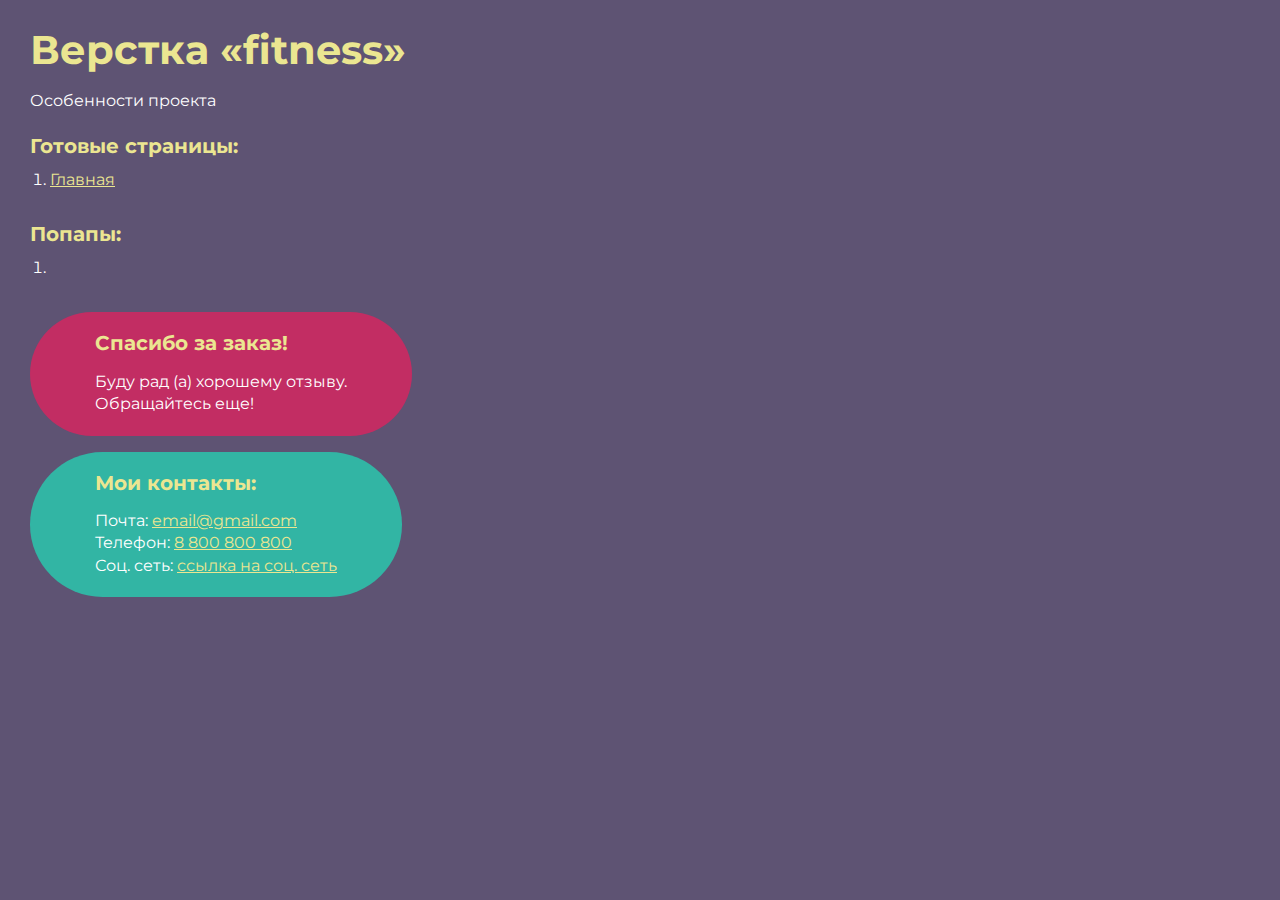
<file: index.html>
<!DOCTYPE html>
<html>

<head>
	<meta charset="UTF-8">
	<meta name="viewport" content="width=device-width, initial-scale=1.0">
	<title>Верстка «fitness»</title>
</head>

<body>
	<div class="rootpage">
		<h1>Верстка «fitness»</h1>
		<div class="rootpage__info">
			Особенности проекта
		</div>
		<h2>Готовые страницы:</h2>
		<ol class="rootpage__list">
			<li><a target="_blank" href="home.html">Главная</a></li>
		</ol>
		<h2>Попапы:</h2>
		<ol class="rootpage__list">
			<li><a target="_blank" href="home.html#"></a></li>
		</ol>
		<div class="rootpage__tnx">
			<h2>Спасибо за заказ!</h2>
			<p>Буду рад (а) хорошему отзыву.</p>
			<p>Обращайтесь еще!</p>
		</div>
		<div class="rootpage__contacts">
			<h2>Мои контакты:</h2>
			<p>Почта: <a href="mailto:email@gmail.com">email@gmail.com</a></p>
			<p>Телефон: <a href="tel:8800800800">8 800 800 800</a></p>
			<p>Соц. сеть: <a href="">ссылка на соц. сеть</a></p>
		</div>
	</div>
</body>
<style>
	@charset "UTF-8";
	@import url("https://fonts.googleapis.com/css?family=Montserrat:regular,700&display=swap");

	*,
	*::before,
	*::after {
		padding: 0px;
		margin: 0px;
		border: 0px;
		box-sizing: border-box;
	}

	html,
	body {
		height: 100%;
		margin: 0;
		padding: 0;
		min-width: 320px;
		width: 100%;
		color: #fff;
		background-color: #5e5373;
	}

	body {
		font-family: Montserrat;
		font-size: 100%;
		line-height: 1;
		font-size: 1rem;
	}

	a {
		text-decoration: underline;
		color: #ebe691
	}

	a:visited {
		text-decoration: underline;
		color: #aaa768;
	}

	a:hover {
		text-decoration: none;
	}

	ul li {
		list-style: none;
	}

	img {
		vertical-align: top;
	}

	.wrapper {
		width: 100%;
		min-height: 100%;
		overflow: hidden;
	}

	.rootpage {
		padding: 30px;
		display: flex;
		flex-direction: column;
		align-items: flex-start;
	}

	@media (max-width: 767px) {
		.rootpage {
			padding: 30px 15px;
		}
	}

	h1 {
		color: #ebe691;
		font-size: 2.5rem;
		margin: 0px 0px 1.25rem 0px;
	}

	@media (max-width: 767px) {
		h1 {
			font-size: 1.85rem;
			margin: 0px 0px 1.25rem 0px;
		}
	}

	h2 {
		color: #ebe691;
		font-size: 1.25rem;
		margin: 0px 0px 1rem 0px;
	}

	@media (max-width: 767px) {
		h2 {
			font-size: 1.125rem;
			margin: 0px 0px 1rem 0px;
		}
	}

	.rootpage__info {
		line-height: 140%;
		margin: 0px 0px 1.5rem 0px;
	}

	.rootpage__list {
		margin: 0px 0px 2.25rem 1.25rem;
	}

	.rootpage__list li:not(:last-child) {
		margin: 0px 0px 15px 0px;
	}

	.rootpage__contacts,
	.rootpage__tnx {
		border-radius: 200px;
		padding: 20px 65px;
		line-height: 140%;
	}

	@media (max-width: 767px) {

		.rootpage__contacts,
		.rootpage__tnx {
			border-radius: 40px;
			padding: 20px;
		}
	}

	.rootpage__contacts {
		background: #32b5a4;

	}

	.rootpage__contacts a {
		color: #ebe691;
	}

	.rootpage__tnx {
		background: #c22d63;
		margin: 0px 0px 1rem 0px;
	}
</style>

</html>
</file>
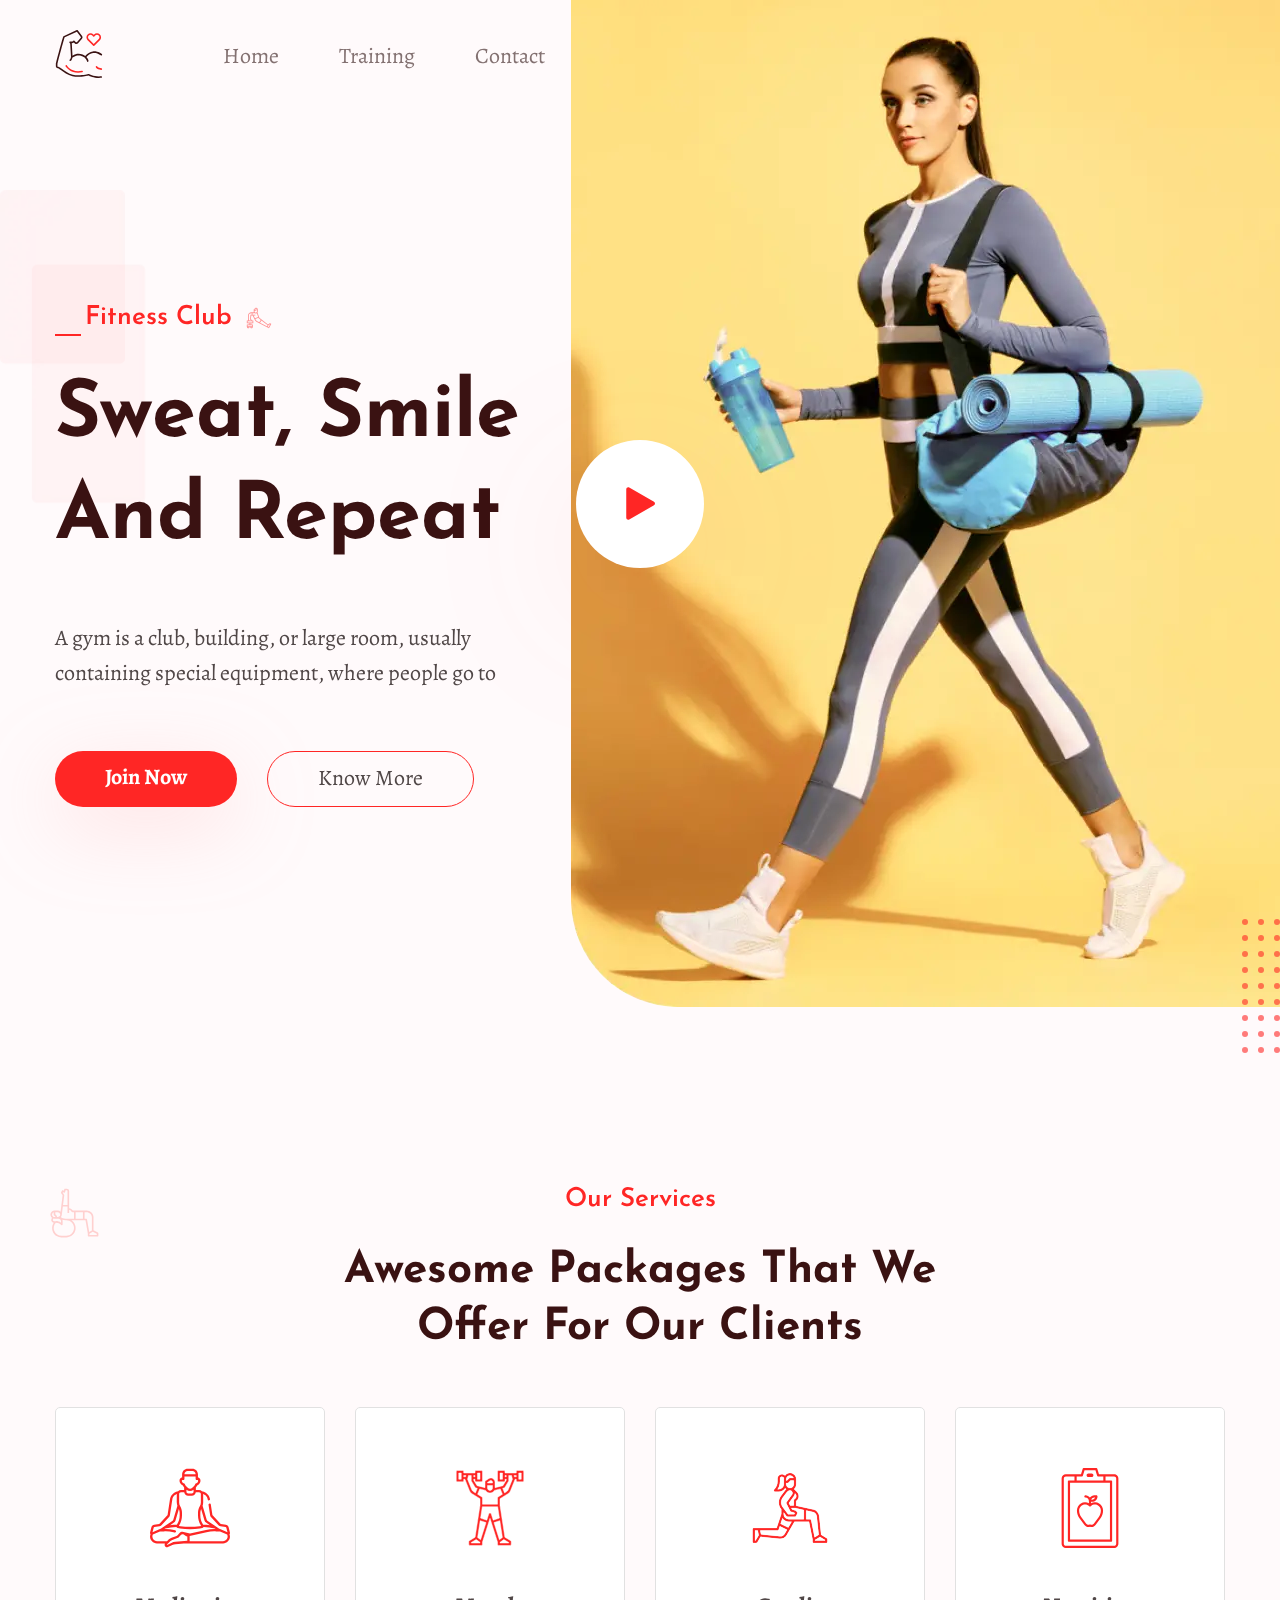
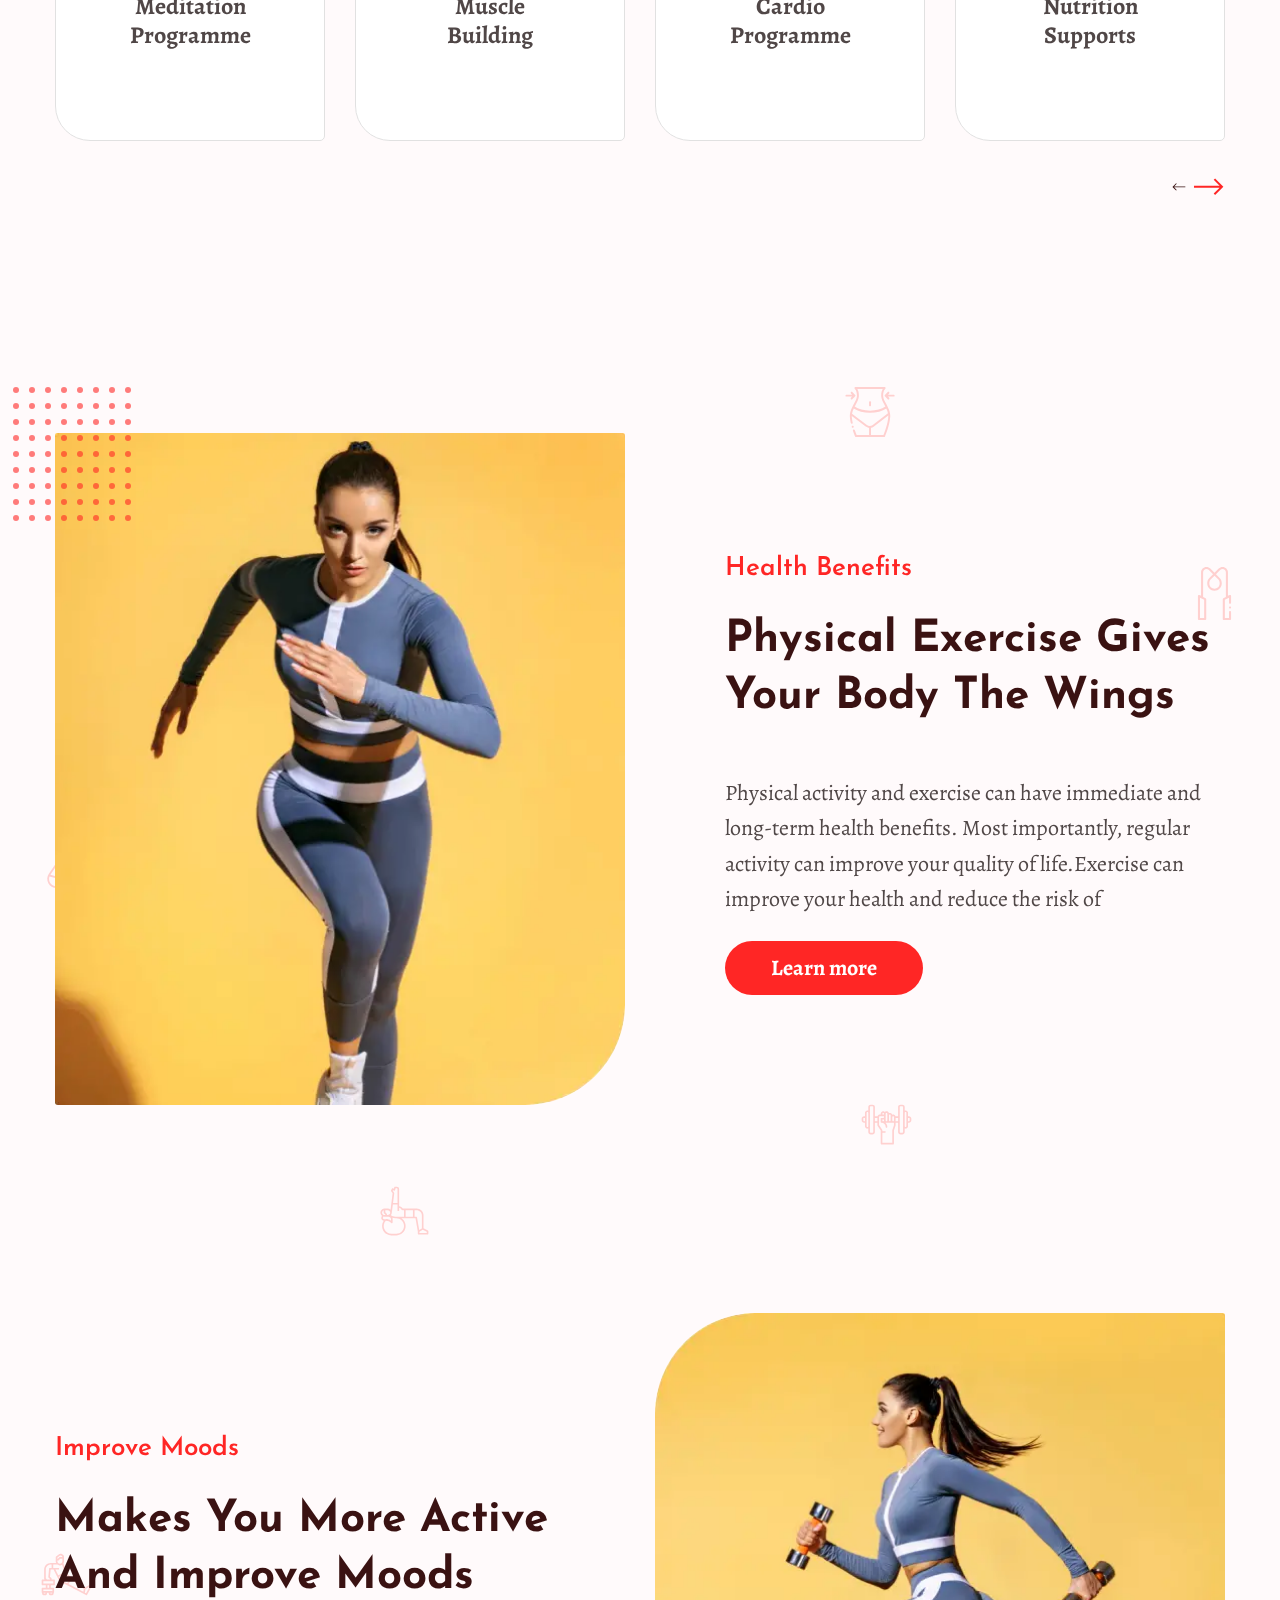
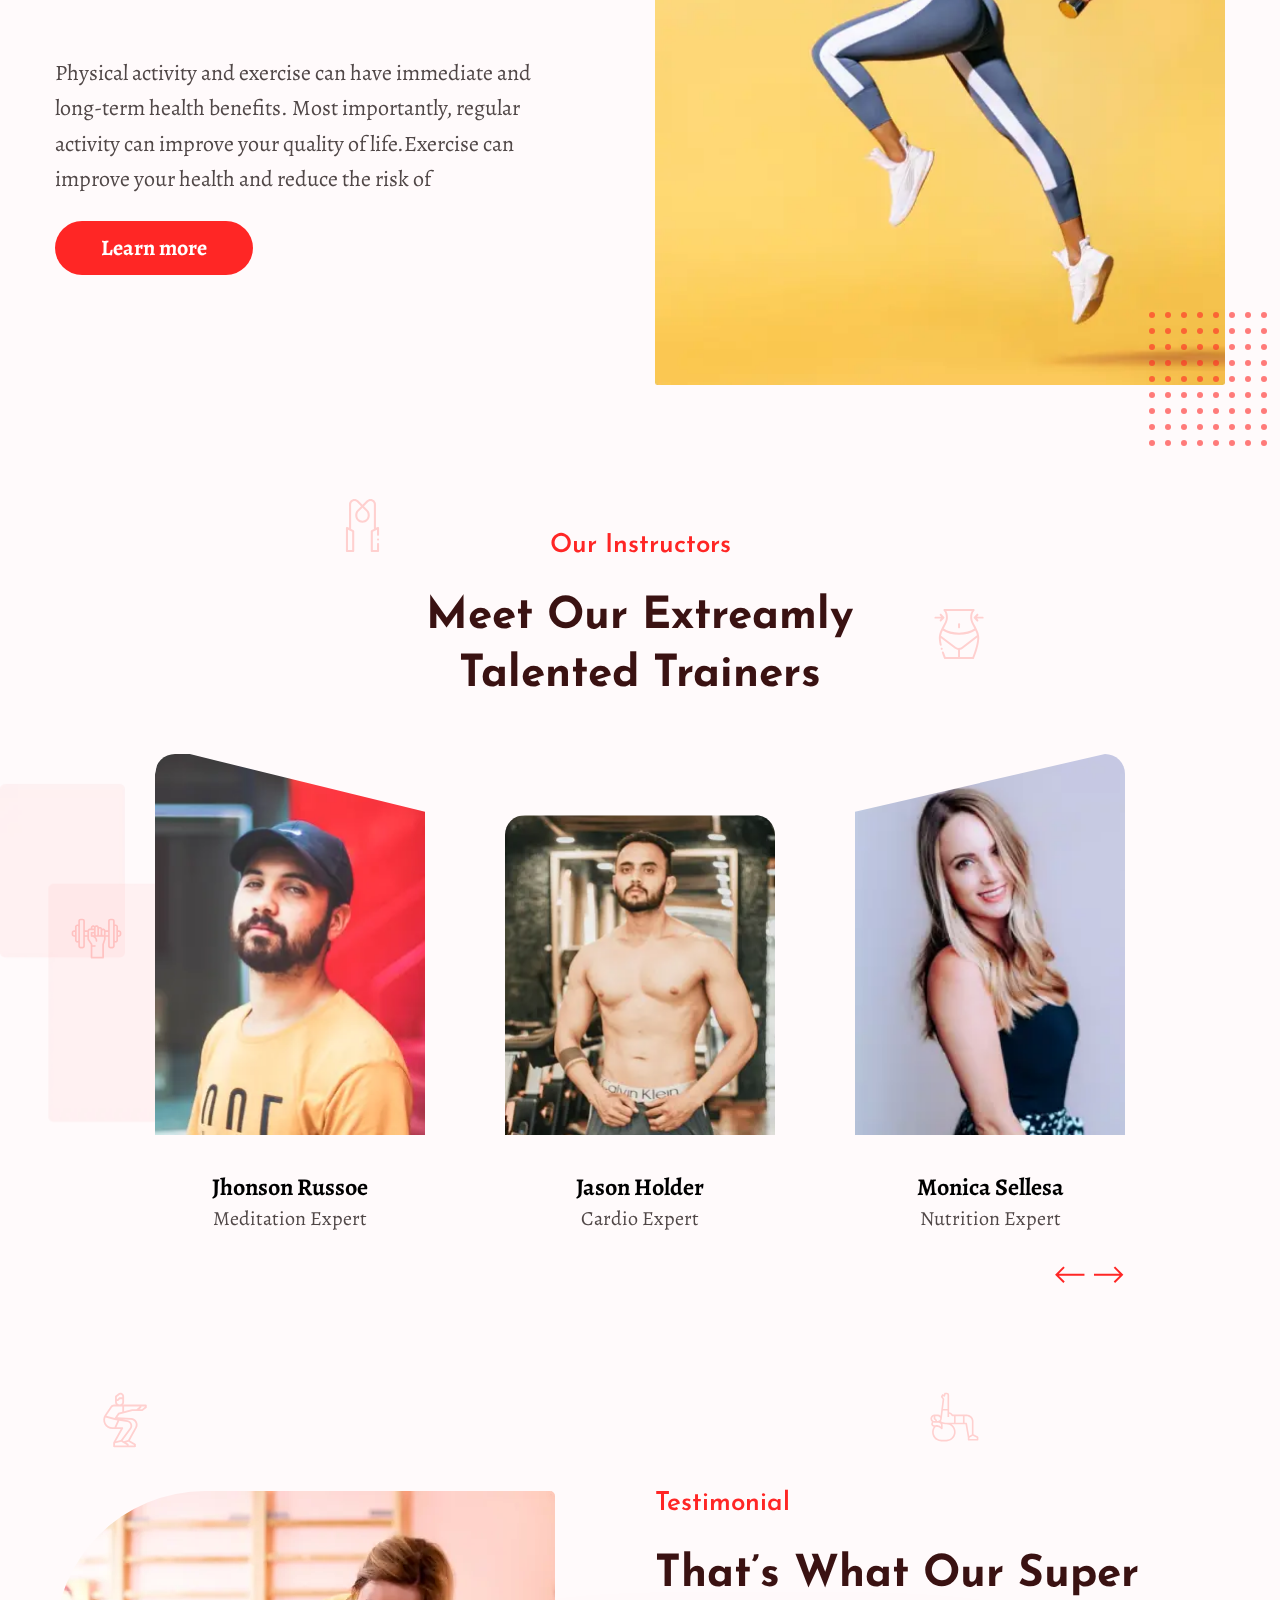
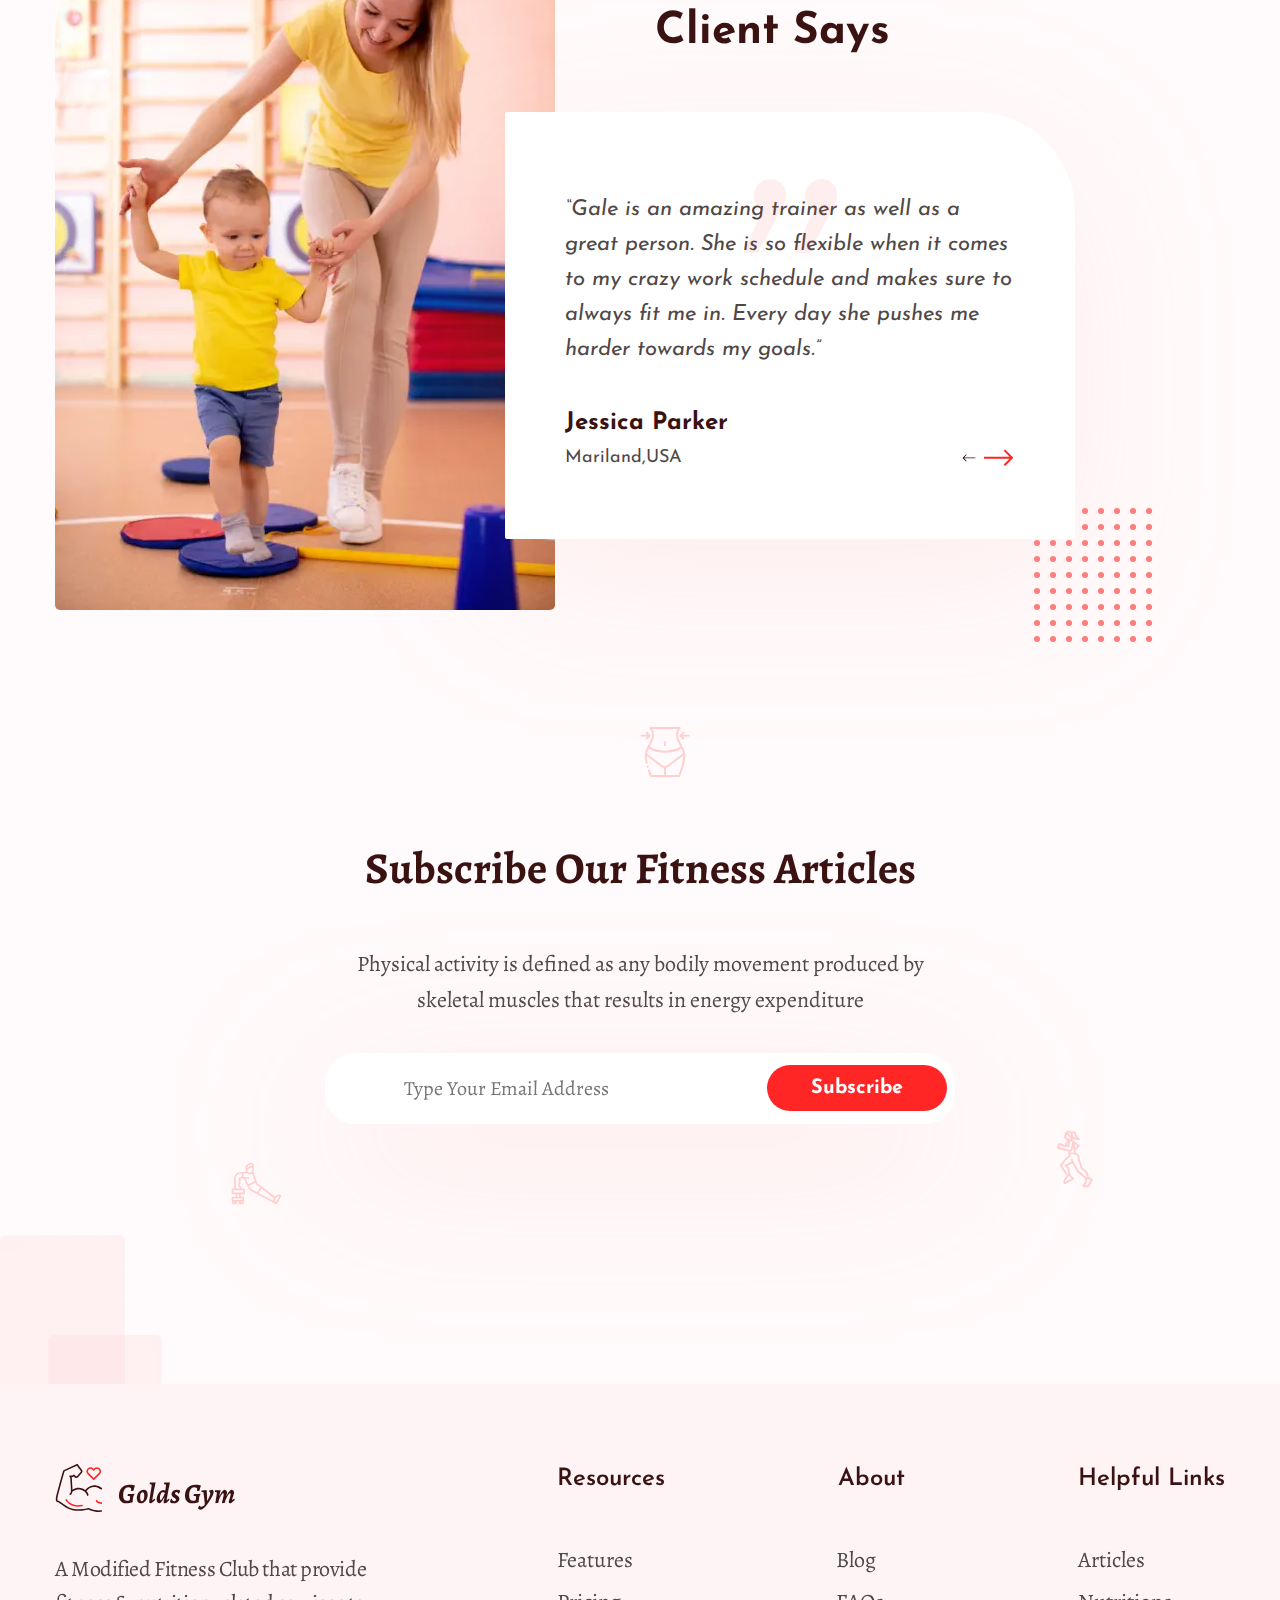
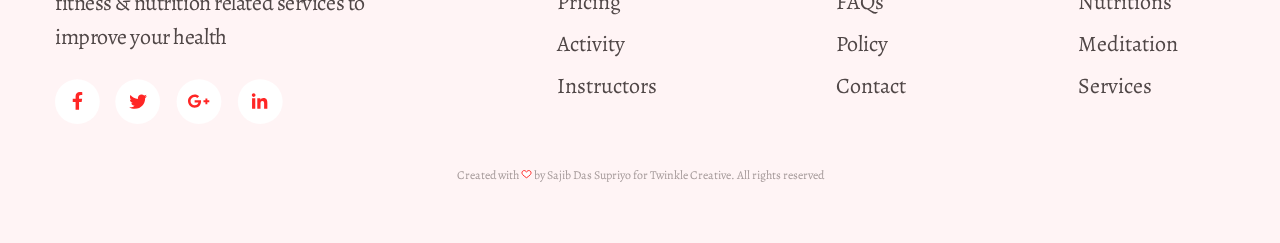
<file: home.html>
<!DOCTYPE html>
<html lang="ru">

<head>
	<title>Главная</title>
	<meta charset="UTF-8">
	<meta name="format-detection" content="telephone=no">
	<!-- <style>body{opacity: 0;}</style> -->
	<link rel="preconnect" href="https://fonts.googleapis.com">
	<link rel="preconnect" href="https://fonts.gstatic.com" crossorigin>
	<link href="https://fonts.googleapis.com/css2?family=Alegreya:wght@400;700&family=Josefin+Sans:wght@600;700&display=swap&_v=20230114164528" rel="stylesheet">
	<link rel="stylesheet" href="css/style.min.css?_v=20230114164528">
	<link rel="shortcut icon" href="favicon.ico">
	<!-- <meta name="robots" content="noindex, nofollow"> -->
	<meta name="viewport" content="width=device-width, initial-scale=1.0">
</head>

<body>
	<div class="wrapper">
		<header class="header" data-lp>
			<div class="header__container">
				<div class="header__inner">
					<a href="#" class="header__logo">
						<svg width="48" height="48" viewBox="0 0 48 48" fill="none" xmlns="http://www.w3.org/2000/svg">
							<g clip-path="url(#clip0_304_127)">
								<path class="heart" d="M38.1859 15.7237C38.3419 15.8797 38.5459 15.9573 38.7499 15.9573C38.9538 15.9573 39.1582 15.8793 39.3142 15.7237L44.8725 10.1653C46.4648 8.57266 46.4648 5.98099 44.8725 4.38834C43.2799 2.79532 40.6878 2.79605 39.0956 4.38834L38.7499 4.73331L38.4049 4.38834C36.8115 2.79568 34.2206 2.79568 32.6279 4.38834C31.8563 5.15994 31.4311 6.1857 31.4311 7.27664C31.4311 8.36758 31.8563 9.39371 32.6279 10.1649L38.1859 15.7237ZM33.7562 5.51663C34.2418 5.03104 34.879 4.78897 35.5162 4.78897C36.1534 4.78897 36.7914 5.0314 37.2766 5.51663L38.1859 6.4263C38.3357 6.57571 38.5385 6.65994 38.7499 6.65994C38.9615 6.65994 39.1644 6.57571 39.3142 6.4263L40.2239 5.51663C41.195 4.54507 42.7738 4.54617 43.7442 5.51663C44.7147 6.48709 44.7147 8.06656 43.7442 9.03702L38.7499 14.031L33.7562 9.03702C33.286 8.5668 33.0267 7.94131 33.0267 7.27701C33.0271 6.61197 33.286 5.98648 33.7562 5.51663Z" fill="#FF2625" />
								<path d="M46.2329 46.2799C39.4129 47.0365 34.0044 44.0167 33.9502 43.9864C33.7667 43.8816 33.5492 43.8534 33.3452 43.9094C33.2591 43.9325 24.6806 46.232 17.7713 44.6983C13.464 43.7406 9.40121 40.7066 6.43454 38.4914C6.0361 38.194 5.65854 37.9116 5.30405 37.6527C4.81992 37.2986 4.05014 37.0042 3.37155 36.7442C3.06686 36.6277 2.64938 36.4677 2.55966 36.4116C2.48203 36.3509 2.43954 36.2615 2.43954 36.1593V34.31C2.478 32.8466 8.61349 10.3294 9.56491 7.46487C9.58835 7.43118 9.6799 7.36489 9.74728 7.33303L21.8894 1.78713L25.8148 6.89761C26.0085 7.16238 25.9902 7.53262 25.7719 7.77688L21.893 12.1253C21.6392 12.4102 21.2119 12.4413 20.9467 12.2197L19.3783 10.7736C19.1944 10.6044 18.933 10.5484 18.688 10.5934C18.4422 10.6374 18.2225 10.8124 18.109 11.0351C17.9779 11.2932 16.7903 11.6096 15.5788 11.6188L15.1841 11.5789C14.8676 11.5412 14.5608 11.7063 14.4062 11.985C14.2509 12.2637 14.2773 12.6079 14.4721 12.8606C14.8091 13.296 15.0716 13.6458 15.2203 13.8465L15.9967 27.0436C15.5155 28.9179 15.0746 29.4503 14.9651 29.5569C14.6417 29.6591 14.407 29.9612 14.407 30.3179C14.407 30.7584 14.7644 31.1159 15.2049 31.1159C16.1098 31.1159 16.8789 29.9268 17.4963 27.6054C23.8424 22.8571 29.3806 27.3384 29.8149 27.7072C31.8305 29.7301 31.9554 31.0738 31.9594 31.1334C31.969 31.5656 32.3224 31.9135 32.7574 31.9135C33.198 31.9135 33.5554 31.5564 33.5554 31.1159C33.5554 30.9324 33.4887 29.3581 31.4237 27.0835C33.3712 24.6892 35.5886 23.3101 38.0308 23.0098C42.2415 22.4912 45.781 25.3228 45.8165 25.351C46.1585 25.6293 46.6602 25.578 46.9386 25.2367C47.2169 24.8958 47.1667 24.3941 46.8261 24.1154C46.6613 23.981 42.7433 20.829 37.8521 21.4241C34.9931 21.7709 32.4267 23.317 30.2144 26.0233C28.4189 24.8024 23.2707 22.039 17.5132 25.6531L16.799 13.5165C16.7917 13.3854 16.7514 13.2583 16.683 13.1466C17.3971 13.062 18.2474 12.8756 18.8641 12.4699L19.8921 13.4173C20.849 14.2204 22.2505 14.1204 23.0832 13.188L26.9621 8.83926C27.6777 8.03762 27.7374 6.82546 27.0918 5.94143L22.7675 0.311669C22.542 0.0176013 22.1428 -0.0823742 21.8033 0.0721667L9.09396 5.87734C8.96103 5.93557 8.28683 6.26186 8.06528 6.92837C7.61337 8.28481 0.843964 32.4265 0.843964 34.3074V36.1597C0.843964 36.7541 1.11093 37.3037 1.57565 37.6681C1.8082 37.8501 2.15573 37.9878 2.80136 38.2346C3.3287 38.4368 4.05051 38.7125 4.36215 38.9407C4.71298 39.197 5.08578 39.4757 5.47983 39.7702C8.56222 42.0722 12.7835 45.2245 17.4256 46.2561C24.0339 47.7246 31.7913 45.9492 33.4539 45.5303C34.5643 46.1041 38.638 48 43.9712 48C44.7581 48 45.573 47.959 46.409 47.8656C46.847 47.8173 47.1623 47.4225 47.114 46.9849C47.0649 46.5462 46.669 46.2283 46.2329 46.2799Z" fill="#3A1212" />
								<path d="M42.3249 36.6121C42.2809 36.2129 41.9429 35.9023 41.5316 35.9023C41.0911 35.9023 40.7337 36.2598 40.7337 36.7003C40.7337 37.2332 41.1274 39.0375 46.1877 39.8805C46.232 39.8878 46.2763 39.8915 46.3195 39.8915C46.7026 39.8915 47.0406 39.615 47.1058 39.225C47.1779 38.7903 46.8842 38.3794 46.4499 38.3065C42.9112 37.7169 42.3721 36.7183 42.3249 36.6121Z" fill="#FF2625" />
								<path d="M27.006 40.7073C16.5562 42.9456 12.0844 35.7957 11.8995 35.4906C11.6713 35.1138 11.1824 34.9926 10.8056 35.2189C10.4277 35.4456 10.3054 35.9356 10.532 36.3135C10.5848 36.401 11.8544 38.4852 14.5691 40.2605C16.4398 41.4833 19.2922 42.7292 23.1502 42.7292C24.4352 42.7292 25.8316 42.5911 27.34 42.2681C27.7711 42.1758 28.0457 41.7514 27.9534 41.3207C27.8608 40.8901 27.4371 40.6143 27.006 40.7073Z" fill="#FF2625" />
							</g>
						</svg>
					</a>
					<div class="header__menu menu">
						<nav class="menu__body">
							<ul class="menu__list">
								<li class="menu__item"><a href="#" class="menu__link">Home</a></li>
								<li class="menu__item">
									<a href="#" class="menu__link">Training</a>
								</li>
								<li class="menu__item">
									<a href="#" class="menu__link">Contact</a>
								</li>
							</ul>
						</nav>
					</div>
					<button type="button" class="menu__icon icon-menu"><span></span></button>
				</div>
			</div>
		</header>

		<main class="page">
			<section class="page__promo promo">
				<div class="promo__container">
					<div class="promo__inner">
						<div class="promo-info">
							<div class="block-head promo__head">
								<h2 class="block-head__title">Fitness Club</h2>
								<h1 class="block-head__subtitle">Sweat, Smile And Repeat</h1>
							</div>
							<div class="promo-info__text">
								A gym is a club, building, or large room, usually containing
								special equipment, where people go to
							</div>
							<div class="promo-info__btns">
								<a href="#" class="promo-info__btn promo-info__btn--red">Join Now</a>
								<a href="#" class="promo-info__btn promo-info__btn--transp">Know More</a>
							</div>
						</div>
						<div class="promo-play">
							<button type="button" class="promo-play__btn" data-popup=".popup__video" data-popup-youtube="6S5Zw2WuyFE">
								<img src="img/icons/play.svg" alt="play" />
							</button>
						</div>
						<div class="promo-img">
							<picture><source srcset="img/promo.webp" type="image/webp"><img src="img/promo.jpg" alt="img" class="promo-img__item" /></picture>
						</div>
					</div>
					<div class="promo-exercise">
						<div class="promo-exercise__text">Exercise</div>
					</div>
					<div class="promo-dotts">
						<svg width="118" height="134" viewBox="0 0 118 134" fill="none" xmlns="http://www.w3.org/2000/svg">
							<circle cx="3" cy="3" r="3" fill="#FF2625" fill-opacity="0.6" />
							<circle cx="19" cy="3" r="3" fill="#FF2625" fill-opacity="0.6" />
							<circle cx="35" cy="3" r="3" fill="#FF2625" fill-opacity="0.6" />
							<circle cx="51" cy="3" r="3" fill="#FF2625" fill-opacity="0.6" />
							<circle cx="67" cy="3" r="3" fill="#FF2625" fill-opacity="0.6" />
							<circle cx="83" cy="3" r="3" fill="#FF2625" fill-opacity="0.6" />
							<circle cx="99" cy="3" r="3" fill="#FF2625" fill-opacity="0.6" />
							<circle cx="115" cy="3" r="3" fill="#FF2625" fill-opacity="0.6" />
							<circle cx="3" cy="19" r="3" fill="#FF2625" fill-opacity="0.6" />
							<circle cx="19" cy="19" r="3" fill="#FF2625" fill-opacity="0.6" />
							<circle cx="35" cy="19" r="3" fill="#FF2625" fill-opacity="0.6" />
							<circle cx="51" cy="19" r="3" fill="#FF2625" fill-opacity="0.6" />
							<circle cx="67" cy="19" r="3" fill="#FF2625" fill-opacity="0.6" />
							<circle cx="83" cy="19" r="3" fill="#FF2625" fill-opacity="0.6" />
							<circle cx="99" cy="19" r="3" fill="#FF2625" fill-opacity="0.6" />
							<circle cx="115" cy="19" r="3" fill="#FF2625" fill-opacity="0.6" />
							<circle cx="3" cy="35" r="3" fill="#FF2625" fill-opacity="0.6" />
							<circle cx="19" cy="35" r="3" fill="#FF2625" fill-opacity="0.6" />
							<circle cx="35" cy="35" r="3" fill="#FF2625" fill-opacity="0.6" />
							<circle cx="51" cy="35" r="3" fill="#FF2625" fill-opacity="0.6" />
							<circle cx="67" cy="35" r="3" fill="#FF2625" fill-opacity="0.6" />
							<circle cx="83" cy="35" r="3" fill="#FF2625" fill-opacity="0.6" />
							<circle cx="99" cy="35" r="3" fill="#FF2625" fill-opacity="0.6" />
							<circle cx="115" cy="35" r="3" fill="#FF2625" fill-opacity="0.6" />
							<circle cx="3" cy="51" r="3" fill="#FF2625" fill-opacity="0.6" />
							<circle cx="19" cy="51" r="3" fill="#FF2625" fill-opacity="0.6" />
							<circle cx="35" cy="51" r="3" fill="#FF2625" fill-opacity="0.6" />
							<circle cx="51" cy="51" r="3" fill="#FF2625" fill-opacity="0.6" />
							<circle cx="67" cy="51" r="3" fill="#FF2625" fill-opacity="0.6" />
							<circle cx="83" cy="51" r="3" fill="#FF2625" fill-opacity="0.6" />
							<circle cx="99" cy="51" r="3" fill="#FF2625" fill-opacity="0.6" />
							<circle cx="115" cy="51" r="3" fill="#FF2625" fill-opacity="0.6" />
							<circle cx="3" cy="67" r="3" fill="#FF2625" fill-opacity="0.6" />
							<circle cx="19" cy="67" r="3" fill="#FF2625" fill-opacity="0.6" />
							<circle cx="35" cy="67" r="3" fill="#FF2625" fill-opacity="0.6" />
							<circle cx="51" cy="67" r="3" fill="#FF2625" fill-opacity="0.6" />
							<circle cx="67" cy="67" r="3" fill="#FF2625" fill-opacity="0.6" />
							<circle cx="83" cy="67" r="3" fill="#FF2625" fill-opacity="0.6" />
							<circle cx="99" cy="67" r="3" fill="#FF2625" fill-opacity="0.6" />
							<circle cx="115" cy="67" r="3" fill="#FF2625" fill-opacity="0.6" />
							<circle cx="3" cy="83" r="3" fill="#FF2625" fill-opacity="0.6" />
							<circle cx="19" cy="83" r="3" fill="#FF2625" fill-opacity="0.6" />
							<circle cx="35" cy="83" r="3" fill="#FF2625" fill-opacity="0.6" />
							<circle cx="51" cy="83" r="3" fill="#FF2625" fill-opacity="0.6" />
							<circle cx="67" cy="83" r="3" fill="#FF2625" fill-opacity="0.6" />
							<circle cx="83" cy="83" r="3" fill="#FF2625" fill-opacity="0.6" />
							<circle cx="99" cy="83" r="3" fill="#FF2625" fill-opacity="0.6" />
							<circle cx="115" cy="83" r="3" fill="#FF2625" fill-opacity="0.6" />
							<circle cx="3" cy="99" r="3" fill="#FF2625" fill-opacity="0.6" />
							<circle cx="19" cy="99" r="3" fill="#FF2625" fill-opacity="0.6" />
							<circle cx="35" cy="99" r="3" fill="#FF2625" fill-opacity="0.6" />
							<circle cx="51" cy="99" r="3" fill="#FF2625" fill-opacity="0.6" />
							<circle cx="67" cy="99" r="3" fill="#FF2625" fill-opacity="0.6" />
							<circle cx="83" cy="99" r="3" fill="#FF2625" fill-opacity="0.6" />
							<circle cx="99" cy="99" r="3" fill="#FF2625" fill-opacity="0.6" />
							<circle cx="115" cy="99" r="3" fill="#FF2625" fill-opacity="0.6" />
							<circle cx="3" cy="115" r="3" fill="#FF2625" fill-opacity="0.6" />
							<circle cx="19" cy="115" r="3" fill="#FF2625" fill-opacity="0.6" />
							<circle cx="35" cy="115" r="3" fill="#FF2625" fill-opacity="0.6" />
							<circle cx="51" cy="115" r="3" fill="#FF2625" fill-opacity="0.6" />
							<circle cx="67" cy="115" r="3" fill="#FF2625" fill-opacity="0.6" />
							<circle cx="83" cy="115" r="3" fill="#FF2625" fill-opacity="0.6" />
							<circle cx="99" cy="115" r="3" fill="#FF2625" fill-opacity="0.6" />
							<circle cx="115" cy="115" r="3" fill="#FF2625" fill-opacity="0.6" />
							<circle cx="3" cy="131" r="3" fill="#FF2625" fill-opacity="0.6" />
							<circle cx="19" cy="131" r="3" fill="#FF2625" fill-opacity="0.6" />
							<circle cx="35" cy="131" r="3" fill="#FF2625" fill-opacity="0.6" />
							<circle cx="51" cy="131" r="3" fill="#FF2625" fill-opacity="0.6" />
							<circle cx="67" cy="131" r="3" fill="#FF2625" fill-opacity="0.6" />
							<circle cx="83" cy="131" r="3" fill="#FF2625" fill-opacity="0.6" />
							<circle cx="99" cy="131" r="3" fill="#FF2625" fill-opacity="0.6" />
							<circle cx="115" cy="131" r="3" fill="#FF2625" fill-opacity="0.6" />
						</svg>
					</div>
				</div>
			</section>
			<section class="page__services services">
				<div class="services__icon" data-prlx-mouse data-prlx-cx="20" data-prlx-cy="20" data-prlx-a="200" data-prlx-dxr data-prlx-dyr>
					<img src="img/services/services-bg.svg" alt="img" />
				</div>
				<div class="services__container">
					<div class="block-head services__head">
						<h2 class="block-head__title">Our Services</h2>
						<h3 class="block-head__subtitle">
							Awesome Packages That We Offer For Our Clients
						</h3>
					</div>
					<!-- Оболочка слайдера -->
					<div class="services__slider swiper">
						<!-- Двигающееся часть слайдера -->
						<div class="services__wrapper swiper-wrapper">
							<!-- Слайд -->
							<div class="services__slide swiper-slide">
								<div class="services__slide-body">
									<div class="services__slide-img">
										<svg class="item-1" width="63" height="63" viewBox="0 0 63 63" fill="none" xmlns="http://www.w3.org/2000/svg">
											<g clip-path="url(#clip0_304_152)">
												<path d="M62.9497 50.6967L61.8139 46.3538C61.5657 45.4037 60.7754 44.7124 59.8007 44.5923L55.7507 44.094C55.6503 44.0817 55.5573 44.0338 55.4885 43.9594L49.3278 37.2751C49.2371 37.1768 49.1783 37.0549 49.158 36.9223L47.889 28.6943C47.812 28.1944 47.3454 27.8521 46.8441 27.9286C46.3442 28.0057 46.0014 28.4736 46.0785 28.9735L47.3475 37.2014C47.4235 37.6951 47.6427 38.1499 47.981 38.5168L54.1414 45.2008C54.5039 45.5942 54.996 45.8469 55.527 45.9123L59.577 46.4106C59.8019 46.4383 59.9842 46.5978 60.0416 46.817L61.0215 50.5634L55.1594 48.1153C54.7349 47.938 54.327 47.7167 53.947 47.4577L45.1706 41.4758C44.9261 41.3092 44.7454 41.061 44.6623 40.7771L41.4288 29.7536C41.7241 28.9165 41.8776 28.0318 41.8776 27.1375C41.8776 27.1375 41.8761 20.4849 41.8733 20.4288C42.2129 20.5778 42.5377 20.7606 42.8388 20.979L43.3428 21.3446C44.4586 22.1541 45.219 23.3999 45.4292 24.7625C45.5978 25.9439 47.4378 25.6521 47.2397 24.4832C46.9555 22.6409 45.9273 20.9564 44.4186 19.8618L43.9146 19.4962C43.0177 18.8454 41.9704 18.4167 40.8764 18.2442C40.2867 17.6744 39.4849 17.3227 38.6022 17.3227H36.1179V15.3918C36.1179 15.3889 36.1175 15.3861 36.1174 15.3831C36.5478 14.9061 36.9076 14.3635 37.1769 13.7793C38.0086 13.5191 38.7751 12.8424 39.2646 11.9058C39.6475 11.1728 39.8089 10.3667 39.7192 9.63596C39.6155 8.79223 39.1784 8.11116 38.5201 7.76712C38.2817 7.6426 38.0257 7.5668 37.7599 7.53961V7.52472V4.91207C37.7599 2.5065 35.8029 0.549316 33.3973 0.549316H29.6514C27.2458 0.549316 25.2887 2.5065 25.2887 4.91207V7.52484V7.53456C25.0061 7.5572 24.7336 7.63472 24.4801 7.76712C23.8218 8.11116 23.3848 8.79223 23.281 9.63596C23.1912 10.3667 23.3526 11.1729 23.7357 11.9058C24.2303 12.8525 25.0294 13.5423 25.8777 13.7922C26.1363 14.3496 26.4767 14.8691 26.8825 15.3295V17.3228H24.3982C23.5154 17.3228 22.7137 17.6745 22.1241 18.2442C21.0302 18.4166 19.9827 18.8455 19.0856 19.4963L18.5817 19.8619C17.0729 20.9565 16.0446 22.641 15.7605 24.4834L13.8421 36.9226C13.8217 37.0549 13.763 37.1769 13.6723 37.2754L7.51158 43.9596C7.44304 44.034 7.3499 44.0818 7.24949 44.0941L3.19965 44.5925C2.22512 44.7124 1.43479 45.4037 1.18636 46.3538L0.050636 50.6968C-0.0810241 51.2003 0.0495286 51.7225 0.391107 52.1016C0.160886 52.7106 0.0399309 53.358 0.0399309 54.0159C0.0399309 57.0027 2.46998 59.4328 5.45682 59.4328H11.7396C11.5101 59.9333 11.4462 60.5046 11.5773 61.0543C11.8085 62.1446 13.1094 62.7745 14.1078 62.2775L17.6184 60.6405C18.3995 60.2763 19.2311 60.0551 20.0904 59.9833L26.6189 59.4329H57.5437C60.5305 59.4329 62.9606 57.0028 62.9606 54.016C62.9606 53.3594 62.8386 52.712 62.6084 52.1028C62.9506 51.7234 63.0815 51.2007 62.9497 50.6967ZM44.1387 42.9897L47.1102 45.015C45.3868 44.7772 43.6474 44.6562 41.9056 44.6562C41.893 44.6562 41.8807 44.6576 41.8681 44.658L41.529 44.0977C40.29 42.0502 39.6352 39.7032 39.6352 37.3102V35.3347C39.6352 34.266 39.8445 33.2105 40.2449 32.2269L42.9042 41.2928C43.1066 41.9825 43.5449 42.585 44.1387 42.9897ZM28.7145 17.0991C29.5287 17.7788 30.5263 18.1198 31.5243 18.1198C32.5026 18.1198 33.4805 17.7921 34.2857 17.1391V18.7114C34.2857 19.4464 33.6877 20.0444 32.9527 20.0444H30.0475C29.3125 20.0444 28.7145 19.4464 28.7145 18.7114V17.0991ZM29.6514 2.38136H33.3973C34.7927 2.38136 35.9279 3.51671 35.9279 4.91207V4.9507H27.1207V4.91207C27.1207 3.51659 28.2561 2.38136 29.6514 2.38136ZM25.3595 11.0575C25.15 10.6565 25.0552 10.2198 25.0995 9.85953C25.1244 9.37288 25.4804 9.26202 25.8052 9.45323C26.0891 9.5908 26.4238 9.57271 26.6911 9.40512C26.9585 9.23765 27.1208 8.94431 27.1208 8.62894V6.78275H35.928V8.60606C35.928 8.91736 36.0861 9.20739 36.3479 9.37608C36.6096 9.54466 36.939 9.5689 37.2226 9.44019C37.536 9.26263 37.8778 9.39023 37.901 9.85941C37.9453 10.2197 37.8505 10.6564 37.641 11.0574C37.3101 11.6907 36.7967 12.043 36.4607 12.0638C36.0966 12.0863 35.7805 12.3227 35.6561 12.6656C35.4197 13.3169 35.0308 13.9138 34.5311 14.3916L33.2943 15.5746C32.302 16.5239 30.747 16.5238 29.7546 15.5746L28.5179 14.3916C28.0184 13.9139 27.6295 13.3173 27.3931 12.6659C27.2647 12.3121 26.9331 12.0729 26.5569 12.0628C26.218 12.0536 25.698 11.7054 25.3595 11.0575ZM24.3982 19.1549H26.9142C27.1307 20.6907 28.4529 21.8764 30.0475 21.8764H32.9527C34.5474 21.8764 35.8697 20.6909 36.086 19.1549H38.6021C39.3978 19.1549 40.0454 19.8023 40.0454 20.5981V27.1376C40.0454 28.2169 39.7551 29.2783 39.2057 30.2072C38.2882 31.7589 37.8031 33.532 37.8031 35.3348V37.3103C37.8031 40.0376 38.5495 42.7127 39.9615 45.0463L40.3012 45.6074L39.0996 45.7795C34.0571 46.502 28.9435 46.5022 23.9009 45.7795L22.6993 45.6074L23.0389 45.0461C24.451 42.7127 25.1972 40.0376 25.1972 37.3102V35.3347C25.1972 33.532 24.7122 31.7589 23.7946 30.2071C23.2453 29.278 22.9549 28.2166 22.9549 27.1375V20.598C22.9548 19.8023 23.6023 19.1549 24.3982 19.1549ZM21.4714 44.0977L21.1323 44.658C21.1197 44.6576 21.1074 44.6561 21.0946 44.6561C19.3516 44.6561 17.6114 44.779 15.8869 45.0171L18.8617 42.9895C19.4555 42.5848 19.8939 41.9823 20.0961 41.2926L22.7554 32.2267C23.1558 33.2103 23.3651 34.2659 23.3651 35.3345V37.3101C23.3652 39.7033 22.7103 42.0503 21.4714 44.0977ZM2.95873 46.8173C3.01607 46.598 3.19842 46.4384 3.42347 46.4109L7.47331 45.9125C8.00426 45.8472 8.49633 45.5946 8.85882 45.2012L15.0195 38.5169C15.3579 38.1499 15.5768 37.695 15.653 37.2017L17.5714 24.7626C17.7814 23.4001 18.542 22.1544 19.6578 21.3447L20.1617 20.9792C20.4628 20.7607 20.7876 20.5779 21.1273 20.4289C21.1245 20.4849 21.123 27.1376 21.123 27.1376C21.123 28.032 21.2766 28.9167 21.5719 29.7537L18.3384 40.7771C18.255 41.061 18.0745 41.3092 17.83 41.4758L9.05348 47.4577C8.67351 47.7167 8.26561 47.938 7.8411 48.1152L1.97915 50.5634L2.95873 46.8173ZM1.87185 54.0159C1.87185 53.467 1.99933 52.9296 2.23902 52.4403L7.84344 50.0995L10.9384 49.9324C13.4742 49.7954 16.0165 50.0111 18.4934 50.5728C18.6465 50.6001 19.4859 50.8185 19.6255 50.8063C20.0438 50.8063 20.4215 50.5179 20.518 50.0928C20.63 49.5994 20.3208 49.1088 19.8275 48.9968L18.8987 48.7861C16.4372 48.2278 13.9158 47.9905 11.3949 48.0786L12.0417 47.6378C14.8973 46.9011 17.8367 46.5157 20.7858 46.4906C20.7886 46.4967 20.7903 46.5033 20.7933 46.5094C21.008 46.9632 21.433 47.2766 21.9298 47.3477L23.6408 47.5928C26.2483 47.9664 28.8742 48.1532 31.4999 48.1532C34.1259 48.1532 36.7516 47.9664 39.3591 47.5928L41.07 47.3477C41.5669 47.2765 41.9919 46.9631 42.2067 46.5095C42.2097 46.5034 42.2114 46.4969 42.2144 46.4906C45.1632 46.5158 48.1024 46.9011 50.9581 47.6376L51.6052 48.0786C49.0844 47.9907 46.5631 48.2278 44.1015 48.7861L31.5001 51.6445L27.2584 50.6824C25.9083 49.9246 24.1994 50.1822 23.1378 51.3272L21.5175 53.0746C21.3503 53.2548 21.1396 53.394 20.9082 53.4771L16.9925 54.8808C16.1893 55.1687 15.4698 55.614 14.8537 56.2045L13.3967 57.6007H5.4567C3.48008 57.6007 1.87185 55.9926 1.87185 54.0159ZM19.9371 58.1575C18.8622 58.2475 17.8216 58.5242 16.8441 58.98L13.3545 60.6073C13.3097 60.3852 13.3819 60.1525 13.5462 59.9951L16.1213 57.5273C16.5504 57.1161 17.0515 56.806 17.6108 56.6054L21.5265 55.2017C22.0333 55.02 22.4948 54.7153 22.8609 54.3204L24.4812 52.573C25.0064 52.0009 25.8752 51.9298 26.5047 52.3635L27.9556 53.2696C28.3856 53.5382 28.849 53.7513 29.3327 53.9029L29.3947 53.9224V57.3602L19.9371 58.1575ZM57.5435 57.6007H31.2268V53.5852L44.5068 50.5729C46.9839 50.0111 49.5256 49.7955 52.0618 49.9326C52.0618 49.9326 55.1012 50.0939 55.1371 50.0915L60.762 52.4408C61.0015 52.9301 61.1285 53.4685 61.1285 54.016C61.1285 55.9926 59.5203 57.6007 57.5435 57.6007Z" fill="#FF2625" />
											</g>
											<defs>
												<clipPath id="clip0_304_152">
													<rect width="63" height="63" fill="white" />
												</clipPath>
											</defs>
										</svg>
									</div>
									<h3 class="services__slide-title">Meditation Programme</h3>
									<a href="#" class="services__slide-link">Learn more</a>
								</div>
							</div>
							<div class="services__slide swiper-slide">
								<div class="services__slide-body">
									<div class="services__slide-img">
										<svg class="item-2" width="67" height="67" viewBox="0 0 67 67" fill="none" xmlns="http://www.w3.org/2000/svg">
											<path d="M10.4688 2.09375H6.28125C6.0036 2.09375 5.73733 2.20405 5.541 2.40038C5.34467 2.5967 5.23438 2.86298 5.23438 3.14062V10.4688C5.23438 10.7464 5.34467 11.0127 5.541 11.209C5.73733 11.4053 6.0036 11.5156 6.28125 11.5156H10.4688C10.7464 11.5156 11.0127 11.4053 11.209 11.209C11.4053 11.0127 11.5156 10.7464 11.5156 10.4688V9.42188H12.5656C12.5645 9.55487 12.5889 9.68684 12.6374 9.81068L16.3167 19.0089C16.7274 20.0421 17.4584 20.9164 18.4024 21.5037L25.125 25.7052V31.3262L21.0244 57.9802L16.2114 60.8679C16.0564 60.961 15.9281 61.0925 15.839 61.2499C15.7499 61.4072 15.7031 61.5849 15.7031 61.7656V63.8594C15.7031 64.137 15.8134 64.4033 16.0098 64.5996C16.2061 64.796 16.4724 64.9062 16.75 64.9062H26.1719C26.4495 64.9062 26.7158 64.796 26.9121 64.5996C27.1084 64.4033 27.2187 64.137 27.2188 63.8594V61.9282L33.5 42.1871L39.7812 61.9282V63.8594C39.7813 64.137 39.8915 64.4033 40.0879 64.5996C40.2842 64.796 40.5505 64.9062 40.8281 64.9062H50.25C50.5276 64.9062 50.7939 64.796 50.9902 64.5996C51.1866 64.4033 51.2969 64.137 51.2969 63.8594V61.7656C51.2969 61.5849 51.25 61.4072 51.161 61.2499C51.0719 61.0925 50.9436 60.961 50.7886 60.8679L45.9756 57.9802L41.875 31.3262V25.7052L48.5976 21.5036C49.5416 20.9164 50.2726 20.042 50.6833 19.0089L54.3626 9.81068C54.4111 9.68684 54.4355 9.55487 54.4344 9.42188H55.4844V10.4688C55.4844 10.7464 55.5947 11.0127 55.791 11.209C55.9873 11.4053 56.2536 11.5156 56.5312 11.5156H60.7188C60.9964 11.5156 61.2627 11.4053 61.459 11.209C61.6553 11.0127 61.7656 10.7464 61.7656 10.4688V3.14062C61.7656 2.86298 61.6553 2.5967 61.459 2.40038C61.2627 2.20405 60.9964 2.09375 60.7188 2.09375H56.5312C56.2536 2.09375 55.9873 2.20405 55.791 2.40038C55.5947 2.5967 55.4844 2.86298 55.4844 3.14062V4.1875H46.0625V3.14062C46.0625 2.86298 45.9522 2.5967 45.7559 2.40038C45.5595 2.20405 45.2933 2.09375 45.0156 2.09375H40.8281C40.5505 2.09375 40.2842 2.20405 40.0879 2.40038C39.8915 2.5967 39.7813 2.86298 39.7812 3.14062V10.4688C39.7813 10.7464 39.8915 11.0127 40.0879 11.209C40.2842 11.4053 40.5505 11.5156 40.8281 11.5156H45.0156C45.2933 11.5156 45.5595 11.4053 45.7559 11.209C45.9522 11.0127 46.0625 10.7464 46.0625 10.4688V9.42188H47.1094V10.1788L44.341 14.7927L37.6875 16.456V11.8326C37.6875 11.2068 37.5177 10.5927 37.1961 10.0558C36.8745 9.51894 36.4132 9.07941 35.8615 8.78411C35.3097 8.48881 34.6881 8.34881 34.063 8.37904C33.4379 8.40927 32.8327 8.60859 32.312 8.95575L29.7787 10.6446C29.6353 10.7402 29.5177 10.8697 29.4364 11.0217C29.355 11.1736 29.3125 11.3433 29.3125 11.5156V16.456L22.659 14.7927L19.8906 10.1788V9.42188H20.9375V10.4688C20.9375 10.7464 21.0478 11.0127 21.2441 11.209C21.4405 11.4053 21.7067 11.5156 21.9844 11.5156H26.1719C26.4495 11.5156 26.7158 11.4053 26.9121 11.209C27.1084 11.0127 27.2187 10.7464 27.2188 10.4688V3.14062C27.2187 2.86298 27.1084 2.5967 26.9121 2.40038C26.7158 2.20405 26.4495 2.09375 26.1719 2.09375H21.9844C21.7067 2.09375 21.4405 2.20405 21.2441 2.40038C21.0478 2.5967 20.9375 2.86298 20.9375 3.14062V4.1875H11.5156V3.14062C11.5156 2.86298 11.4053 2.5967 11.209 2.40038C11.0127 2.20405 10.7464 2.09375 10.4688 2.09375ZM9.42188 9.42188H7.32812V4.1875H9.42188V9.42188ZM57.5781 4.1875H59.6719V9.42188H57.5781V4.1875ZM43.9688 9.42188H41.875V4.1875H43.9688V9.42188ZM23.0312 4.1875H25.125V9.42188H23.0312V4.1875ZM17.7969 62.8125V62.3583L21.9194 59.8848L25.125 62.289V62.8125H17.7969ZM25.6211 60.044L23.1145 58.1641L25.2817 44.0776L30.1816 45.7109L25.6211 60.044ZM33.5 37.6875C33.2778 37.6875 33.0614 37.7582 32.8821 37.8893C32.7028 38.0204 32.5698 38.2052 32.5025 38.4169L30.8166 43.7155L25.6046 41.9783L27.07 32.4531H39.93L41.3954 41.9783L36.1834 43.7155L34.4975 38.4169C34.4302 38.2052 34.2972 38.0204 34.1179 37.8893C33.9386 37.7582 33.7222 37.6875 33.5 37.6875ZM36.8184 45.7109L41.7183 44.0776L43.8855 58.1641L41.3789 60.044L36.8184 45.7109ZM49.2031 62.3583V62.8125H41.875V62.289L45.0806 59.8848L49.2031 62.3583ZM40.2733 24.2372C40.1227 24.3313 39.9985 24.4622 39.9125 24.6175C39.8264 24.7728 39.7812 24.9474 39.7812 25.125V30.3594H27.2188V25.125C27.2188 24.9474 27.1736 24.7728 27.0875 24.6175C27.0015 24.4622 26.8773 24.3313 26.7267 24.2372L23.1139 21.9793L24.9011 17.5114L29.8166 18.7403C30.1753 19.4047 30.7071 19.9597 31.3555 20.3465C32.004 20.7333 32.745 20.9375 33.5 20.9375C34.2551 20.9375 34.996 20.7333 35.6445 20.3465C36.2929 19.9597 36.8247 19.4047 37.1834 18.7403L42.0989 17.5114L43.8861 21.9792L40.2733 24.2372ZM31.4062 16.75V14.6562H35.5938V16.75C35.5938 17.3053 35.3732 17.8379 34.9805 18.2305C34.5879 18.6232 34.0553 18.8438 33.5 18.8438C32.9447 18.8438 32.4121 18.6232 32.0195 18.2305C31.6268 17.8379 31.4062 17.3053 31.4062 16.75ZM55.4844 7.32812H53.9462L53.6845 6.28125H55.4844V7.32812ZM46.0625 7.32812V6.28125H47.1094V7.32812H46.0625ZM45.2695 16.7188C45.5389 16.6514 45.7705 16.4798 45.9134 16.2418L49.054 11.0074C49.1515 10.8447 49.2031 10.6585 49.2031 10.4688V6.28125H51.5264L52.2929 9.34737L48.7394 18.2313C48.4929 18.8512 48.0543 19.3758 47.4879 19.7281L45.6901 20.8518L44.1489 16.9989L45.2695 16.7188ZM33.4735 10.6978C33.6789 10.5608 33.9176 10.4822 34.1642 10.4703C34.4108 10.4584 34.6559 10.5137 34.8736 10.6302C35.0912 10.7466 35.2731 10.92 35.3999 11.1318C35.5268 11.3435 35.5938 11.5858 35.5938 11.8326V12.5625H31.4062V12.0759L33.4735 10.6978ZM20.9375 7.32812H19.8906V6.28125H20.9375V7.32812ZM15.4736 6.28125H17.7969V10.4688C17.7969 10.6585 17.8485 10.8447 17.946 11.0074L21.0866 16.2418C21.2295 16.4798 21.4611 16.6514 21.7305 16.7188L22.8511 16.9989L21.3099 20.8518L19.5121 19.7282C18.9457 19.3758 18.5071 18.8512 18.2606 18.2313L14.7071 9.34737L15.4736 6.28125ZM13.3155 6.28125L13.0538 7.32812H11.5156V6.28125H13.3155Z" fill="#FF2625" stroke="white" stroke-width="0.4" />
										</svg>
									</div>
									<h3 class="services__slide-title">Muscle Building</h3>
									<a href="#" class="services__slide-link">Learn more</a>
								</div>
							</div>
							<div class="services__slide swiper-slide">
								<div class="services__slide-body">
									<div class="services__slide-img">
										<svg class="item-3" width="72" height="72" viewBox="0 0 72 72" fill="none" xmlns="http://www.w3.org/2000/svg">
											<mask id="path-1-inside-1_304_147" fill="white">
												<path d="M69.2038 63.1603L64.06 60.0741L62.2925 43.2816C62.1453 41.8744 61.5593 40.5491 60.6173 39.4934C59.6753 38.4377 58.4252 37.7049 57.0438 37.399L41.625 33.9725V29.716L42.3523 28.9888C43.3273 28.0138 43.875 26.6914 43.875 25.3125C43.875 23.9336 43.3273 22.6112 42.3523 21.6362L39.6317 18.9156C40.2562 18.3886 40.7581 17.7316 41.1024 16.9905C41.4467 16.2495 41.625 15.4421 41.625 14.625V10.125C41.6257 8.95482 41.2612 7.81359 40.5824 6.86043C39.9035 5.90728 38.9442 5.18973 37.838 4.80782C36.7319 4.42591 35.5342 4.3987 34.4119 4.72996C33.2896 5.06123 32.2986 5.73446 31.5772 6.65579L30.3295 6.03191C29.7417 5.73806 29.0886 5.59934 28.4321 5.62891C27.7756 5.65848 27.1375 5.85536 26.5785 6.20086C26.0195 6.54636 25.5581 7.02901 25.2381 7.60299C24.918 8.17696 24.75 8.82321 24.75 9.48038V12.102C24.7537 13.468 24.4865 14.8212 23.9637 16.0833C23.441 17.3454 22.673 18.4912 21.7045 19.4545C21.5471 19.6118 21.44 19.8123 21.3966 20.0305C21.3532 20.2487 21.3755 20.4749 21.4607 20.6805C21.5458 20.886 21.69 21.0617 21.875 21.1854C22.06 21.309 22.2775 21.375 22.5 21.375H25.875C27.0287 21.3744 28.163 21.0781 29.1696 20.5144C30.1763 19.9508 31.0217 19.1386 31.6252 18.1554C31.9175 18.5171 32.253 18.8416 32.6244 19.1214C32.2058 19.4347 31.8339 19.8059 31.5196 20.2238L27.7875 25.2C26.5461 26.8553 25.875 28.8685 25.875 30.9375C25.875 33.0065 26.5461 35.0197 27.7875 36.675L28.125 37.125V41.4422L23.9392 54H3.375C3.07664 54 2.7905 54.1185 2.57952 54.3295C2.36855 54.5405 2.25001 54.8266 2.25 55.125V66.375C2.25001 66.6734 2.36855 66.9595 2.57952 67.1705C2.7905 67.3814 3.07664 67.5 3.375 67.5H5.625C5.81927 67.5 6.01024 67.4497 6.1793 67.354C6.34836 67.2583 6.48976 67.1204 6.58974 66.9538L9.5956 61.9439L26.606 63.7344C27.909 63.8715 29.2238 63.6264 30.39 63.0291C31.5561 62.4317 32.5232 61.508 33.1734 60.3704L40.0279 48.375H53.0777L56.25 64.2364V66.375C56.25 66.6734 56.3685 66.9595 56.5795 67.1705C56.7905 67.3814 57.0766 67.5 57.375 67.5H68.625C68.9234 67.5 69.2095 67.3814 69.4205 67.1705C69.6315 66.9595 69.75 66.6734 69.75 66.375V64.125C69.75 63.9307 69.6997 63.7398 69.604 63.5707C69.5083 63.4016 69.3704 63.2602 69.2038 63.1603ZM41.625 25.3125C41.626 25.6999 41.5502 26.0837 41.402 26.4416C41.2537 26.7996 41.0359 27.1245 40.7612 27.3977L39.7045 28.4545C39.4935 28.6655 39.375 28.9516 39.375 29.25V33.75H36.1328L35.0592 31.6027L39.6557 25.1676V25.1675C40.1238 24.5137 40.4082 23.7465 40.4796 22.9457L40.7612 23.2273C41.0359 23.5005 41.2537 23.8254 41.402 24.1834C41.5502 24.5413 41.626 24.9251 41.625 25.3125ZM36 6.75C36.6977 6.75089 37.3779 6.96762 37.9476 7.37046C38.5172 7.7733 38.9482 8.34251 39.1815 9H36C35.7016 9.00001 35.4155 9.11851 35.2045 9.32945L33.284 11.25H32.625V10.125C32.626 9.23021 32.9819 8.37236 33.6146 7.73965C34.2474 7.10693 35.1052 6.75102 36 6.75ZM25.875 19.125H24.8757C26.267 17.0476 27.0067 14.6023 27 12.102V9.48038C27 9.20673 27.07 8.93763 27.2032 8.69862C27.3365 8.45961 27.5286 8.25864 27.7614 8.11477C27.9942 7.97091 28.2599 7.88893 28.5332 7.87662C28.8066 7.86432 29.0786 7.92209 29.3233 8.04446L30.5678 8.6667C30.4398 9.14224 30.375 9.63255 30.375 10.125V14.625C30.3736 15.8181 29.8991 16.9619 29.0555 17.8055C28.2119 18.6491 27.0681 19.1236 25.875 19.125ZM32.625 13.5H33.75C34.0484 13.5 34.3345 13.3815 34.5455 13.1705L36.466 11.25H39.375V14.625C39.375 15.5201 39.0194 16.3786 38.3865 17.0115C37.7535 17.6444 36.8951 18 36 18C35.1049 18 34.2464 17.6444 33.6135 17.0115C32.9806 16.3786 32.625 15.5201 32.625 14.625V13.5ZM29.5876 26.55L33.3197 21.5737C33.6288 21.1636 34.0287 20.8307 34.488 20.601C34.9474 20.3713 35.4536 20.2512 35.9672 20.25C36.3866 20.25 36.7979 20.3656 37.156 20.584C37.5141 20.8024 37.805 21.1153 37.997 21.4883C38.1889 21.8612 38.2744 22.2798 38.244 22.6982C38.2136 23.1165 38.0686 23.5184 37.8248 23.8597L32.8346 30.846C32.7157 31.0125 32.6445 31.2081 32.6285 31.412C32.6125 31.6159 32.6523 31.8203 32.7438 32.0032L36.1188 38.7532C36.2522 39.02 36.4862 39.2229 36.7692 39.3173L39.8923 40.3583L40.2561 40.7222L39.8047 41.625H34.3125L29.5876 35.325C28.6382 34.0593 28.125 32.5197 28.125 30.9375C28.125 29.3553 28.6382 27.8157 29.5876 26.55ZM32.8499 43.425C32.9547 43.5647 33.0906 43.6781 33.2469 43.7562C33.4031 43.8343 33.5753 43.875 33.75 43.875H40.5C40.7089 43.875 40.9137 43.8168 41.0914 43.707C41.2691 43.5972 41.4128 43.44 41.5062 43.2532L42.6312 41.0032C42.7368 40.792 42.7733 40.5529 42.7355 40.3198C42.6977 40.0867 42.5875 39.8714 42.4206 39.7045L41.2956 38.5795C41.172 38.456 41.0215 38.363 40.8558 38.3077L37.9229 37.33L37.2579 36H40.3765L48.375 37.7775V46.125H34.875C33.6819 46.1236 32.5381 45.6491 31.6945 44.8055C30.8509 43.9618 30.3764 42.8181 30.375 41.625V40.1251L32.8499 43.425ZM4.98807 65.25H4.5V56.25H6.9527L7.81152 60.5441L4.98807 65.25ZM31.2197 59.2542C30.7862 60.0124 30.1414 60.6282 29.3641 61.0263C28.5867 61.4245 27.7103 61.588 26.8417 61.4968L9.94088 59.7178L9.24729 56.25H24.75C24.9861 56.25 25.2163 56.1757 25.4078 56.0377C25.5994 55.8996 25.7426 55.7048 25.8173 55.4808L26.8536 52.3721L33.3082 55.5994L31.2197 59.2542ZM34.4262 53.6428L27.5723 50.2159L29.2132 45.2932C29.8249 46.2384 30.6635 47.0155 31.6524 47.5538C32.6412 48.0921 33.7491 48.3744 34.875 48.375H37.4364L34.4262 53.6428ZM55.1032 47.0293C55.0522 46.7743 54.9144 46.5448 54.7132 46.38C54.5121 46.2151 54.2601 46.125 54 46.125H50.625V38.2775L56.5557 39.5954C57.4766 39.7994 58.3101 40.2879 58.9381 40.9917C59.5661 41.6956 59.9568 42.5791 60.0548 43.5173L61.8061 60.1543L58.1651 62.3389L55.1032 47.0293ZM67.5 65.25H58.5V64.762L63 62.062L67.5 64.7619V65.25Z" />
											</mask>
											<path d="M69.2038 63.1603L64.06 60.0741L62.2925 43.2816C62.1453 41.8744 61.5593 40.5491 60.6173 39.4934C59.6753 38.4377 58.4252 37.7049 57.0438 37.399L41.625 33.9725V29.716L42.3523 28.9888C43.3273 28.0138 43.875 26.6914 43.875 25.3125C43.875 23.9336 43.3273 22.6112 42.3523 21.6362L39.6317 18.9156C40.2562 18.3886 40.7581 17.7316 41.1024 16.9905C41.4467 16.2495 41.625 15.4421 41.625 14.625V10.125C41.6257 8.95482 41.2612 7.81359 40.5824 6.86043C39.9035 5.90728 38.9442 5.18973 37.838 4.80782C36.7319 4.42591 35.5342 4.3987 34.4119 4.72996C33.2896 5.06123 32.2986 5.73446 31.5772 6.65579L30.3295 6.03191C29.7417 5.73806 29.0886 5.59934 28.4321 5.62891C27.7756 5.65848 27.1375 5.85536 26.5785 6.20086C26.0195 6.54636 25.5581 7.02901 25.2381 7.60299C24.918 8.17696 24.75 8.82321 24.75 9.48038V12.102C24.7537 13.468 24.4865 14.8212 23.9637 16.0833C23.441 17.3454 22.673 18.4912 21.7045 19.4545C21.5471 19.6118 21.44 19.8123 21.3966 20.0305C21.3532 20.2487 21.3755 20.4749 21.4607 20.6805C21.5458 20.886 21.69 21.0617 21.875 21.1854C22.06 21.309 22.2775 21.375 22.5 21.375H25.875C27.0287 21.3744 28.163 21.0781 29.1696 20.5144C30.1763 19.9508 31.0217 19.1386 31.6252 18.1554C31.9175 18.5171 32.253 18.8416 32.6244 19.1214C32.2058 19.4347 31.8339 19.8059 31.5196 20.2238L27.7875 25.2C26.5461 26.8553 25.875 28.8685 25.875 30.9375C25.875 33.0065 26.5461 35.0197 27.7875 36.675L28.125 37.125V41.4422L23.9392 54H3.375C3.07664 54 2.7905 54.1185 2.57952 54.3295C2.36855 54.5405 2.25001 54.8266 2.25 55.125V66.375C2.25001 66.6734 2.36855 66.9595 2.57952 67.1705C2.7905 67.3814 3.07664 67.5 3.375 67.5H5.625C5.81927 67.5 6.01024 67.4497 6.1793 67.354C6.34836 67.2583 6.48976 67.1204 6.58974 66.9538L9.5956 61.9439L26.606 63.7344C27.909 63.8715 29.2238 63.6264 30.39 63.0291C31.5561 62.4317 32.5232 61.508 33.1734 60.3704L40.0279 48.375H53.0777L56.25 64.2364V66.375C56.25 66.6734 56.3685 66.9595 56.5795 67.1705C56.7905 67.3814 57.0766 67.5 57.375 67.5H68.625C68.9234 67.5 69.2095 67.3814 69.4205 67.1705C69.6315 66.9595 69.75 66.6734 69.75 66.375V64.125C69.75 63.9307 69.6997 63.7398 69.604 63.5707C69.5083 63.4016 69.3704 63.2602 69.2038 63.1603ZM41.625 25.3125C41.626 25.6999 41.5502 26.0837 41.402 26.4416C41.2537 26.7996 41.0359 27.1245 40.7612 27.3977L39.7045 28.4545C39.4935 28.6655 39.375 28.9516 39.375 29.25V33.75H36.1328L35.0592 31.6027L39.6557 25.1676V25.1675C40.1238 24.5137 40.4082 23.7465 40.4796 22.9457L40.7612 23.2273C41.0359 23.5005 41.2537 23.8254 41.402 24.1834C41.5502 24.5413 41.626 24.9251 41.625 25.3125ZM36 6.75C36.6977 6.75089 37.3779 6.96762 37.9476 7.37046C38.5172 7.7733 38.9482 8.34251 39.1815 9H36C35.7016 9.00001 35.4155 9.11851 35.2045 9.32945L33.284 11.25H32.625V10.125C32.626 9.23021 32.9819 8.37236 33.6146 7.73965C34.2474 7.10693 35.1052 6.75102 36 6.75ZM25.875 19.125H24.8757C26.267 17.0476 27.0067 14.6023 27 12.102V9.48038C27 9.20673 27.07 8.93763 27.2032 8.69862C27.3365 8.45961 27.5286 8.25864 27.7614 8.11477C27.9942 7.97091 28.2599 7.88893 28.5332 7.87662C28.8066 7.86432 29.0786 7.92209 29.3233 8.04446L30.5678 8.6667C30.4398 9.14224 30.375 9.63255 30.375 10.125V14.625C30.3736 15.8181 29.8991 16.9619 29.0555 17.8055C28.2119 18.6491 27.0681 19.1236 25.875 19.125ZM32.625 13.5H33.75C34.0484 13.5 34.3345 13.3815 34.5455 13.1705L36.466 11.25H39.375V14.625C39.375 15.5201 39.0194 16.3786 38.3865 17.0115C37.7535 17.6444 36.8951 18 36 18C35.1049 18 34.2464 17.6444 33.6135 17.0115C32.9806 16.3786 32.625 15.5201 32.625 14.625V13.5ZM29.5876 26.55L33.3197 21.5737C33.6288 21.1636 34.0287 20.8307 34.488 20.601C34.9474 20.3713 35.4536 20.2512 35.9672 20.25C36.3866 20.25 36.7979 20.3656 37.156 20.584C37.5141 20.8024 37.805 21.1153 37.997 21.4883C38.1889 21.8612 38.2744 22.2798 38.244 22.6982C38.2136 23.1165 38.0686 23.5184 37.8248 23.8597L32.8346 30.846C32.7157 31.0125 32.6445 31.2081 32.6285 31.412C32.6125 31.6159 32.6523 31.8203 32.7438 32.0032L36.1188 38.7532C36.2522 39.02 36.4862 39.2229 36.7692 39.3173L39.8923 40.3583L40.2561 40.7222L39.8047 41.625H34.3125L29.5876 35.325C28.6382 34.0593 28.125 32.5197 28.125 30.9375C28.125 29.3553 28.6382 27.8157 29.5876 26.55ZM32.8499 43.425C32.9547 43.5647 33.0906 43.6781 33.2469 43.7562C33.4031 43.8343 33.5753 43.875 33.75 43.875H40.5C40.7089 43.875 40.9137 43.8168 41.0914 43.707C41.2691 43.5972 41.4128 43.44 41.5062 43.2532L42.6312 41.0032C42.7368 40.792 42.7733 40.5529 42.7355 40.3198C42.6977 40.0867 42.5875 39.8714 42.4206 39.7045L41.2956 38.5795C41.172 38.456 41.0215 38.363 40.8558 38.3077L37.9229 37.33L37.2579 36H40.3765L48.375 37.7775V46.125H34.875C33.6819 46.1236 32.5381 45.6491 31.6945 44.8055C30.8509 43.9618 30.3764 42.8181 30.375 41.625V40.1251L32.8499 43.425ZM4.98807 65.25H4.5V56.25H6.9527L7.81152 60.5441L4.98807 65.25ZM31.2197 59.2542C30.7862 60.0124 30.1414 60.6282 29.3641 61.0263C28.5867 61.4245 27.7103 61.588 26.8417 61.4968L9.94088 59.7178L9.24729 56.25H24.75C24.9861 56.25 25.2163 56.1757 25.4078 56.0377C25.5994 55.8996 25.7426 55.7048 25.8173 55.4808L26.8536 52.3721L33.3082 55.5994L31.2197 59.2542ZM34.4262 53.6428L27.5723 50.2159L29.2132 45.2932C29.8249 46.2384 30.6635 47.0155 31.6524 47.5538C32.6412 48.0921 33.7491 48.3744 34.875 48.375H37.4364L34.4262 53.6428ZM55.1032 47.0293C55.0522 46.7743 54.9144 46.5448 54.7132 46.38C54.5121 46.2151 54.2601 46.125 54 46.125H50.625V38.2775L56.5557 39.5954C57.4766 39.7994 58.3101 40.2879 58.9381 40.9917C59.5661 41.6956 59.9568 42.5791 60.0548 43.5173L61.8061 60.1543L58.1651 62.3389L55.1032 47.0293ZM67.5 65.25H58.5V64.762L63 62.062L67.5 64.7619V65.25Z" fill="#FF2625" stroke="white" stroke-width="0.2" mask="url(#path-1-inside-1_304_147)" />
										</svg>
									</div>
									<h3 class="services__slide-title">Cardio Programme</h3>
									<a href="#" class="services__slide-link">Learn more</a>
								</div>
							</div>
							<div class="services__slide swiper-slide">
								<div class="services__slide-body">
									<div class="services__slide-img">
										<svg class="item-4" width="63" height="63" viewBox="0 0 63 63" fill="none" xmlns="http://www.w3.org/2000/svg">
											<g clip-path="url(#clip0_304_139)">
												<path class="apple" d="M27.1515 44.8611C27.5148 45.3395 27.9836 45.7277 28.5214 45.9954C29.0592 46.2631 29.6515 46.4031 30.2523 46.4046C30.6775 46.4051 31.1 46.3353 31.5024 46.1978C31.905 46.3355 32.3276 46.4055 32.7531 46.4051C33.3538 46.4036 33.9461 46.2636 34.4839 45.9959C35.0217 45.7281 35.4905 45.34 35.8539 44.8616L39.657 39.827C41.0362 37.9938 41.7843 35.763 41.7892 33.4689C41.7891 32.3611 41.5033 31.2721 40.9595 30.3069C40.4157 29.3418 39.6322 28.5332 38.6847 27.9593C37.7371 27.3853 36.6576 27.0654 35.5504 27.0304C34.4432 26.9954 33.3456 27.2465 32.3638 27.7595V26.658H33.1365C34.272 26.6574 35.3607 26.206 36.1636 25.4031C36.9665 24.6002 37.4179 23.5114 37.4185 22.376C37.4185 22.1475 37.3278 21.9285 37.1662 21.7669C37.0047 21.6054 36.7856 21.5146 36.5572 21.5146H34.9231C34.2447 21.5152 33.5761 21.6772 32.9727 21.9874C32.3693 22.2975 31.8485 22.7469 31.4532 23.2983C31.0373 22.7456 30.4987 22.297 29.8799 21.9879C29.2611 21.6788 28.579 21.5177 27.8873 21.5171C27.6589 21.5171 27.4398 21.6079 27.2783 21.7694C27.1167 21.9309 27.026 22.15 27.026 22.3784C27.026 22.6069 27.1167 22.826 27.2783 22.9875C27.4398 23.149 27.6589 23.2398 27.8873 23.2398C28.6175 23.2404 29.3175 23.5308 29.8338 24.0471C30.3501 24.5633 30.6404 25.2634 30.6411 25.9936V27.7595C29.6592 27.2465 28.5617 26.9954 27.4544 27.0304C26.3472 27.0654 25.2677 27.3853 24.3202 27.9593C23.3727 28.5332 22.5892 29.3418 22.0454 30.3069C21.5015 31.2721 21.2158 32.3611 21.2157 33.4689C21.2203 35.7631 21.9682 37.9941 23.3474 39.8275L27.1515 44.8611ZM34.9207 23.2393H35.5443C35.3664 23.7354 35.0396 24.1646 34.6087 24.4681C34.1777 24.7715 33.6636 24.9346 33.1365 24.9349H32.5134C32.6913 24.4389 33.018 24.0099 33.4489 23.7065C33.8797 23.4031 34.3937 23.2401 34.9207 23.2398V23.2393ZM27.6579 28.7493C28.8678 28.7482 30.0315 29.214 30.9064 30.0497C31.068 30.1989 31.28 30.2818 31.5 30.2818C31.72 30.2818 31.9319 30.1989 32.0935 30.0497C32.7621 29.4119 33.6033 28.9846 34.5126 28.8207C35.422 28.6568 36.3594 28.7636 37.2086 29.1277C38.0578 29.4919 38.7813 30.0974 39.2894 30.8692C39.7974 31.641 40.0677 32.5449 40.0665 33.4689C40.0626 35.3886 39.4368 37.2553 38.2828 38.7894L34.4787 43.823C34.1778 44.2088 33.7571 44.4836 33.2828 44.604C32.8086 44.7244 32.3078 44.6836 31.8593 44.488C31.7473 44.437 31.6257 44.4106 31.5027 44.4106C31.3796 44.4106 31.258 44.437 31.1461 44.488C30.6976 44.6836 30.1968 44.7245 29.7225 44.6041C29.2482 44.4837 28.8275 44.2089 28.5267 43.823L24.7235 38.7885C23.5692 37.2548 22.9429 35.3884 22.9384 33.4689C22.9398 32.2176 23.4375 31.018 24.3223 30.1332C25.2071 29.2484 26.4067 28.7507 27.6579 28.7493Z" fill="#FF2625" />
												<path d="M50.5314 4.92188L38.5713 4.92532L37.2483 0.608836C37.1944 0.432719 37.0854 0.278539 36.9374 0.168951C36.7893 0.0593628 36.61 0.000145466 36.4259 5.4004e-08H26.5742C26.3899 -6.52265e-05 26.2104 0.0590549 26.0621 0.168658C25.9139 0.278262 25.8048 0.432558 25.7508 0.608836L24.4278 4.92532L12.4686 4.92188C11.5878 4.92292 10.7434 5.27327 10.1206 5.89609C9.49776 6.51891 9.1474 7.36334 9.14636 8.24414V59.6777C9.1474 60.5585 9.49776 61.403 10.1206 62.0258C10.7434 62.6486 11.5878 62.999 12.4686 63H50.5314C51.4122 62.999 52.2567 62.6486 52.8795 62.0258C53.5023 61.403 53.8527 60.5585 53.8537 59.6777V8.24414C53.8527 7.36334 53.5023 6.51891 52.8795 5.89609C52.2567 5.27327 51.4122 4.92292 50.5314 4.92188ZM47.2087 11.5664V56.3555H15.7914V11.5664H47.2087ZM25.0642 6.64847C25.2488 6.64885 25.4286 6.58988 25.5772 6.48025C25.7257 6.37062 25.8351 6.21615 25.8891 6.03963L27.2111 1.72266H35.789L37.111 6.03963C37.1649 6.21591 37.2741 6.37021 37.4223 6.47981C37.5705 6.58941 37.75 6.64853 37.9344 6.64847L41.9984 6.64552V9.84375H21.0002V6.64453L25.0642 6.64847ZM52.1311 59.6777C52.1305 60.1018 51.9618 60.5084 51.662 60.8083C51.3621 61.1081 50.9555 61.2768 50.5314 61.2773H12.4686C12.0445 61.2768 11.638 61.1081 11.3381 60.8083C11.0382 60.5084 10.8695 60.1018 10.869 59.6777V8.24414C10.8695 7.82006 11.0382 7.41349 11.3381 7.11362C11.638 6.81375 12.0445 6.64505 12.4686 6.64453H19.2775V9.84375H14.9301C14.7016 9.84375 14.4825 9.9345 14.321 10.096C14.1595 10.2576 14.0687 10.4766 14.0687 10.7051V57.2168C14.0687 57.4452 14.1595 57.6643 14.321 57.8258C14.4825 57.9874 14.7016 58.0781 14.9301 58.0781H48.07C48.2985 58.0781 48.5175 57.9874 48.6791 57.8258C48.8406 57.6643 48.9313 57.4452 48.9313 57.2168V10.7051C48.9313 10.4766 48.8406 10.2576 48.6791 10.096C48.5175 9.9345 48.2985 9.84375 48.07 9.84375H43.7225V6.64453H50.5314C50.9555 6.64505 51.3621 6.81375 51.662 7.11362C51.9618 7.41349 52.1305 7.82006 52.1311 8.24414V59.6777Z" fill="#FF2625" />
												<path d="M30.1769 6.64453H32.8224C33.0508 6.64453 33.2699 6.55378 33.4314 6.39225C33.593 6.23072 33.6837 6.01164 33.6837 5.7832C33.6837 5.55476 33.593 5.33568 33.4314 5.17415C33.2699 5.01262 33.0508 4.92188 32.8224 4.92188H30.1769C29.9484 4.92188 29.7294 5.01262 29.5678 5.17415C29.4063 5.33568 29.3156 5.55476 29.3156 5.7832C29.3156 6.01164 29.4063 6.23072 29.5678 6.39225C29.7294 6.55378 29.9484 6.64453 30.1769 6.64453Z" fill="#FF2625" stroke="#FF2625" />
											</g>
											<defs>
												<clipPath id="clip0_304_139">
													<rect width="63" height="63" fill="white" />
												</clipPath>
											</defs>
										</svg>
									</div>
									<h3 class="services__slide-title">Nutrition Supports</h3>
									<a href="#" class="services__slide-link">Learn more</a>
								</div>
							</div>
							<div class="services__slide swiper-slide">
								<div class="services__slide-body">
									<div class="services__slide-img">
										<svg class="item-1" width="63" height="63" viewBox="0 0 63 63" fill="none" xmlns="http://www.w3.org/2000/svg">
											<g clip-path="url(#clip0_304_152)">
												<path d="M62.9497 50.6967L61.8139 46.3538C61.5657 45.4037 60.7754 44.7124 59.8007 44.5923L55.7507 44.094C55.6503 44.0817 55.5573 44.0338 55.4885 43.9594L49.3278 37.2751C49.2371 37.1768 49.1783 37.0549 49.158 36.9223L47.889 28.6943C47.812 28.1944 47.3454 27.8521 46.8441 27.9286C46.3442 28.0057 46.0014 28.4736 46.0785 28.9735L47.3475 37.2014C47.4235 37.6951 47.6427 38.1499 47.981 38.5168L54.1414 45.2008C54.5039 45.5942 54.996 45.8469 55.527 45.9123L59.577 46.4106C59.8019 46.4383 59.9842 46.5978 60.0416 46.817L61.0215 50.5634L55.1594 48.1153C54.7349 47.938 54.327 47.7167 53.947 47.4577L45.1706 41.4758C44.9261 41.3092 44.7454 41.061 44.6623 40.7771L41.4288 29.7536C41.7241 28.9165 41.8776 28.0318 41.8776 27.1375C41.8776 27.1375 41.8761 20.4849 41.8733 20.4288C42.2129 20.5778 42.5377 20.7606 42.8388 20.979L43.3428 21.3446C44.4586 22.1541 45.219 23.3999 45.4292 24.7625C45.5978 25.9439 47.4378 25.6521 47.2397 24.4832C46.9555 22.6409 45.9273 20.9564 44.4186 19.8618L43.9146 19.4962C43.0177 18.8454 41.9704 18.4167 40.8764 18.2442C40.2867 17.6744 39.4849 17.3227 38.6022 17.3227H36.1179V15.3918C36.1179 15.3889 36.1175 15.3861 36.1174 15.3831C36.5478 14.9061 36.9076 14.3635 37.1769 13.7793C38.0086 13.5191 38.7751 12.8424 39.2646 11.9058C39.6475 11.1728 39.8089 10.3667 39.7192 9.63596C39.6155 8.79223 39.1784 8.11116 38.5201 7.76712C38.2817 7.6426 38.0257 7.5668 37.7599 7.53961V7.52472V4.91207C37.7599 2.5065 35.8029 0.549316 33.3973 0.549316H29.6514C27.2458 0.549316 25.2887 2.5065 25.2887 4.91207V7.52484V7.53456C25.0061 7.5572 24.7336 7.63472 24.4801 7.76712C23.8218 8.11116 23.3848 8.79223 23.281 9.63596C23.1912 10.3667 23.3526 11.1729 23.7357 11.9058C24.2303 12.8525 25.0294 13.5423 25.8777 13.7922C26.1363 14.3496 26.4767 14.8691 26.8825 15.3295V17.3228H24.3982C23.5154 17.3228 22.7137 17.6745 22.1241 18.2442C21.0302 18.4166 19.9827 18.8455 19.0856 19.4963L18.5817 19.8619C17.0729 20.9565 16.0446 22.641 15.7605 24.4834L13.8421 36.9226C13.8217 37.0549 13.763 37.1769 13.6723 37.2754L7.51158 43.9596C7.44304 44.034 7.3499 44.0818 7.24949 44.0941L3.19965 44.5925C2.22512 44.7124 1.43479 45.4037 1.18636 46.3538L0.050636 50.6968C-0.0810241 51.2003 0.0495286 51.7225 0.391107 52.1016C0.160886 52.7106 0.0399309 53.358 0.0399309 54.0159C0.0399309 57.0027 2.46998 59.4328 5.45682 59.4328H11.7396C11.5101 59.9333 11.4462 60.5046 11.5773 61.0543C11.8085 62.1446 13.1094 62.7745 14.1078 62.2775L17.6184 60.6405C18.3995 60.2763 19.2311 60.0551 20.0904 59.9833L26.6189 59.4329H57.5437C60.5305 59.4329 62.9606 57.0028 62.9606 54.016C62.9606 53.3594 62.8386 52.712 62.6084 52.1028C62.9506 51.7234 63.0815 51.2007 62.9497 50.6967ZM44.1387 42.9897L47.1102 45.015C45.3868 44.7772 43.6474 44.6562 41.9056 44.6562C41.893 44.6562 41.8807 44.6576 41.8681 44.658L41.529 44.0977C40.29 42.0502 39.6352 39.7032 39.6352 37.3102V35.3347C39.6352 34.266 39.8445 33.2105 40.2449 32.2269L42.9042 41.2928C43.1066 41.9825 43.5449 42.585 44.1387 42.9897ZM28.7145 17.0991C29.5287 17.7788 30.5263 18.1198 31.5243 18.1198C32.5026 18.1198 33.4805 17.7921 34.2857 17.1391V18.7114C34.2857 19.4464 33.6877 20.0444 32.9527 20.0444H30.0475C29.3125 20.0444 28.7145 19.4464 28.7145 18.7114V17.0991ZM29.6514 2.38136H33.3973C34.7927 2.38136 35.9279 3.51671 35.9279 4.91207V4.9507H27.1207V4.91207C27.1207 3.51659 28.2561 2.38136 29.6514 2.38136ZM25.3595 11.0575C25.15 10.6565 25.0552 10.2198 25.0995 9.85953C25.1244 9.37288 25.4804 9.26202 25.8052 9.45323C26.0891 9.5908 26.4238 9.57271 26.6911 9.40512C26.9585 9.23765 27.1208 8.94431 27.1208 8.62894V6.78275H35.928V8.60606C35.928 8.91736 36.0861 9.20739 36.3479 9.37608C36.6096 9.54466 36.939 9.5689 37.2226 9.44019C37.536 9.26263 37.8778 9.39023 37.901 9.85941C37.9453 10.2197 37.8505 10.6564 37.641 11.0574C37.3101 11.6907 36.7967 12.043 36.4607 12.0638C36.0966 12.0863 35.7805 12.3227 35.6561 12.6656C35.4197 13.3169 35.0308 13.9138 34.5311 14.3916L33.2943 15.5746C32.302 16.5239 30.747 16.5238 29.7546 15.5746L28.5179 14.3916C28.0184 13.9139 27.6295 13.3173 27.3931 12.6659C27.2647 12.3121 26.9331 12.0729 26.5569 12.0628C26.218 12.0536 25.698 11.7054 25.3595 11.0575ZM24.3982 19.1549H26.9142C27.1307 20.6907 28.4529 21.8764 30.0475 21.8764H32.9527C34.5474 21.8764 35.8697 20.6909 36.086 19.1549H38.6021C39.3978 19.1549 40.0454 19.8023 40.0454 20.5981V27.1376C40.0454 28.2169 39.7551 29.2783 39.2057 30.2072C38.2882 31.7589 37.8031 33.532 37.8031 35.3348V37.3103C37.8031 40.0376 38.5495 42.7127 39.9615 45.0463L40.3012 45.6074L39.0996 45.7795C34.0571 46.502 28.9435 46.5022 23.9009 45.7795L22.6993 45.6074L23.0389 45.0461C24.451 42.7127 25.1972 40.0376 25.1972 37.3102V35.3347C25.1972 33.532 24.7122 31.7589 23.7946 30.2071C23.2453 29.278 22.9549 28.2166 22.9549 27.1375V20.598C22.9548 19.8023 23.6023 19.1549 24.3982 19.1549ZM21.4714 44.0977L21.1323 44.658C21.1197 44.6576 21.1074 44.6561 21.0946 44.6561C19.3516 44.6561 17.6114 44.779 15.8869 45.0171L18.8617 42.9895C19.4555 42.5848 19.8939 41.9823 20.0961 41.2926L22.7554 32.2267C23.1558 33.2103 23.3651 34.2659 23.3651 35.3345V37.3101C23.3652 39.7033 22.7103 42.0503 21.4714 44.0977ZM2.95873 46.8173C3.01607 46.598 3.19842 46.4384 3.42347 46.4109L7.47331 45.9125C8.00426 45.8472 8.49633 45.5946 8.85882 45.2012L15.0195 38.5169C15.3579 38.1499 15.5768 37.695 15.653 37.2017L17.5714 24.7626C17.7814 23.4001 18.542 22.1544 19.6578 21.3447L20.1617 20.9792C20.4628 20.7607 20.7876 20.5779 21.1273 20.4289C21.1245 20.4849 21.123 27.1376 21.123 27.1376C21.123 28.032 21.2766 28.9167 21.5719 29.7537L18.3384 40.7771C18.255 41.061 18.0745 41.3092 17.83 41.4758L9.05348 47.4577C8.67351 47.7167 8.26561 47.938 7.8411 48.1152L1.97915 50.5634L2.95873 46.8173ZM1.87185 54.0159C1.87185 53.467 1.99933 52.9296 2.23902 52.4403L7.84344 50.0995L10.9384 49.9324C13.4742 49.7954 16.0165 50.0111 18.4934 50.5728C18.6465 50.6001 19.4859 50.8185 19.6255 50.8063C20.0438 50.8063 20.4215 50.5179 20.518 50.0928C20.63 49.5994 20.3208 49.1088 19.8275 48.9968L18.8987 48.7861C16.4372 48.2278 13.9158 47.9905 11.3949 48.0786L12.0417 47.6378C14.8973 46.9011 17.8367 46.5157 20.7858 46.4906C20.7886 46.4967 20.7903 46.5033 20.7933 46.5094C21.008 46.9632 21.433 47.2766 21.9298 47.3477L23.6408 47.5928C26.2483 47.9664 28.8742 48.1532 31.4999 48.1532C34.1259 48.1532 36.7516 47.9664 39.3591 47.5928L41.07 47.3477C41.5669 47.2765 41.9919 46.9631 42.2067 46.5095C42.2097 46.5034 42.2114 46.4969 42.2144 46.4906C45.1632 46.5158 48.1024 46.9011 50.9581 47.6376L51.6052 48.0786C49.0844 47.9907 46.5631 48.2278 44.1015 48.7861L31.5001 51.6445L27.2584 50.6824C25.9083 49.9246 24.1994 50.1822 23.1378 51.3272L21.5175 53.0746C21.3503 53.2548 21.1396 53.394 20.9082 53.4771L16.9925 54.8808C16.1893 55.1687 15.4698 55.614 14.8537 56.2045L13.3967 57.6007H5.4567C3.48008 57.6007 1.87185 55.9926 1.87185 54.0159ZM19.9371 58.1575C18.8622 58.2475 17.8216 58.5242 16.8441 58.98L13.3545 60.6073C13.3097 60.3852 13.3819 60.1525 13.5462 59.9951L16.1213 57.5273C16.5504 57.1161 17.0515 56.806 17.6108 56.6054L21.5265 55.2017C22.0333 55.02 22.4948 54.7153 22.8609 54.3204L24.4812 52.573C25.0064 52.0009 25.8752 51.9298 26.5047 52.3635L27.9556 53.2696C28.3856 53.5382 28.849 53.7513 29.3327 53.9029L29.3947 53.9224V57.3602L19.9371 58.1575ZM57.5435 57.6007H31.2268V53.5852L44.5068 50.5729C46.9839 50.0111 49.5256 49.7955 52.0618 49.9326C52.0618 49.9326 55.1012 50.0939 55.1371 50.0915L60.762 52.4408C61.0015 52.9301 61.1285 53.4685 61.1285 54.016C61.1285 55.9926 59.5203 57.6007 57.5435 57.6007Z" fill="#FF2625" />
											</g>
											<defs>
												<clipPath id="clip0_304_152">
													<rect width="63" height="63" fill="white" />
												</clipPath>
											</defs>
										</svg>
									</div>
									<h3 class="services__slide-title">Meditation Programme</h3>
									<a href="#" class="services__slide-link">Learn more</a>
								</div>
							</div>
							<div class="services__slide swiper-slide">
								<div class="services__slide-body">
									<div class="services__slide-img">
										<svg class="item-2" width="67" height="67" viewBox="0 0 67 67" fill="none" xmlns="http://www.w3.org/2000/svg">
											<path d="M10.4688 2.09375H6.28125C6.0036 2.09375 5.73733 2.20405 5.541 2.40038C5.34467 2.5967 5.23438 2.86298 5.23438 3.14062V10.4688C5.23438 10.7464 5.34467 11.0127 5.541 11.209C5.73733 11.4053 6.0036 11.5156 6.28125 11.5156H10.4688C10.7464 11.5156 11.0127 11.4053 11.209 11.209C11.4053 11.0127 11.5156 10.7464 11.5156 10.4688V9.42188H12.5656C12.5645 9.55487 12.5889 9.68684 12.6374 9.81068L16.3167 19.0089C16.7274 20.0421 17.4584 20.9164 18.4024 21.5037L25.125 25.7052V31.3262L21.0244 57.9802L16.2114 60.8679C16.0564 60.961 15.9281 61.0925 15.839 61.2499C15.7499 61.4072 15.7031 61.5849 15.7031 61.7656V63.8594C15.7031 64.137 15.8134 64.4033 16.0098 64.5996C16.2061 64.796 16.4724 64.9062 16.75 64.9062H26.1719C26.4495 64.9062 26.7158 64.796 26.9121 64.5996C27.1084 64.4033 27.2187 64.137 27.2188 63.8594V61.9282L33.5 42.1871L39.7812 61.9282V63.8594C39.7813 64.137 39.8915 64.4033 40.0879 64.5996C40.2842 64.796 40.5505 64.9062 40.8281 64.9062H50.25C50.5276 64.9062 50.7939 64.796 50.9902 64.5996C51.1866 64.4033 51.2969 64.137 51.2969 63.8594V61.7656C51.2969 61.5849 51.25 61.4072 51.161 61.2499C51.0719 61.0925 50.9436 60.961 50.7886 60.8679L45.9756 57.9802L41.875 31.3262V25.7052L48.5976 21.5036C49.5416 20.9164 50.2726 20.042 50.6833 19.0089L54.3626 9.81068C54.4111 9.68684 54.4355 9.55487 54.4344 9.42188H55.4844V10.4688C55.4844 10.7464 55.5947 11.0127 55.791 11.209C55.9873 11.4053 56.2536 11.5156 56.5312 11.5156H60.7188C60.9964 11.5156 61.2627 11.4053 61.459 11.209C61.6553 11.0127 61.7656 10.7464 61.7656 10.4688V3.14062C61.7656 2.86298 61.6553 2.5967 61.459 2.40038C61.2627 2.20405 60.9964 2.09375 60.7188 2.09375H56.5312C56.2536 2.09375 55.9873 2.20405 55.791 2.40038C55.5947 2.5967 55.4844 2.86298 55.4844 3.14062V4.1875H46.0625V3.14062C46.0625 2.86298 45.9522 2.5967 45.7559 2.40038C45.5595 2.20405 45.2933 2.09375 45.0156 2.09375H40.8281C40.5505 2.09375 40.2842 2.20405 40.0879 2.40038C39.8915 2.5967 39.7813 2.86298 39.7812 3.14062V10.4688C39.7813 10.7464 39.8915 11.0127 40.0879 11.209C40.2842 11.4053 40.5505 11.5156 40.8281 11.5156H45.0156C45.2933 11.5156 45.5595 11.4053 45.7559 11.209C45.9522 11.0127 46.0625 10.7464 46.0625 10.4688V9.42188H47.1094V10.1788L44.341 14.7927L37.6875 16.456V11.8326C37.6875 11.2068 37.5177 10.5927 37.1961 10.0558C36.8745 9.51894 36.4132 9.07941 35.8615 8.78411C35.3097 8.48881 34.6881 8.34881 34.063 8.37904C33.4379 8.40927 32.8327 8.60859 32.312 8.95575L29.7787 10.6446C29.6353 10.7402 29.5177 10.8697 29.4364 11.0217C29.355 11.1736 29.3125 11.3433 29.3125 11.5156V16.456L22.659 14.7927L19.8906 10.1788V9.42188H20.9375V10.4688C20.9375 10.7464 21.0478 11.0127 21.2441 11.209C21.4405 11.4053 21.7067 11.5156 21.9844 11.5156H26.1719C26.4495 11.5156 26.7158 11.4053 26.9121 11.209C27.1084 11.0127 27.2187 10.7464 27.2188 10.4688V3.14062C27.2187 2.86298 27.1084 2.5967 26.9121 2.40038C26.7158 2.20405 26.4495 2.09375 26.1719 2.09375H21.9844C21.7067 2.09375 21.4405 2.20405 21.2441 2.40038C21.0478 2.5967 20.9375 2.86298 20.9375 3.14062V4.1875H11.5156V3.14062C11.5156 2.86298 11.4053 2.5967 11.209 2.40038C11.0127 2.20405 10.7464 2.09375 10.4688 2.09375ZM9.42188 9.42188H7.32812V4.1875H9.42188V9.42188ZM57.5781 4.1875H59.6719V9.42188H57.5781V4.1875ZM43.9688 9.42188H41.875V4.1875H43.9688V9.42188ZM23.0312 4.1875H25.125V9.42188H23.0312V4.1875ZM17.7969 62.8125V62.3583L21.9194 59.8848L25.125 62.289V62.8125H17.7969ZM25.6211 60.044L23.1145 58.1641L25.2817 44.0776L30.1816 45.7109L25.6211 60.044ZM33.5 37.6875C33.2778 37.6875 33.0614 37.7582 32.8821 37.8893C32.7028 38.0204 32.5698 38.2052 32.5025 38.4169L30.8166 43.7155L25.6046 41.9783L27.07 32.4531H39.93L41.3954 41.9783L36.1834 43.7155L34.4975 38.4169C34.4302 38.2052 34.2972 38.0204 34.1179 37.8893C33.9386 37.7582 33.7222 37.6875 33.5 37.6875ZM36.8184 45.7109L41.7183 44.0776L43.8855 58.1641L41.3789 60.044L36.8184 45.7109ZM49.2031 62.3583V62.8125H41.875V62.289L45.0806 59.8848L49.2031 62.3583ZM40.2733 24.2372C40.1227 24.3313 39.9985 24.4622 39.9125 24.6175C39.8264 24.7728 39.7812 24.9474 39.7812 25.125V30.3594H27.2188V25.125C27.2188 24.9474 27.1736 24.7728 27.0875 24.6175C27.0015 24.4622 26.8773 24.3313 26.7267 24.2372L23.1139 21.9793L24.9011 17.5114L29.8166 18.7403C30.1753 19.4047 30.7071 19.9597 31.3555 20.3465C32.004 20.7333 32.745 20.9375 33.5 20.9375C34.2551 20.9375 34.996 20.7333 35.6445 20.3465C36.2929 19.9597 36.8247 19.4047 37.1834 18.7403L42.0989 17.5114L43.8861 21.9792L40.2733 24.2372ZM31.4062 16.75V14.6562H35.5938V16.75C35.5938 17.3053 35.3732 17.8379 34.9805 18.2305C34.5879 18.6232 34.0553 18.8438 33.5 18.8438C32.9447 18.8438 32.4121 18.6232 32.0195 18.2305C31.6268 17.8379 31.4062 17.3053 31.4062 16.75ZM55.4844 7.32812H53.9462L53.6845 6.28125H55.4844V7.32812ZM46.0625 7.32812V6.28125H47.1094V7.32812H46.0625ZM45.2695 16.7188C45.5389 16.6514 45.7705 16.4798 45.9134 16.2418L49.054 11.0074C49.1515 10.8447 49.2031 10.6585 49.2031 10.4688V6.28125H51.5264L52.2929 9.34737L48.7394 18.2313C48.4929 18.8512 48.0543 19.3758 47.4879 19.7281L45.6901 20.8518L44.1489 16.9989L45.2695 16.7188ZM33.4735 10.6978C33.6789 10.5608 33.9176 10.4822 34.1642 10.4703C34.4108 10.4584 34.6559 10.5137 34.8736 10.6302C35.0912 10.7466 35.2731 10.92 35.3999 11.1318C35.5268 11.3435 35.5938 11.5858 35.5938 11.8326V12.5625H31.4062V12.0759L33.4735 10.6978ZM20.9375 7.32812H19.8906V6.28125H20.9375V7.32812ZM15.4736 6.28125H17.7969V10.4688C17.7969 10.6585 17.8485 10.8447 17.946 11.0074L21.0866 16.2418C21.2295 16.4798 21.4611 16.6514 21.7305 16.7188L22.8511 16.9989L21.3099 20.8518L19.5121 19.7282C18.9457 19.3758 18.5071 18.8512 18.2606 18.2313L14.7071 9.34737L15.4736 6.28125ZM13.3155 6.28125L13.0538 7.32812H11.5156V6.28125H13.3155Z" fill="#FF2625" stroke="white" stroke-width="0.4" />
										</svg>
									</div>
									<h3 class="services__slide-title">Muscle Building</h3>
									<a href="#" class="services__slide-link">Learn more</a>
								</div>
							</div>
							<div class="services__slide swiper-slide">
								<div class="services__slide-body">
									<div class="services__slide-img">
										<svg class="item-3" width="72" height="72" viewBox="0 0 72 72" fill="none" xmlns="http://www.w3.org/2000/svg">
											<mask id="path-1-inside-1_304_147" fill="white">
												<path d="M69.2038 63.1603L64.06 60.0741L62.2925 43.2816C62.1453 41.8744 61.5593 40.5491 60.6173 39.4934C59.6753 38.4377 58.4252 37.7049 57.0438 37.399L41.625 33.9725V29.716L42.3523 28.9888C43.3273 28.0138 43.875 26.6914 43.875 25.3125C43.875 23.9336 43.3273 22.6112 42.3523 21.6362L39.6317 18.9156C40.2562 18.3886 40.7581 17.7316 41.1024 16.9905C41.4467 16.2495 41.625 15.4421 41.625 14.625V10.125C41.6257 8.95482 41.2612 7.81359 40.5824 6.86043C39.9035 5.90728 38.9442 5.18973 37.838 4.80782C36.7319 4.42591 35.5342 4.3987 34.4119 4.72996C33.2896 5.06123 32.2986 5.73446 31.5772 6.65579L30.3295 6.03191C29.7417 5.73806 29.0886 5.59934 28.4321 5.62891C27.7756 5.65848 27.1375 5.85536 26.5785 6.20086C26.0195 6.54636 25.5581 7.02901 25.2381 7.60299C24.918 8.17696 24.75 8.82321 24.75 9.48038V12.102C24.7537 13.468 24.4865 14.8212 23.9637 16.0833C23.441 17.3454 22.673 18.4912 21.7045 19.4545C21.5471 19.6118 21.44 19.8123 21.3966 20.0305C21.3532 20.2487 21.3755 20.4749 21.4607 20.6805C21.5458 20.886 21.69 21.0617 21.875 21.1854C22.06 21.309 22.2775 21.375 22.5 21.375H25.875C27.0287 21.3744 28.163 21.0781 29.1696 20.5144C30.1763 19.9508 31.0217 19.1386 31.6252 18.1554C31.9175 18.5171 32.253 18.8416 32.6244 19.1214C32.2058 19.4347 31.8339 19.8059 31.5196 20.2238L27.7875 25.2C26.5461 26.8553 25.875 28.8685 25.875 30.9375C25.875 33.0065 26.5461 35.0197 27.7875 36.675L28.125 37.125V41.4422L23.9392 54H3.375C3.07664 54 2.7905 54.1185 2.57952 54.3295C2.36855 54.5405 2.25001 54.8266 2.25 55.125V66.375C2.25001 66.6734 2.36855 66.9595 2.57952 67.1705C2.7905 67.3814 3.07664 67.5 3.375 67.5H5.625C5.81927 67.5 6.01024 67.4497 6.1793 67.354C6.34836 67.2583 6.48976 67.1204 6.58974 66.9538L9.5956 61.9439L26.606 63.7344C27.909 63.8715 29.2238 63.6264 30.39 63.0291C31.5561 62.4317 32.5232 61.508 33.1734 60.3704L40.0279 48.375H53.0777L56.25 64.2364V66.375C56.25 66.6734 56.3685 66.9595 56.5795 67.1705C56.7905 67.3814 57.0766 67.5 57.375 67.5H68.625C68.9234 67.5 69.2095 67.3814 69.4205 67.1705C69.6315 66.9595 69.75 66.6734 69.75 66.375V64.125C69.75 63.9307 69.6997 63.7398 69.604 63.5707C69.5083 63.4016 69.3704 63.2602 69.2038 63.1603ZM41.625 25.3125C41.626 25.6999 41.5502 26.0837 41.402 26.4416C41.2537 26.7996 41.0359 27.1245 40.7612 27.3977L39.7045 28.4545C39.4935 28.6655 39.375 28.9516 39.375 29.25V33.75H36.1328L35.0592 31.6027L39.6557 25.1676V25.1675C40.1238 24.5137 40.4082 23.7465 40.4796 22.9457L40.7612 23.2273C41.0359 23.5005 41.2537 23.8254 41.402 24.1834C41.5502 24.5413 41.626 24.9251 41.625 25.3125ZM36 6.75C36.6977 6.75089 37.3779 6.96762 37.9476 7.37046C38.5172 7.7733 38.9482 8.34251 39.1815 9H36C35.7016 9.00001 35.4155 9.11851 35.2045 9.32945L33.284 11.25H32.625V10.125C32.626 9.23021 32.9819 8.37236 33.6146 7.73965C34.2474 7.10693 35.1052 6.75102 36 6.75ZM25.875 19.125H24.8757C26.267 17.0476 27.0067 14.6023 27 12.102V9.48038C27 9.20673 27.07 8.93763 27.2032 8.69862C27.3365 8.45961 27.5286 8.25864 27.7614 8.11477C27.9942 7.97091 28.2599 7.88893 28.5332 7.87662C28.8066 7.86432 29.0786 7.92209 29.3233 8.04446L30.5678 8.6667C30.4398 9.14224 30.375 9.63255 30.375 10.125V14.625C30.3736 15.8181 29.8991 16.9619 29.0555 17.8055C28.2119 18.6491 27.0681 19.1236 25.875 19.125ZM32.625 13.5H33.75C34.0484 13.5 34.3345 13.3815 34.5455 13.1705L36.466 11.25H39.375V14.625C39.375 15.5201 39.0194 16.3786 38.3865 17.0115C37.7535 17.6444 36.8951 18 36 18C35.1049 18 34.2464 17.6444 33.6135 17.0115C32.9806 16.3786 32.625 15.5201 32.625 14.625V13.5ZM29.5876 26.55L33.3197 21.5737C33.6288 21.1636 34.0287 20.8307 34.488 20.601C34.9474 20.3713 35.4536 20.2512 35.9672 20.25C36.3866 20.25 36.7979 20.3656 37.156 20.584C37.5141 20.8024 37.805 21.1153 37.997 21.4883C38.1889 21.8612 38.2744 22.2798 38.244 22.6982C38.2136 23.1165 38.0686 23.5184 37.8248 23.8597L32.8346 30.846C32.7157 31.0125 32.6445 31.2081 32.6285 31.412C32.6125 31.6159 32.6523 31.8203 32.7438 32.0032L36.1188 38.7532C36.2522 39.02 36.4862 39.2229 36.7692 39.3173L39.8923 40.3583L40.2561 40.7222L39.8047 41.625H34.3125L29.5876 35.325C28.6382 34.0593 28.125 32.5197 28.125 30.9375C28.125 29.3553 28.6382 27.8157 29.5876 26.55ZM32.8499 43.425C32.9547 43.5647 33.0906 43.6781 33.2469 43.7562C33.4031 43.8343 33.5753 43.875 33.75 43.875H40.5C40.7089 43.875 40.9137 43.8168 41.0914 43.707C41.2691 43.5972 41.4128 43.44 41.5062 43.2532L42.6312 41.0032C42.7368 40.792 42.7733 40.5529 42.7355 40.3198C42.6977 40.0867 42.5875 39.8714 42.4206 39.7045L41.2956 38.5795C41.172 38.456 41.0215 38.363 40.8558 38.3077L37.9229 37.33L37.2579 36H40.3765L48.375 37.7775V46.125H34.875C33.6819 46.1236 32.5381 45.6491 31.6945 44.8055C30.8509 43.9618 30.3764 42.8181 30.375 41.625V40.1251L32.8499 43.425ZM4.98807 65.25H4.5V56.25H6.9527L7.81152 60.5441L4.98807 65.25ZM31.2197 59.2542C30.7862 60.0124 30.1414 60.6282 29.3641 61.0263C28.5867 61.4245 27.7103 61.588 26.8417 61.4968L9.94088 59.7178L9.24729 56.25H24.75C24.9861 56.25 25.2163 56.1757 25.4078 56.0377C25.5994 55.8996 25.7426 55.7048 25.8173 55.4808L26.8536 52.3721L33.3082 55.5994L31.2197 59.2542ZM34.4262 53.6428L27.5723 50.2159L29.2132 45.2932C29.8249 46.2384 30.6635 47.0155 31.6524 47.5538C32.6412 48.0921 33.7491 48.3744 34.875 48.375H37.4364L34.4262 53.6428ZM55.1032 47.0293C55.0522 46.7743 54.9144 46.5448 54.7132 46.38C54.5121 46.2151 54.2601 46.125 54 46.125H50.625V38.2775L56.5557 39.5954C57.4766 39.7994 58.3101 40.2879 58.9381 40.9917C59.5661 41.6956 59.9568 42.5791 60.0548 43.5173L61.8061 60.1543L58.1651 62.3389L55.1032 47.0293ZM67.5 65.25H58.5V64.762L63 62.062L67.5 64.7619V65.25Z" />
											</mask>
											<path d="M69.2038 63.1603L64.06 60.0741L62.2925 43.2816C62.1453 41.8744 61.5593 40.5491 60.6173 39.4934C59.6753 38.4377 58.4252 37.7049 57.0438 37.399L41.625 33.9725V29.716L42.3523 28.9888C43.3273 28.0138 43.875 26.6914 43.875 25.3125C43.875 23.9336 43.3273 22.6112 42.3523 21.6362L39.6317 18.9156C40.2562 18.3886 40.7581 17.7316 41.1024 16.9905C41.4467 16.2495 41.625 15.4421 41.625 14.625V10.125C41.6257 8.95482 41.2612 7.81359 40.5824 6.86043C39.9035 5.90728 38.9442 5.18973 37.838 4.80782C36.7319 4.42591 35.5342 4.3987 34.4119 4.72996C33.2896 5.06123 32.2986 5.73446 31.5772 6.65579L30.3295 6.03191C29.7417 5.73806 29.0886 5.59934 28.4321 5.62891C27.7756 5.65848 27.1375 5.85536 26.5785 6.20086C26.0195 6.54636 25.5581 7.02901 25.2381 7.60299C24.918 8.17696 24.75 8.82321 24.75 9.48038V12.102C24.7537 13.468 24.4865 14.8212 23.9637 16.0833C23.441 17.3454 22.673 18.4912 21.7045 19.4545C21.5471 19.6118 21.44 19.8123 21.3966 20.0305C21.3532 20.2487 21.3755 20.4749 21.4607 20.6805C21.5458 20.886 21.69 21.0617 21.875 21.1854C22.06 21.309 22.2775 21.375 22.5 21.375H25.875C27.0287 21.3744 28.163 21.0781 29.1696 20.5144C30.1763 19.9508 31.0217 19.1386 31.6252 18.1554C31.9175 18.5171 32.253 18.8416 32.6244 19.1214C32.2058 19.4347 31.8339 19.8059 31.5196 20.2238L27.7875 25.2C26.5461 26.8553 25.875 28.8685 25.875 30.9375C25.875 33.0065 26.5461 35.0197 27.7875 36.675L28.125 37.125V41.4422L23.9392 54H3.375C3.07664 54 2.7905 54.1185 2.57952 54.3295C2.36855 54.5405 2.25001 54.8266 2.25 55.125V66.375C2.25001 66.6734 2.36855 66.9595 2.57952 67.1705C2.7905 67.3814 3.07664 67.5 3.375 67.5H5.625C5.81927 67.5 6.01024 67.4497 6.1793 67.354C6.34836 67.2583 6.48976 67.1204 6.58974 66.9538L9.5956 61.9439L26.606 63.7344C27.909 63.8715 29.2238 63.6264 30.39 63.0291C31.5561 62.4317 32.5232 61.508 33.1734 60.3704L40.0279 48.375H53.0777L56.25 64.2364V66.375C56.25 66.6734 56.3685 66.9595 56.5795 67.1705C56.7905 67.3814 57.0766 67.5 57.375 67.5H68.625C68.9234 67.5 69.2095 67.3814 69.4205 67.1705C69.6315 66.9595 69.75 66.6734 69.75 66.375V64.125C69.75 63.9307 69.6997 63.7398 69.604 63.5707C69.5083 63.4016 69.3704 63.2602 69.2038 63.1603ZM41.625 25.3125C41.626 25.6999 41.5502 26.0837 41.402 26.4416C41.2537 26.7996 41.0359 27.1245 40.7612 27.3977L39.7045 28.4545C39.4935 28.6655 39.375 28.9516 39.375 29.25V33.75H36.1328L35.0592 31.6027L39.6557 25.1676V25.1675C40.1238 24.5137 40.4082 23.7465 40.4796 22.9457L40.7612 23.2273C41.0359 23.5005 41.2537 23.8254 41.402 24.1834C41.5502 24.5413 41.626 24.9251 41.625 25.3125ZM36 6.75C36.6977 6.75089 37.3779 6.96762 37.9476 7.37046C38.5172 7.7733 38.9482 8.34251 39.1815 9H36C35.7016 9.00001 35.4155 9.11851 35.2045 9.32945L33.284 11.25H32.625V10.125C32.626 9.23021 32.9819 8.37236 33.6146 7.73965C34.2474 7.10693 35.1052 6.75102 36 6.75ZM25.875 19.125H24.8757C26.267 17.0476 27.0067 14.6023 27 12.102V9.48038C27 9.20673 27.07 8.93763 27.2032 8.69862C27.3365 8.45961 27.5286 8.25864 27.7614 8.11477C27.9942 7.97091 28.2599 7.88893 28.5332 7.87662C28.8066 7.86432 29.0786 7.92209 29.3233 8.04446L30.5678 8.6667C30.4398 9.14224 30.375 9.63255 30.375 10.125V14.625C30.3736 15.8181 29.8991 16.9619 29.0555 17.8055C28.2119 18.6491 27.0681 19.1236 25.875 19.125ZM32.625 13.5H33.75C34.0484 13.5 34.3345 13.3815 34.5455 13.1705L36.466 11.25H39.375V14.625C39.375 15.5201 39.0194 16.3786 38.3865 17.0115C37.7535 17.6444 36.8951 18 36 18C35.1049 18 34.2464 17.6444 33.6135 17.0115C32.9806 16.3786 32.625 15.5201 32.625 14.625V13.5ZM29.5876 26.55L33.3197 21.5737C33.6288 21.1636 34.0287 20.8307 34.488 20.601C34.9474 20.3713 35.4536 20.2512 35.9672 20.25C36.3866 20.25 36.7979 20.3656 37.156 20.584C37.5141 20.8024 37.805 21.1153 37.997 21.4883C38.1889 21.8612 38.2744 22.2798 38.244 22.6982C38.2136 23.1165 38.0686 23.5184 37.8248 23.8597L32.8346 30.846C32.7157 31.0125 32.6445 31.2081 32.6285 31.412C32.6125 31.6159 32.6523 31.8203 32.7438 32.0032L36.1188 38.7532C36.2522 39.02 36.4862 39.2229 36.7692 39.3173L39.8923 40.3583L40.2561 40.7222L39.8047 41.625H34.3125L29.5876 35.325C28.6382 34.0593 28.125 32.5197 28.125 30.9375C28.125 29.3553 28.6382 27.8157 29.5876 26.55ZM32.8499 43.425C32.9547 43.5647 33.0906 43.6781 33.2469 43.7562C33.4031 43.8343 33.5753 43.875 33.75 43.875H40.5C40.7089 43.875 40.9137 43.8168 41.0914 43.707C41.2691 43.5972 41.4128 43.44 41.5062 43.2532L42.6312 41.0032C42.7368 40.792 42.7733 40.5529 42.7355 40.3198C42.6977 40.0867 42.5875 39.8714 42.4206 39.7045L41.2956 38.5795C41.172 38.456 41.0215 38.363 40.8558 38.3077L37.9229 37.33L37.2579 36H40.3765L48.375 37.7775V46.125H34.875C33.6819 46.1236 32.5381 45.6491 31.6945 44.8055C30.8509 43.9618 30.3764 42.8181 30.375 41.625V40.1251L32.8499 43.425ZM4.98807 65.25H4.5V56.25H6.9527L7.81152 60.5441L4.98807 65.25ZM31.2197 59.2542C30.7862 60.0124 30.1414 60.6282 29.3641 61.0263C28.5867 61.4245 27.7103 61.588 26.8417 61.4968L9.94088 59.7178L9.24729 56.25H24.75C24.9861 56.25 25.2163 56.1757 25.4078 56.0377C25.5994 55.8996 25.7426 55.7048 25.8173 55.4808L26.8536 52.3721L33.3082 55.5994L31.2197 59.2542ZM34.4262 53.6428L27.5723 50.2159L29.2132 45.2932C29.8249 46.2384 30.6635 47.0155 31.6524 47.5538C32.6412 48.0921 33.7491 48.3744 34.875 48.375H37.4364L34.4262 53.6428ZM55.1032 47.0293C55.0522 46.7743 54.9144 46.5448 54.7132 46.38C54.5121 46.2151 54.2601 46.125 54 46.125H50.625V38.2775L56.5557 39.5954C57.4766 39.7994 58.3101 40.2879 58.9381 40.9917C59.5661 41.6956 59.9568 42.5791 60.0548 43.5173L61.8061 60.1543L58.1651 62.3389L55.1032 47.0293ZM67.5 65.25H58.5V64.762L63 62.062L67.5 64.7619V65.25Z" fill="#FF2625" stroke="white" stroke-width="0.2" mask="url(#path-1-inside-1_304_147)" />
										</svg>
									</div>
									<h3 class="services__slide-title">Cardio Programme</h3>
									<a href="#" class="services__slide-link">Learn more</a>
								</div>
							</div>
							<div class="services__slide swiper-slide">
								<div class="services__slide-body">
									<div class="services__slide-img">
										<svg class="item-4" width="63" height="63" viewBox="0 0 63 63" fill="none" xmlns="http://www.w3.org/2000/svg">
											<g clip-path="url(#clip0_304_139)">
												<path class="apple" d="M27.1515 44.8611C27.5148 45.3395 27.9836 45.7277 28.5214 45.9954C29.0592 46.2631 29.6515 46.4031 30.2523 46.4046C30.6775 46.4051 31.1 46.3353 31.5024 46.1978C31.905 46.3355 32.3276 46.4055 32.7531 46.4051C33.3538 46.4036 33.9461 46.2636 34.4839 45.9959C35.0217 45.7281 35.4905 45.34 35.8539 44.8616L39.657 39.827C41.0362 37.9938 41.7843 35.763 41.7892 33.4689C41.7891 32.3611 41.5033 31.2721 40.9595 30.3069C40.4157 29.3418 39.6322 28.5332 38.6847 27.9593C37.7371 27.3853 36.6576 27.0654 35.5504 27.0304C34.4432 26.9954 33.3456 27.2465 32.3638 27.7595V26.658H33.1365C34.272 26.6574 35.3607 26.206 36.1636 25.4031C36.9665 24.6002 37.4179 23.5114 37.4185 22.376C37.4185 22.1475 37.3278 21.9285 37.1662 21.7669C37.0047 21.6054 36.7856 21.5146 36.5572 21.5146H34.9231C34.2447 21.5152 33.5761 21.6772 32.9727 21.9874C32.3693 22.2975 31.8485 22.7469 31.4532 23.2983C31.0373 22.7456 30.4987 22.297 29.8799 21.9879C29.2611 21.6788 28.579 21.5177 27.8873 21.5171C27.6589 21.5171 27.4398 21.6079 27.2783 21.7694C27.1167 21.9309 27.026 22.15 27.026 22.3784C27.026 22.6069 27.1167 22.826 27.2783 22.9875C27.4398 23.149 27.6589 23.2398 27.8873 23.2398C28.6175 23.2404 29.3175 23.5308 29.8338 24.0471C30.3501 24.5633 30.6404 25.2634 30.6411 25.9936V27.7595C29.6592 27.2465 28.5617 26.9954 27.4544 27.0304C26.3472 27.0654 25.2677 27.3853 24.3202 27.9593C23.3727 28.5332 22.5892 29.3418 22.0454 30.3069C21.5015 31.2721 21.2158 32.3611 21.2157 33.4689C21.2203 35.7631 21.9682 37.9941 23.3474 39.8275L27.1515 44.8611ZM34.9207 23.2393H35.5443C35.3664 23.7354 35.0396 24.1646 34.6087 24.4681C34.1777 24.7715 33.6636 24.9346 33.1365 24.9349H32.5134C32.6913 24.4389 33.018 24.0099 33.4489 23.7065C33.8797 23.4031 34.3937 23.2401 34.9207 23.2398V23.2393ZM27.6579 28.7493C28.8678 28.7482 30.0315 29.214 30.9064 30.0497C31.068 30.1989 31.28 30.2818 31.5 30.2818C31.72 30.2818 31.9319 30.1989 32.0935 30.0497C32.7621 29.4119 33.6033 28.9846 34.5126 28.8207C35.422 28.6568 36.3594 28.7636 37.2086 29.1277C38.0578 29.4919 38.7813 30.0974 39.2894 30.8692C39.7974 31.641 40.0677 32.5449 40.0665 33.4689C40.0626 35.3886 39.4368 37.2553 38.2828 38.7894L34.4787 43.823C34.1778 44.2088 33.7571 44.4836 33.2828 44.604C32.8086 44.7244 32.3078 44.6836 31.8593 44.488C31.7473 44.437 31.6257 44.4106 31.5027 44.4106C31.3796 44.4106 31.258 44.437 31.1461 44.488C30.6976 44.6836 30.1968 44.7245 29.7225 44.6041C29.2482 44.4837 28.8275 44.2089 28.5267 43.823L24.7235 38.7885C23.5692 37.2548 22.9429 35.3884 22.9384 33.4689C22.9398 32.2176 23.4375 31.018 24.3223 30.1332C25.2071 29.2484 26.4067 28.7507 27.6579 28.7493Z" fill="#FF2625" />
												<path d="M50.5314 4.92188L38.5713 4.92532L37.2483 0.608836C37.1944 0.432719 37.0854 0.278539 36.9374 0.168951C36.7893 0.0593628 36.61 0.000145466 36.4259 5.4004e-08H26.5742C26.3899 -6.52265e-05 26.2104 0.0590549 26.0621 0.168658C25.9139 0.278262 25.8048 0.432558 25.7508 0.608836L24.4278 4.92532L12.4686 4.92188C11.5878 4.92292 10.7434 5.27327 10.1206 5.89609C9.49776 6.51891 9.1474 7.36334 9.14636 8.24414V59.6777C9.1474 60.5585 9.49776 61.403 10.1206 62.0258C10.7434 62.6486 11.5878 62.999 12.4686 63H50.5314C51.4122 62.999 52.2567 62.6486 52.8795 62.0258C53.5023 61.403 53.8527 60.5585 53.8537 59.6777V8.24414C53.8527 7.36334 53.5023 6.51891 52.8795 5.89609C52.2567 5.27327 51.4122 4.92292 50.5314 4.92188ZM47.2087 11.5664V56.3555H15.7914V11.5664H47.2087ZM25.0642 6.64847C25.2488 6.64885 25.4286 6.58988 25.5772 6.48025C25.7257 6.37062 25.8351 6.21615 25.8891 6.03963L27.2111 1.72266H35.789L37.111 6.03963C37.1649 6.21591 37.2741 6.37021 37.4223 6.47981C37.5705 6.58941 37.75 6.64853 37.9344 6.64847L41.9984 6.64552V9.84375H21.0002V6.64453L25.0642 6.64847ZM52.1311 59.6777C52.1305 60.1018 51.9618 60.5084 51.662 60.8083C51.3621 61.1081 50.9555 61.2768 50.5314 61.2773H12.4686C12.0445 61.2768 11.638 61.1081 11.3381 60.8083C11.0382 60.5084 10.8695 60.1018 10.869 59.6777V8.24414C10.8695 7.82006 11.0382 7.41349 11.3381 7.11362C11.638 6.81375 12.0445 6.64505 12.4686 6.64453H19.2775V9.84375H14.9301C14.7016 9.84375 14.4825 9.9345 14.321 10.096C14.1595 10.2576 14.0687 10.4766 14.0687 10.7051V57.2168C14.0687 57.4452 14.1595 57.6643 14.321 57.8258C14.4825 57.9874 14.7016 58.0781 14.9301 58.0781H48.07C48.2985 58.0781 48.5175 57.9874 48.6791 57.8258C48.8406 57.6643 48.9313 57.4452 48.9313 57.2168V10.7051C48.9313 10.4766 48.8406 10.2576 48.6791 10.096C48.5175 9.9345 48.2985 9.84375 48.07 9.84375H43.7225V6.64453H50.5314C50.9555 6.64505 51.3621 6.81375 51.662 7.11362C51.9618 7.41349 52.1305 7.82006 52.1311 8.24414V59.6777Z" fill="#FF2625" />
												<path d="M30.1769 6.64453H32.8224C33.0508 6.64453 33.2699 6.55378 33.4314 6.39225C33.593 6.23072 33.6837 6.01164 33.6837 5.7832C33.6837 5.55476 33.593 5.33568 33.4314 5.17415C33.2699 5.01262 33.0508 4.92188 32.8224 4.92188H30.1769C29.9484 4.92188 29.7294 5.01262 29.5678 5.17415C29.4063 5.33568 29.3156 5.55476 29.3156 5.7832C29.3156 6.01164 29.4063 6.23072 29.5678 6.39225C29.7294 6.55378 29.9484 6.64453 30.1769 6.64453Z" fill="#FF2625" stroke="#FF2625" />
											</g>
											<defs>
												<clipPath id="clip0_304_139">
													<rect width="63" height="63" fill="white" />
												</clipPath>
											</defs>
										</svg>
									</div>
									<h3 class="services__slide-title">Nutrition Supports</h3>
									<a href="#" class="services__slide-link">Learn more</a>
								</div>
							</div>
						</div>
						<!-- Если нужна навигация (влево/вправо) -->
						<div class="services__slider-arrows">
							<button type="button" class="services__slider-button-prev">
								<svg viewBox="0 0 32 32" fill="none" xmlns="http://www.w3.org/2000/svg">
									<path d="M9.34401 23.9941L10.7338 22.6043L4.83744 16.708L30.4655 16.708V14.7424L4.83763 14.7424L10.7338 8.8462L9.34401 7.4564L1.07502 15.7253L9.34401 23.9941Z" fill="#FF2625" />
								</svg>
							</button>
							<button type="button" class="services__slider-button-next">
								<svg viewBox="0 0 32 32" fill="none" xmlns="http://www.w3.org/2000/svg">
									<path d="M22.1043 7.4541L20.7145 8.84391L26.6109 14.7403H0.982788V16.7059H26.6107L20.7145 22.602L22.1043 23.9918L30.3733 15.723L22.1043 7.4541Z" fill="#FF2625" />
								</svg>
							</button>
						</div>
					</div>
				</div>
			</section>
			<section class="page__benefits benefits">
				<div class="benefits-icon benefits-icon-1" data-prlx-mouse data-prlx-cx="20" data-prlx-cy="20" data-prlx-a="200" data-prlx-dxr data-prlx-dyr>
					<img src="img/benefits/icon-1.svg" alt="icon" />
				</div>
				<div class="benefits-icon benefits-icon-2" data-prlx-mouse data-prlx-cx="20" data-prlx-cy="20" data-prlx-a="200">
					<img src="img/benefits/icon-2.svg" alt="icon" />
				</div>
				<div class="benefits-icon benefits-icon-3" data-prlx-mouse data-prlx-cx="20" data-prlx-cy="20" data-prlx-a="200" data-prlx-dxr data-prlx-dyr>
					<img src="img/benefits/icon-3.svg" alt="icon" />
				</div>
				<div class="benefits-icon benefits-icon-4" data-prlx-mouse data-prlx-cx="20" data-prlx-cy="20" data-prlx-a="200">
					<img src="img/benefits/icon-4.svg" alt="icon" />
				</div>
				<div class="benefits-icon benefits-icon-5" data-prlx-mouse data-prlx-cx="20" data-prlx-cy="20" data-prlx-a="200" data-prlx-dxr data-prlx-dyr>
					<img src="img/services/services-bg.svg" alt="icon" />
				</div>
				<div class="benefits-dotts">
					<svg width="118" height="134" viewBox="0 0 118 134" fill="none" xmlns="http://www.w3.org/2000/svg">
						<circle cx="3" cy="3" r="3" fill="#FF2625" fill-opacity="0.6" />
						<circle cx="19" cy="3" r="3" fill="#FF2625" fill-opacity="0.6" />
						<circle cx="35" cy="3" r="3" fill="#FF2625" fill-opacity="0.6" />
						<circle cx="51" cy="3" r="3" fill="#FF2625" fill-opacity="0.6" />
						<circle cx="67" cy="3" r="3" fill="#FF2625" fill-opacity="0.6" />
						<circle cx="83" cy="3" r="3" fill="#FF2625" fill-opacity="0.6" />
						<circle cx="99" cy="3" r="3" fill="#FF2625" fill-opacity="0.6" />
						<circle cx="115" cy="3" r="3" fill="#FF2625" fill-opacity="0.6" />
						<circle cx="3" cy="19" r="3" fill="#FF2625" fill-opacity="0.6" />
						<circle cx="19" cy="19" r="3" fill="#FF2625" fill-opacity="0.6" />
						<circle cx="35" cy="19" r="3" fill="#FF2625" fill-opacity="0.6" />
						<circle cx="51" cy="19" r="3" fill="#FF2625" fill-opacity="0.6" />
						<circle cx="67" cy="19" r="3" fill="#FF2625" fill-opacity="0.6" />
						<circle cx="83" cy="19" r="3" fill="#FF2625" fill-opacity="0.6" />
						<circle cx="99" cy="19" r="3" fill="#FF2625" fill-opacity="0.6" />
						<circle cx="115" cy="19" r="3" fill="#FF2625" fill-opacity="0.6" />
						<circle cx="3" cy="35" r="3" fill="#FF2625" fill-opacity="0.6" />
						<circle cx="19" cy="35" r="3" fill="#FF2625" fill-opacity="0.6" />
						<circle cx="35" cy="35" r="3" fill="#FF2625" fill-opacity="0.6" />
						<circle cx="51" cy="35" r="3" fill="#FF2625" fill-opacity="0.6" />
						<circle cx="67" cy="35" r="3" fill="#FF2625" fill-opacity="0.6" />
						<circle cx="83" cy="35" r="3" fill="#FF2625" fill-opacity="0.6" />
						<circle cx="99" cy="35" r="3" fill="#FF2625" fill-opacity="0.6" />
						<circle cx="115" cy="35" r="3" fill="#FF2625" fill-opacity="0.6" />
						<circle cx="3" cy="51" r="3" fill="#FF2625" fill-opacity="0.6" />
						<circle cx="19" cy="51" r="3" fill="#FF2625" fill-opacity="0.6" />
						<circle cx="35" cy="51" r="3" fill="#FF2625" fill-opacity="0.6" />
						<circle cx="51" cy="51" r="3" fill="#FF2625" fill-opacity="0.6" />
						<circle cx="67" cy="51" r="3" fill="#FF2625" fill-opacity="0.6" />
						<circle cx="83" cy="51" r="3" fill="#FF2625" fill-opacity="0.6" />
						<circle cx="99" cy="51" r="3" fill="#FF2625" fill-opacity="0.6" />
						<circle cx="115" cy="51" r="3" fill="#FF2625" fill-opacity="0.6" />
						<circle cx="3" cy="67" r="3" fill="#FF2625" fill-opacity="0.6" />
						<circle cx="19" cy="67" r="3" fill="#FF2625" fill-opacity="0.6" />
						<circle cx="35" cy="67" r="3" fill="#FF2625" fill-opacity="0.6" />
						<circle cx="51" cy="67" r="3" fill="#FF2625" fill-opacity="0.6" />
						<circle cx="67" cy="67" r="3" fill="#FF2625" fill-opacity="0.6" />
						<circle cx="83" cy="67" r="3" fill="#FF2625" fill-opacity="0.6" />
						<circle cx="99" cy="67" r="3" fill="#FF2625" fill-opacity="0.6" />
						<circle cx="115" cy="67" r="3" fill="#FF2625" fill-opacity="0.6" />
						<circle cx="3" cy="83" r="3" fill="#FF2625" fill-opacity="0.6" />
						<circle cx="19" cy="83" r="3" fill="#FF2625" fill-opacity="0.6" />
						<circle cx="35" cy="83" r="3" fill="#FF2625" fill-opacity="0.6" />
						<circle cx="51" cy="83" r="3" fill="#FF2625" fill-opacity="0.6" />
						<circle cx="67" cy="83" r="3" fill="#FF2625" fill-opacity="0.6" />
						<circle cx="83" cy="83" r="3" fill="#FF2625" fill-opacity="0.6" />
						<circle cx="99" cy="83" r="3" fill="#FF2625" fill-opacity="0.6" />
						<circle cx="115" cy="83" r="3" fill="#FF2625" fill-opacity="0.6" />
						<circle cx="3" cy="99" r="3" fill="#FF2625" fill-opacity="0.6" />
						<circle cx="19" cy="99" r="3" fill="#FF2625" fill-opacity="0.6" />
						<circle cx="35" cy="99" r="3" fill="#FF2625" fill-opacity="0.6" />
						<circle cx="51" cy="99" r="3" fill="#FF2625" fill-opacity="0.6" />
						<circle cx="67" cy="99" r="3" fill="#FF2625" fill-opacity="0.6" />
						<circle cx="83" cy="99" r="3" fill="#FF2625" fill-opacity="0.6" />
						<circle cx="99" cy="99" r="3" fill="#FF2625" fill-opacity="0.6" />
						<circle cx="115" cy="99" r="3" fill="#FF2625" fill-opacity="0.6" />
						<circle cx="3" cy="115" r="3" fill="#FF2625" fill-opacity="0.6" />
						<circle cx="19" cy="115" r="3" fill="#FF2625" fill-opacity="0.6" />
						<circle cx="35" cy="115" r="3" fill="#FF2625" fill-opacity="0.6" />
						<circle cx="51" cy="115" r="3" fill="#FF2625" fill-opacity="0.6" />
						<circle cx="67" cy="115" r="3" fill="#FF2625" fill-opacity="0.6" />
						<circle cx="83" cy="115" r="3" fill="#FF2625" fill-opacity="0.6" />
						<circle cx="99" cy="115" r="3" fill="#FF2625" fill-opacity="0.6" />
						<circle cx="115" cy="115" r="3" fill="#FF2625" fill-opacity="0.6" />
						<circle cx="3" cy="131" r="3" fill="#FF2625" fill-opacity="0.6" />
						<circle cx="19" cy="131" r="3" fill="#FF2625" fill-opacity="0.6" />
						<circle cx="35" cy="131" r="3" fill="#FF2625" fill-opacity="0.6" />
						<circle cx="51" cy="131" r="3" fill="#FF2625" fill-opacity="0.6" />
						<circle cx="67" cy="131" r="3" fill="#FF2625" fill-opacity="0.6" />
						<circle cx="83" cy="131" r="3" fill="#FF2625" fill-opacity="0.6" />
						<circle cx="99" cy="131" r="3" fill="#FF2625" fill-opacity="0.6" />
						<circle cx="115" cy="131" r="3" fill="#FF2625" fill-opacity="0.6" />
					</svg>
				</div>
				<div class="benefits__container">
					<div class="benefits__inner">
						<div class="benefits__img">
							<picture><source srcset="img/benefits/benefits-img.webp" type="image/webp"><img src="img/benefits/benefits-img.jpg" alt="img" /></picture>
						</div>
						<div class="block-head benefits__head">
							<h2 class="block-head__title">Health Benefits</h2>
							<h3 class="block-head__subtitle">
								Physical Exercise Gives Your Body The Wings
							</h3>
							<div class="benefits__text">
								Physical activity and exercise can have immediate and
								long-term health benefits. Most importantly, regular activity
								can improve your quality of life.Exercise can improve your
								health and reduce the risk of
							</div>
							<a href="#" class="benefits__btn">Learn more</a>
						</div>
					</div>
				</div>
			</section>
			<section class="page__moods moods">
				<div class="moods-dotts">
					<svg width="118" height="134" viewBox="0 0 118 134" fill="none" xmlns="http://www.w3.org/2000/svg">
						<circle cx="3" cy="3" r="3" fill="#FF2625" fill-opacity="0.6" />
						<circle cx="19" cy="3" r="3" fill="#FF2625" fill-opacity="0.6" />
						<circle cx="35" cy="3" r="3" fill="#FF2625" fill-opacity="0.6" />
						<circle cx="51" cy="3" r="3" fill="#FF2625" fill-opacity="0.6" />
						<circle cx="67" cy="3" r="3" fill="#FF2625" fill-opacity="0.6" />
						<circle cx="83" cy="3" r="3" fill="#FF2625" fill-opacity="0.6" />
						<circle cx="99" cy="3" r="3" fill="#FF2625" fill-opacity="0.6" />
						<circle cx="115" cy="3" r="3" fill="#FF2625" fill-opacity="0.6" />
						<circle cx="3" cy="19" r="3" fill="#FF2625" fill-opacity="0.6" />
						<circle cx="19" cy="19" r="3" fill="#FF2625" fill-opacity="0.6" />
						<circle cx="35" cy="19" r="3" fill="#FF2625" fill-opacity="0.6" />
						<circle cx="51" cy="19" r="3" fill="#FF2625" fill-opacity="0.6" />
						<circle cx="67" cy="19" r="3" fill="#FF2625" fill-opacity="0.6" />
						<circle cx="83" cy="19" r="3" fill="#FF2625" fill-opacity="0.6" />
						<circle cx="99" cy="19" r="3" fill="#FF2625" fill-opacity="0.6" />
						<circle cx="115" cy="19" r="3" fill="#FF2625" fill-opacity="0.6" />
						<circle cx="3" cy="35" r="3" fill="#FF2625" fill-opacity="0.6" />
						<circle cx="19" cy="35" r="3" fill="#FF2625" fill-opacity="0.6" />
						<circle cx="35" cy="35" r="3" fill="#FF2625" fill-opacity="0.6" />
						<circle cx="51" cy="35" r="3" fill="#FF2625" fill-opacity="0.6" />
						<circle cx="67" cy="35" r="3" fill="#FF2625" fill-opacity="0.6" />
						<circle cx="83" cy="35" r="3" fill="#FF2625" fill-opacity="0.6" />
						<circle cx="99" cy="35" r="3" fill="#FF2625" fill-opacity="0.6" />
						<circle cx="115" cy="35" r="3" fill="#FF2625" fill-opacity="0.6" />
						<circle cx="3" cy="51" r="3" fill="#FF2625" fill-opacity="0.6" />
						<circle cx="19" cy="51" r="3" fill="#FF2625" fill-opacity="0.6" />
						<circle cx="35" cy="51" r="3" fill="#FF2625" fill-opacity="0.6" />
						<circle cx="51" cy="51" r="3" fill="#FF2625" fill-opacity="0.6" />
						<circle cx="67" cy="51" r="3" fill="#FF2625" fill-opacity="0.6" />
						<circle cx="83" cy="51" r="3" fill="#FF2625" fill-opacity="0.6" />
						<circle cx="99" cy="51" r="3" fill="#FF2625" fill-opacity="0.6" />
						<circle cx="115" cy="51" r="3" fill="#FF2625" fill-opacity="0.6" />
						<circle cx="3" cy="67" r="3" fill="#FF2625" fill-opacity="0.6" />
						<circle cx="19" cy="67" r="3" fill="#FF2625" fill-opacity="0.6" />
						<circle cx="35" cy="67" r="3" fill="#FF2625" fill-opacity="0.6" />
						<circle cx="51" cy="67" r="3" fill="#FF2625" fill-opacity="0.6" />
						<circle cx="67" cy="67" r="3" fill="#FF2625" fill-opacity="0.6" />
						<circle cx="83" cy="67" r="3" fill="#FF2625" fill-opacity="0.6" />
						<circle cx="99" cy="67" r="3" fill="#FF2625" fill-opacity="0.6" />
						<circle cx="115" cy="67" r="3" fill="#FF2625" fill-opacity="0.6" />
						<circle cx="3" cy="83" r="3" fill="#FF2625" fill-opacity="0.6" />
						<circle cx="19" cy="83" r="3" fill="#FF2625" fill-opacity="0.6" />
						<circle cx="35" cy="83" r="3" fill="#FF2625" fill-opacity="0.6" />
						<circle cx="51" cy="83" r="3" fill="#FF2625" fill-opacity="0.6" />
						<circle cx="67" cy="83" r="3" fill="#FF2625" fill-opacity="0.6" />
						<circle cx="83" cy="83" r="3" fill="#FF2625" fill-opacity="0.6" />
						<circle cx="99" cy="83" r="3" fill="#FF2625" fill-opacity="0.6" />
						<circle cx="115" cy="83" r="3" fill="#FF2625" fill-opacity="0.6" />
						<circle cx="3" cy="99" r="3" fill="#FF2625" fill-opacity="0.6" />
						<circle cx="19" cy="99" r="3" fill="#FF2625" fill-opacity="0.6" />
						<circle cx="35" cy="99" r="3" fill="#FF2625" fill-opacity="0.6" />
						<circle cx="51" cy="99" r="3" fill="#FF2625" fill-opacity="0.6" />
						<circle cx="67" cy="99" r="3" fill="#FF2625" fill-opacity="0.6" />
						<circle cx="83" cy="99" r="3" fill="#FF2625" fill-opacity="0.6" />
						<circle cx="99" cy="99" r="3" fill="#FF2625" fill-opacity="0.6" />
						<circle cx="115" cy="99" r="3" fill="#FF2625" fill-opacity="0.6" />
						<circle cx="3" cy="115" r="3" fill="#FF2625" fill-opacity="0.6" />
						<circle cx="19" cy="115" r="3" fill="#FF2625" fill-opacity="0.6" />
						<circle cx="35" cy="115" r="3" fill="#FF2625" fill-opacity="0.6" />
						<circle cx="51" cy="115" r="3" fill="#FF2625" fill-opacity="0.6" />
						<circle cx="67" cy="115" r="3" fill="#FF2625" fill-opacity="0.6" />
						<circle cx="83" cy="115" r="3" fill="#FF2625" fill-opacity="0.6" />
						<circle cx="99" cy="115" r="3" fill="#FF2625" fill-opacity="0.6" />
						<circle cx="115" cy="115" r="3" fill="#FF2625" fill-opacity="0.6" />
						<circle cx="3" cy="131" r="3" fill="#FF2625" fill-opacity="0.6" />
						<circle cx="19" cy="131" r="3" fill="#FF2625" fill-opacity="0.6" />
						<circle cx="35" cy="131" r="3" fill="#FF2625" fill-opacity="0.6" />
						<circle cx="51" cy="131" r="3" fill="#FF2625" fill-opacity="0.6" />
						<circle cx="67" cy="131" r="3" fill="#FF2625" fill-opacity="0.6" />
						<circle cx="83" cy="131" r="3" fill="#FF2625" fill-opacity="0.6" />
						<circle cx="99" cy="131" r="3" fill="#FF2625" fill-opacity="0.6" />
						<circle cx="115" cy="131" r="3" fill="#FF2625" fill-opacity="0.6" />
					</svg>
				</div>
				<div class="moods-icon moods-icon-1" data-prlx-mouse data-prlx-cx="20" data-prlx-cy="20" data-prlx-a="200" data-prlx-dxr data-prlx-dyr>
					<img src="img/moods/icon-1.svg" alt="icon" />
				</div>
				<div class="moods-icon moods-icon-2" data-prlx-mouse data-prlx-cx="20" data-prlx-cy="20" data-prlx-a="200">
					<img src="img/benefits/icon-2.svg" alt="icon" />
				</div>
				<div class="moods__container">
					<div class="moods__inner">
						<div class="block-head moods__head">
							<h2 class="block-head__title">Improve Moods</h2>
							<h3 class="block-head__subtitle">
								Makes You More Active And Improve Moods
							</h3>
							<div class="moods__text">
								Physical activity and exercise can have immediate and
								long-term health benefits. Most importantly, regular activity
								can improve your quality of life.Exercise can improve your
								health and reduce the risk of
							</div>
							<a href="#" class="moods__btn">Learn more</a>
						</div>
						<div class="moods__img">
							<picture><source srcset="img/moods/moods-img.webp" type="image/webp"><img src="img/moods/moods-img.jpg" alt="img" /></picture>
						</div>
					</div>
				</div>
			</section>
			<section class="page__trainers trainers">
				<div class="trainers-icon trainers-icon-1" data-prlx-mouse data-prlx-cx="20" data-prlx-cy="20" data-prlx-a="200" data-prlx-dxr data-prlx-dyr>
					<img src="img/benefits/icon-1.svg" alt="icon" />
				</div>
				<div class="trainers-icon trainers-icon-2" data-prlx-mouse data-prlx-cx="20" data-prlx-cy="20" data-prlx-a="200">
					<img src="img/benefits/icon-4.svg" alt="icon" />
				</div>
				<div class="trainers-icon trainers-icon-3" data-prlx-mouse data-prlx-cx="20" data-prlx-cy="20" data-prlx-a="200" data-prlx-dxr data-prlx-dyr>
					<img src="img/benefits/icon-3.svg" alt="icon" />
				</div>
				<div class="trainers-icon trainers-icon-4" data-prlx-mouse data-prlx-cx="20" data-prlx-cy="20" data-prlx-a="200">
					<img src="img/services/services-bg.svg" alt="icon" />
				</div>
				<div class="trainers__container">
					<div class="block-head trainers__head">
						<h2 class="block-head__title">Our Instructors</h2>
						<h3 class="block-head__subtitle">
							Meet Our Extreamly Talented Trainers
						</h3>
					</div>
					<div class="trainers__slider swiper">
						<div class="trainers__wrapper swiper-wrapper">
							<div class="trainers__slide swiper-slide">
								<a href="#" class="trainers__slide-img trainers__slide-ibg">
									<picture><source srcset="img/trainers/item-1.webp" type="image/webp"><img src="img/trainers/item-1.jpg" alt="img" /></picture>
								</a>
								<div class="trainers__slide-info">
									<a href="#" class="trainers__slide-name">Jason Holder</a>
									<div class="trainers__slide-work">Cardio Expert</div>
								</div>
							</div>
							<div class="trainers__slide swiper-slide">
								<a href="#" class="trainers__slide-img trainers__slide-ibg">
									<picture><source srcset="img/trainers/item-2.webp" type="image/webp"><img src="img/trainers/item-2.jpg" alt="img" /></picture>
								</a>
								<div class="trainers__slide-info">
									<a href="#" class="trainers__slide-name">Monica Sellesa</a>
									<div class="trainers__slide-work">Nutrition Expert</div>
								</div>
							</div>
							<div class="trainers__slide swiper-slide">
								<a href="#" class="trainers__slide-img trainers__slide-ibg">
									<picture><source srcset="img/trainers/item-3.webp" type="image/webp"><img src="img/trainers/item-3.jpg" alt="img" /></picture>
								</a>
								<div class="trainers__slide-info">
									<a href="#" class="trainers__slide-name">Jhonson Russoe</a>
									<div class="trainers__slide-work">Meditation Expert</div>
								</div>
							</div>
							<div class="trainers__slide swiper-slide">
								<a href="#" class="trainers__slide-img trainers__slide-ibg">
									<picture><source srcset="img/trainers/item-1.webp" type="image/webp"><img src="img/trainers/item-1.jpg" alt="img" /></picture>
								</a>
								<div class="trainers__slide-info">
									<a href="#" class="trainers__slide-name">Jason Holder</a>
									<div class="trainers__slide-work">Cardio Expert</div>
								</div>
							</div>
							<div class="trainers__slide swiper-slide">
								<a href="#" class="trainers__slide-img trainers__slide-ibg">
									<picture><source srcset="img/trainers/item-2.webp" type="image/webp"><img src="img/trainers/item-2.jpg" alt="img" /></picture>
								</a>
								<div class="trainers__slide-info">
									<a href="#" class="trainers__slide-name">Monica Sellesa</a>
									<div class="trainers__slide-work">Nutrition Expert</div>
								</div>
							</div>
							<div class="trainers__slide swiper-slide">
								<a href="#" class="trainers__slide-img trainers__slide-ibg">
									<picture><source srcset="img/trainers/item-3.webp" type="image/webp"><img src="img/trainers/item-3.jpg" alt="img" /></picture>
								</a>
								<div class="trainers__slide-info">
									<a href="#" class="trainers__slide-name">Jhonson Russoe</a>
									<div class="trainers__slide-work">Meditation Expert</div>
								</div>
							</div>
						</div>
						<!-- Если нужна навигация (влево/вправо) -->
						<div class="trainers__slider-arrows">
							<button type="button" class="trainers__slider-button-prev">
								<svg viewBox="0 0 32 32" fill="none" xmlns="http://www.w3.org/2000/svg">
									<path d="M9.34401 23.9941L10.7338 22.6043L4.83744 16.708L30.4655 16.708V14.7424L4.83763 14.7424L10.7338 8.8462L9.34401 7.4564L1.07502 15.7253L9.34401 23.9941Z" fill="#FF2625" />
								</svg>
							</button>
							<button type="button" class="trainers__slider-button-next">
								<svg viewBox="0 0 32 32" fill="none" xmlns="http://www.w3.org/2000/svg">
									<path d="M22.1043 7.4541L20.7145 8.84391L26.6109 14.7403H0.982788V16.7059H26.6107L20.7145 22.602L22.1043 23.9918L30.3733 15.723L22.1043 7.4541Z" fill="#FF2625" />
								</svg>
							</button>
						</div>
					</div>
				</div>
			</section>
			<section class="page__testimonial testimonial">
				<div class="testimonial-dotts">
					<svg width="118" height="134" viewBox="0 0 118 134" fill="none" xmlns="http://www.w3.org/2000/svg">
						<circle cx="3" cy="3" r="3" fill="#FF2625" fill-opacity="0.6" />
						<circle cx="19" cy="3" r="3" fill="#FF2625" fill-opacity="0.6" />
						<circle cx="35" cy="3" r="3" fill="#FF2625" fill-opacity="0.6" />
						<circle cx="51" cy="3" r="3" fill="#FF2625" fill-opacity="0.6" />
						<circle cx="67" cy="3" r="3" fill="#FF2625" fill-opacity="0.6" />
						<circle cx="83" cy="3" r="3" fill="#FF2625" fill-opacity="0.6" />
						<circle cx="99" cy="3" r="3" fill="#FF2625" fill-opacity="0.6" />
						<circle cx="115" cy="3" r="3" fill="#FF2625" fill-opacity="0.6" />
						<circle cx="3" cy="19" r="3" fill="#FF2625" fill-opacity="0.6" />
						<circle cx="19" cy="19" r="3" fill="#FF2625" fill-opacity="0.6" />
						<circle cx="35" cy="19" r="3" fill="#FF2625" fill-opacity="0.6" />
						<circle cx="51" cy="19" r="3" fill="#FF2625" fill-opacity="0.6" />
						<circle cx="67" cy="19" r="3" fill="#FF2625" fill-opacity="0.6" />
						<circle cx="83" cy="19" r="3" fill="#FF2625" fill-opacity="0.6" />
						<circle cx="99" cy="19" r="3" fill="#FF2625" fill-opacity="0.6" />
						<circle cx="115" cy="19" r="3" fill="#FF2625" fill-opacity="0.6" />
						<circle cx="3" cy="35" r="3" fill="#FF2625" fill-opacity="0.6" />
						<circle cx="19" cy="35" r="3" fill="#FF2625" fill-opacity="0.6" />
						<circle cx="35" cy="35" r="3" fill="#FF2625" fill-opacity="0.6" />
						<circle cx="51" cy="35" r="3" fill="#FF2625" fill-opacity="0.6" />
						<circle cx="67" cy="35" r="3" fill="#FF2625" fill-opacity="0.6" />
						<circle cx="83" cy="35" r="3" fill="#FF2625" fill-opacity="0.6" />
						<circle cx="99" cy="35" r="3" fill="#FF2625" fill-opacity="0.6" />
						<circle cx="115" cy="35" r="3" fill="#FF2625" fill-opacity="0.6" />
						<circle cx="3" cy="51" r="3" fill="#FF2625" fill-opacity="0.6" />
						<circle cx="19" cy="51" r="3" fill="#FF2625" fill-opacity="0.6" />
						<circle cx="35" cy="51" r="3" fill="#FF2625" fill-opacity="0.6" />
						<circle cx="51" cy="51" r="3" fill="#FF2625" fill-opacity="0.6" />
						<circle cx="67" cy="51" r="3" fill="#FF2625" fill-opacity="0.6" />
						<circle cx="83" cy="51" r="3" fill="#FF2625" fill-opacity="0.6" />
						<circle cx="99" cy="51" r="3" fill="#FF2625" fill-opacity="0.6" />
						<circle cx="115" cy="51" r="3" fill="#FF2625" fill-opacity="0.6" />
						<circle cx="3" cy="67" r="3" fill="#FF2625" fill-opacity="0.6" />
						<circle cx="19" cy="67" r="3" fill="#FF2625" fill-opacity="0.6" />
						<circle cx="35" cy="67" r="3" fill="#FF2625" fill-opacity="0.6" />
						<circle cx="51" cy="67" r="3" fill="#FF2625" fill-opacity="0.6" />
						<circle cx="67" cy="67" r="3" fill="#FF2625" fill-opacity="0.6" />
						<circle cx="83" cy="67" r="3" fill="#FF2625" fill-opacity="0.6" />
						<circle cx="99" cy="67" r="3" fill="#FF2625" fill-opacity="0.6" />
						<circle cx="115" cy="67" r="3" fill="#FF2625" fill-opacity="0.6" />
						<circle cx="3" cy="83" r="3" fill="#FF2625" fill-opacity="0.6" />
						<circle cx="19" cy="83" r="3" fill="#FF2625" fill-opacity="0.6" />
						<circle cx="35" cy="83" r="3" fill="#FF2625" fill-opacity="0.6" />
						<circle cx="51" cy="83" r="3" fill="#FF2625" fill-opacity="0.6" />
						<circle cx="67" cy="83" r="3" fill="#FF2625" fill-opacity="0.6" />
						<circle cx="83" cy="83" r="3" fill="#FF2625" fill-opacity="0.6" />
						<circle cx="99" cy="83" r="3" fill="#FF2625" fill-opacity="0.6" />
						<circle cx="115" cy="83" r="3" fill="#FF2625" fill-opacity="0.6" />
						<circle cx="3" cy="99" r="3" fill="#FF2625" fill-opacity="0.6" />
						<circle cx="19" cy="99" r="3" fill="#FF2625" fill-opacity="0.6" />
						<circle cx="35" cy="99" r="3" fill="#FF2625" fill-opacity="0.6" />
						<circle cx="51" cy="99" r="3" fill="#FF2625" fill-opacity="0.6" />
						<circle cx="67" cy="99" r="3" fill="#FF2625" fill-opacity="0.6" />
						<circle cx="83" cy="99" r="3" fill="#FF2625" fill-opacity="0.6" />
						<circle cx="99" cy="99" r="3" fill="#FF2625" fill-opacity="0.6" />
						<circle cx="115" cy="99" r="3" fill="#FF2625" fill-opacity="0.6" />
						<circle cx="3" cy="115" r="3" fill="#FF2625" fill-opacity="0.6" />
						<circle cx="19" cy="115" r="3" fill="#FF2625" fill-opacity="0.6" />
						<circle cx="35" cy="115" r="3" fill="#FF2625" fill-opacity="0.6" />
						<circle cx="51" cy="115" r="3" fill="#FF2625" fill-opacity="0.6" />
						<circle cx="67" cy="115" r="3" fill="#FF2625" fill-opacity="0.6" />
						<circle cx="83" cy="115" r="3" fill="#FF2625" fill-opacity="0.6" />
						<circle cx="99" cy="115" r="3" fill="#FF2625" fill-opacity="0.6" />
						<circle cx="115" cy="115" r="3" fill="#FF2625" fill-opacity="0.6" />
						<circle cx="3" cy="131" r="3" fill="#FF2625" fill-opacity="0.6" />
						<circle cx="19" cy="131" r="3" fill="#FF2625" fill-opacity="0.6" />
						<circle cx="35" cy="131" r="3" fill="#FF2625" fill-opacity="0.6" />
						<circle cx="51" cy="131" r="3" fill="#FF2625" fill-opacity="0.6" />
						<circle cx="67" cy="131" r="3" fill="#FF2625" fill-opacity="0.6" />
						<circle cx="83" cy="131" r="3" fill="#FF2625" fill-opacity="0.6" />
						<circle cx="99" cy="131" r="3" fill="#FF2625" fill-opacity="0.6" />
						<circle cx="115" cy="131" r="3" fill="#FF2625" fill-opacity="0.6" />
					</svg>
				</div>
				<div class="testimonial__container">
					<div class="testimonial__inner">
						<div class="testimonial__img">
							<picture><source srcset="img/testimonial/bg.webp" type="image/webp"><img src="img/testimonial/bg.jpg" alt="" /></picture>
						</div>
						<div class="testimonial__info">
							<div class="block-head testimonial__head">
								<h2 class="block-head__title">Testimonial</h2>
								<h3 class="block-head__subtitle">
									That’s What Our Super Client Says
								</h3>
							</div>
							<div class="testimonial__slider swiper">
								<div class="testimonial__wrapper swiper-wrapper">
									<div class="testimonial__slide swiper-slide">
										<div class="testimonial__text">“Gale is an amazing trainer as well as a great person. She is so flexible when it comes to my crazy work schedule and makes sure to always fit me in. Every day she pushes me harder towards my goals.”</div>
										<div class="testimonial__prof">
											<div class="testimonial__name">Jessica Parker</div>
											<div class="testimonial__land">Mariland,USA</div>
										</div>
									</div>
									<div class="testimonial__slide swiper-slide">
										<div class="testimonial__text">“Gale is an amazing trainer as well as a great person. She is so flexible when it comes to my crazy work schedule and makes sure to always fit me in. Every day she pushes me harder towards my goals.”</div>
										<div class="testimonial__prof">
											<div class="testimonial__name">Jessica Parker</div>
											<div class="testimonial__land">Mariland,USA</div>
										</div>
									</div>
									<div class="testimonial__slide swiper-slide">
										<div class="testimonial__text">“Gale is an amazing trainer as well as a great person. She is so flexible when it comes to my crazy work schedule and makes sure to always fit me in. Every day she pushes me harder towards my goals.”</div>
										<div class="testimonial__prof">
											<div class="testimonial__name">Jessica Parker</div>
											<div class="testimonial__land">Mariland,USA</div>
										</div>
									</div>
									<div class="testimonial__slide swiper-slide">
										<div class="testimonial__text">“Gale is an amazing trainer as well as a great person. She is so flexible when it comes to my crazy work schedule and makes sure to always fit me in. Every day she pushes me harder towards my goals.”</div>
										<div class="testimonial__prof">
											<div class="testimonial__name">Jessica Parker</div>
											<div class="testimonial__land">Mariland,USA</div>
										</div>
									</div>
									<div class="testimonial__slide swiper-slide">
										<div class="testimonial__text">“Gale is an amazing trainer as well as a great person. She is so flexible when it comes to my crazy work schedule and makes sure to always fit me in. Every day she pushes me harder towards my goals.”</div>
										<div class="testimonial__prof">
											<div class="testimonial__name">Jessica Parker</div>
											<div class="testimonial__land">Mariland,USA</div>
										</div>
									</div>
								</div>
								<div class="testimonial__slider-arrows">
									<button type="button" class="testimonial__slider-button-prev">
										<svg viewBox="0 0 32 32" fill="none" xmlns="http://www.w3.org/2000/svg">
											<path d="M9.34401 23.9941L10.7338 22.6043L4.83744 16.708L30.4655 16.708V14.7424L4.83763 14.7424L10.7338 8.8462L9.34401 7.4564L1.07502 15.7253L9.34401 23.9941Z" fill="#FF2625" />
										</svg>
									</button>
									<button type="button" class="testimonial__slider-button-next">
										<svg viewBox="0 0 32 32" fill="none" xmlns="http://www.w3.org/2000/svg">
											<path d="M22.1043 7.4541L20.7145 8.84391L26.6109 14.7403H0.982788V16.7059H26.6107L20.7145 22.602L22.1043 23.9918L30.3733 15.723L22.1043 7.4541Z" fill="#FF2625" />
										</svg>
									</button>
								</div>
							</div>
						</div>
					</div>
				</div>
			</section>
			<section class="page__subscribe subscribe">
				<div class="subscribe-icon subscribe-icon-1" data-prlx-mouse data-prlx-cx="20" data-prlx-cy="20" data-prlx-a="200" data-prlx-dxr data-prlx-dyr>
					<img src="img/benefits/icon-1.svg" alt="icon">
				</div>
				<div class="subscribe-icon subscribe-icon-2" data-prlx-mouse data-prlx-cx="20" data-prlx-cy="20" data-prlx-a="200">
					<img src="img/moods/icon-1.svg" alt="icon">
				</div>
				<div class="subscribe-icon subscribe-icon-3" data-prlx-mouse data-prlx-cx="20" data-prlx-cy="20" data-prlx-a="200" data-prlx-dxr data-prlx-dyr>
					<img src="img/testimonial/icon-1.svg" alt="icon">
				</div>
				<div class="subscribe__container">
					<div class="subscribe__inner">
						<h3 class="block-head__subtitle subscribe__subtitle">
							Subscribe Our Fitness Articles
						</h3>
						<div class="subscribe__text">
							Physical activity is defined as any bodily movement produced by
							skeletal muscles that results in energy expenditure
						</div>
						<form action="#" class="subscribe__form">
							<input data-required="email" autocomplete="off" type="text" name="form[]" data-error="Type correct email" placeholder="Type Your Email Address" class="input subscribe__form-input" />
							<button type="submit" class="subscribe__form-btn">
								Subscribe
							</button>
						</form>
					</div>
				</div>
			</section>
		</main>
		<footer class="footer">
			<div class="footer__container">
				<div class="footer__inner">
					<div class="footer__info">
						<a href="#" class="header__logo footer__logo">
							<svg width="48" height="48" viewBox="0 0 48 48" fill="none" xmlns="http://www.w3.org/2000/svg">
								<g clip-path="url(#clip0_304_127)">
									<path class="heart" d="M38.1859 15.7237C38.3419 15.8797 38.5459 15.9573 38.7499 15.9573C38.9538 15.9573 39.1582 15.8793 39.3142 15.7237L44.8725 10.1653C46.4648 8.57266 46.4648 5.98099 44.8725 4.38834C43.2799 2.79532 40.6878 2.79605 39.0956 4.38834L38.7499 4.73331L38.4049 4.38834C36.8115 2.79568 34.2206 2.79568 32.6279 4.38834C31.8563 5.15994 31.4311 6.1857 31.4311 7.27664C31.4311 8.36758 31.8563 9.39371 32.6279 10.1649L38.1859 15.7237ZM33.7562 5.51663C34.2418 5.03104 34.879 4.78897 35.5162 4.78897C36.1534 4.78897 36.7914 5.0314 37.2766 5.51663L38.1859 6.4263C38.3357 6.57571 38.5385 6.65994 38.7499 6.65994C38.9615 6.65994 39.1644 6.57571 39.3142 6.4263L40.2239 5.51663C41.195 4.54507 42.7738 4.54617 43.7442 5.51663C44.7147 6.48709 44.7147 8.06656 43.7442 9.03702L38.7499 14.031L33.7562 9.03702C33.286 8.5668 33.0267 7.94131 33.0267 7.27701C33.0271 6.61197 33.286 5.98648 33.7562 5.51663Z" fill="#FF2625" />
									<path d="M46.2329 46.2799C39.4129 47.0365 34.0044 44.0167 33.9502 43.9864C33.7667 43.8816 33.5492 43.8534 33.3452 43.9094C33.2591 43.9325 24.6806 46.232 17.7713 44.6983C13.464 43.7406 9.40121 40.7066 6.43454 38.4914C6.0361 38.194 5.65854 37.9116 5.30405 37.6527C4.81992 37.2986 4.05014 37.0042 3.37155 36.7442C3.06686 36.6277 2.64938 36.4677 2.55966 36.4116C2.48203 36.3509 2.43954 36.2615 2.43954 36.1593V34.31C2.478 32.8466 8.61349 10.3294 9.56491 7.46487C9.58835 7.43118 9.6799 7.36489 9.74728 7.33303L21.8894 1.78713L25.8148 6.89761C26.0085 7.16238 25.9902 7.53262 25.7719 7.77688L21.893 12.1253C21.6392 12.4102 21.2119 12.4413 20.9467 12.2197L19.3783 10.7736C19.1944 10.6044 18.933 10.5484 18.688 10.5934C18.4422 10.6374 18.2225 10.8124 18.109 11.0351C17.9779 11.2932 16.7903 11.6096 15.5788 11.6188L15.1841 11.5789C14.8676 11.5412 14.5608 11.7063 14.4062 11.985C14.2509 12.2637 14.2773 12.6079 14.4721 12.8606C14.8091 13.296 15.0716 13.6458 15.2203 13.8465L15.9967 27.0436C15.5155 28.9179 15.0746 29.4503 14.9651 29.5569C14.6417 29.6591 14.407 29.9612 14.407 30.3179C14.407 30.7584 14.7644 31.1159 15.2049 31.1159C16.1098 31.1159 16.8789 29.9268 17.4963 27.6054C23.8424 22.8571 29.3806 27.3384 29.8149 27.7072C31.8305 29.7301 31.9554 31.0738 31.9594 31.1334C31.969 31.5656 32.3224 31.9135 32.7574 31.9135C33.198 31.9135 33.5554 31.5564 33.5554 31.1159C33.5554 30.9324 33.4887 29.3581 31.4237 27.0835C33.3712 24.6892 35.5886 23.3101 38.0308 23.0098C42.2415 22.4912 45.781 25.3228 45.8165 25.351C46.1585 25.6293 46.6602 25.578 46.9386 25.2367C47.2169 24.8958 47.1667 24.3941 46.8261 24.1154C46.6613 23.981 42.7433 20.829 37.8521 21.4241C34.9931 21.7709 32.4267 23.317 30.2144 26.0233C28.4189 24.8024 23.2707 22.039 17.5132 25.6531L16.799 13.5165C16.7917 13.3854 16.7514 13.2583 16.683 13.1466C17.3971 13.062 18.2474 12.8756 18.8641 12.4699L19.8921 13.4173C20.849 14.2204 22.2505 14.1204 23.0832 13.188L26.9621 8.83926C27.6777 8.03762 27.7374 6.82546 27.0918 5.94143L22.7675 0.311669C22.542 0.0176013 22.1428 -0.0823742 21.8033 0.0721667L9.09396 5.87734C8.96103 5.93557 8.28683 6.26186 8.06528 6.92837C7.61337 8.28481 0.843964 32.4265 0.843964 34.3074V36.1597C0.843964 36.7541 1.11093 37.3037 1.57565 37.6681C1.8082 37.8501 2.15573 37.9878 2.80136 38.2346C3.3287 38.4368 4.05051 38.7125 4.36215 38.9407C4.71298 39.197 5.08578 39.4757 5.47983 39.7702C8.56222 42.0722 12.7835 45.2245 17.4256 46.2561C24.0339 47.7246 31.7913 45.9492 33.4539 45.5303C34.5643 46.1041 38.638 48 43.9712 48C44.7581 48 45.573 47.959 46.409 47.8656C46.847 47.8173 47.1623 47.4225 47.114 46.9849C47.0649 46.5462 46.669 46.2283 46.2329 46.2799Z" fill="#3A1212" />
									<path d="M42.3249 36.6121C42.2809 36.2129 41.9429 35.9023 41.5316 35.9023C41.0911 35.9023 40.7337 36.2598 40.7337 36.7003C40.7337 37.2332 41.1274 39.0375 46.1877 39.8805C46.232 39.8878 46.2763 39.8915 46.3195 39.8915C46.7026 39.8915 47.0406 39.615 47.1058 39.225C47.1779 38.7903 46.8842 38.3794 46.4499 38.3065C42.9112 37.7169 42.3721 36.7183 42.3249 36.6121Z" fill="#FF2625" />
									<path d="M27.006 40.7073C16.5562 42.9456 12.0844 35.7957 11.8995 35.4906C11.6713 35.1138 11.1824 34.9926 10.8056 35.2189C10.4277 35.4456 10.3054 35.9356 10.532 36.3135C10.5848 36.401 11.8544 38.4852 14.5691 40.2605C16.4398 41.4833 19.2922 42.7292 23.1502 42.7292C24.4352 42.7292 25.8316 42.5911 27.34 42.2681C27.7711 42.1758 28.0457 41.7514 27.9534 41.3207C27.8608 40.8901 27.4371 40.6143 27.006 40.7073Z" fill="#FF2625" />
								</g>
							</svg>
							<span class="footer__logo-text">Golds Gym</span>
						</a>
						<div class="footer__text">
							A Modified Fitness Club that provide fitness & nutrition related
							services to improve your health
						</div>
						<div class="footer__socials">
							<a href="#" class="footer__social">
								<svg width="45" height="45" viewBox="0 0 45 45" fill="none" xmlns="http://www.w3.org/2000/svg">
									<rect y="0.238281" width="44.7618" height="44.7618" rx="22.3809" fill="white" />
									<path d="M26.6484 22.8906L27.1335 19.7027H24.0496V17.6236C24.0496 16.7227 24.4654 15.8911 25.8515 15.8911H27.2722V13.1537C27.2722 13.1537 25.9901 12.9111 24.7773 12.9111C22.2478 12.9111 20.5845 14.4704 20.5845 17.2425V19.7027H17.7432V22.8906H20.5845V30.6523H24.0496V22.8906H26.6484Z" fill="#FF2625" />
								</svg>
							</a>
							<a href="#" class="footer__social">
								<svg width="46" height="45" viewBox="0 0 46 45" fill="none" xmlns="http://www.w3.org/2000/svg">
									<rect x="0.293411" y="0.23819" width="44.7618" height="44.7618" rx="22.3809" fill="white" />
									<path d="M30.1355 19.0139C30.8285 18.4941 31.4522 17.8704 31.9373 17.1427C31.3136 17.4199 30.5859 17.6278 29.8582 17.6971C30.6206 17.2467 31.175 16.5537 31.4522 15.6874C30.7592 16.1032 29.9622 16.415 29.1652 16.5883C28.4722 15.8606 27.5366 15.4448 26.4971 15.4448C24.4874 15.4448 22.8588 17.0734 22.8588 19.0832C22.8588 19.3604 22.8934 19.6376 22.9627 19.9148C19.9481 19.7415 17.2453 18.2862 15.4435 16.1032C15.1316 16.623 14.9584 17.2467 14.9584 17.9397C14.9584 19.1871 15.5821 20.2959 16.587 20.9543C15.9979 20.9197 15.4089 20.781 14.9237 20.5038V20.5385C14.9237 22.3057 16.1712 23.761 17.8344 24.1075C17.5572 24.1768 17.2107 24.2461 16.8988 24.2461C16.6563 24.2461 16.4484 24.2115 16.2058 24.1768C16.6563 25.6322 18.0077 26.6717 19.6016 26.7063C18.3542 27.6766 16.7949 28.2656 15.097 28.2656C14.7851 28.2656 14.5079 28.231 14.2307 28.1963C15.8247 29.2358 17.7305 29.8249 19.8095 29.8249C26.4971 29.8249 30.1355 24.3154 30.1355 19.499C30.1355 19.3257 30.1355 19.1871 30.1355 19.0139Z" fill="#FF2625" />
								</svg>
							</a>
							<a href="#" class="footer__social">
								<svg width="46" height="45" viewBox="0 0 46 45" fill="none" xmlns="http://www.w3.org/2000/svg">
									<rect x="0.586365" y="0.23819" width="44.7618" height="44.7618" rx="22.3809" fill="white" />
									<path d="M24.9487 21.1629H18.6423V23.4499H22.4192C22.2806 24.4201 21.2757 26.3259 18.6423 26.3259C16.39 26.3259 14.5188 24.4547 14.5188 22.0985C14.5188 19.7769 16.39 17.9057 18.6423 17.9057C19.959 17.9057 20.8253 18.4601 21.3104 18.9453L23.1122 17.2127C21.9341 16.1039 20.4441 15.4455 18.6423 15.4455C14.9693 15.4455 11.9893 18.4255 11.9893 22.0985C11.9893 25.8061 14.9693 28.7514 18.6423 28.7514C22.4885 28.7514 25.0527 26.0833 25.0527 22.2717C25.0527 21.8213 24.9834 21.5094 24.9487 21.1629ZM31.3591 21.3708V19.465H29.4187V21.3708H27.4782V23.3113H29.4187V25.2517H31.3591V23.3113H33.2996V21.3708H31.3591Z" fill="#FF2625" />
								</svg>
							</a>
							<a href="#" class="footer__social">
								<svg width="46" height="45" viewBox="0 0 46 45" fill="none" xmlns="http://www.w3.org/2000/svg">
									<rect x="0.877792" y="0.23819" width="44.7618" height="44.7618" rx="22.3809" fill="white" />
									<path d="M18.2839 29.6673V19.3067H15.0614V29.6673H18.2839ZM16.6553 17.9206C17.6949 17.9206 18.5265 17.0544 18.5265 16.0148C18.5265 15.01 17.6949 14.1783 16.6553 14.1783C15.6505 14.1783 14.8188 15.01 14.8188 16.0148C14.8188 17.0544 15.6505 17.9206 16.6553 17.9206ZM30.3078 29.6673H30.3424V23.9845C30.3424 21.2125 29.7187 19.0641 26.4615 19.0641C24.9022 19.0641 23.8627 19.9304 23.4122 20.7273H23.3776V19.3067H20.2937V29.6673H23.5162V24.5389C23.5162 23.1876 23.7588 21.9055 25.422 21.9055C27.0852 21.9055 27.1199 23.4301 27.1199 24.6429V29.6673H30.3078Z" fill="#FF2625" />
								</svg>
							</a>
						</div>
					</div>
					<div class="footer__col">
						<h3 class="footer__col-heading">Resources</h3>
						<div class="footer__menu menu-footer">
							<nav class="menu-footer__body">
								<ul class="menu-footer__list">
									<li class="menu-footer__item">
										<a href="" class="menu-footer__link">Features</a>
									</li>
									<li class="menu-footer__item">
										<a href="" class="menu-footer__link">Pricing</a>
									</li>
									<li class="menu-footer__item">
										<a href="" class="menu-footer__link">Activity</a>
									</li>
									<li class="menu-footer__item">
										<a href="" class="menu-footer__link">Instructors</a>
									</li>
								</ul>
							</nav>
						</div>
					</div>
					<div class="footer__col">
						<h3 class="footer__col-heading">About</h3>
						<div class="footer__menu menu-footer">
							<nav class="menu-footer__body">
								<ul class="menu-footer__list">
									<li class="menu-footer__item"><a href="" class="menu-footer__link">Blog</a></li>
									<li class="menu-footer__item"><a href="" class="menu-footer__link">FAQs</a></li>
									<li class="menu-footer__item">
										<a href="" class="menu-footer__link">Policy</a>
									</li>
									<li class="menu-footer__item">
										<a href="" class="menu-footer__link">Contact</a>
									</li>
								</ul>
							</nav>
						</div>
					</div>
					<div class="footer__col">
						<h3 class="footer__col-heading">Helpful Links</h3>
						<div class="footer__menu menu-footer">
							<nav class="menu-footer__body">
								<ul class="menu-footer__list">
									<li class="menu-footer__item">
										<a href="" class="menu-footer__link">Articles</a>
									</li>
									<li class="menu-footer__item">
										<a href="" class="menu-footer__link">Nutritions</a>
									</li>
									<li class="menu-footer__item">
										<a href="" class="menu-footer__link">Meditation</a>
									</li>
									<li class="menu-footer__item">
										<a href="" class="menu-footer__link">Services</a>
									</li>
								</ul>
							</nav>
						</div>
					</div>
				</div>
				<div class="footer__copy">
					Created with
					<svg class="copy-heart" width="11" height="11" viewBox="0 0 11 11" fill="none" xmlns="http://www.w3.org/2000/svg">
						<path d="M5.07816 3.56844L5.49999 4.23131L5.92182 3.56844C6.31083 2.95715 6.99923 2.5625 7.79166 2.5625C9.02802 2.5625 10.0417 3.57614 10.0417 4.8125C10.0417 5.34956 9.79283 5.93344 9.3507 6.53635C8.91237 7.13407 8.31704 7.70536 7.70421 8.20677C7.09384 8.70616 6.48097 9.12424 6.01932 9.41801C5.8093 9.55166 5.63157 9.65895 5.50092 9.73583C5.37016 9.65835 5.19218 9.55018 4.98181 9.41551C4.52 9.11989 3.90691 8.69958 3.29631 8.19861C2.68323 7.6956 2.0876 7.12338 1.64906 6.52636C1.20641 5.92376 0.958328 5.34301 0.958328 4.8125C0.958328 3.57614 1.97197 2.5625 3.20833 2.5625C4.00076 2.5625 4.68916 2.95715 5.07816 3.56844Z" fill="white" stroke="#FF2625" />
					</svg>
					by Sajib Das Supriyo for Twinkle Creative. All rights reserved
				</div>
			</div>
		</footer>

	</div>
	<div id="popup" aria-hidden="true" class="popup popup__video">
		<div class="popup__wrapper">
			<div class="popup__content">
				<button data-close type="button" class="popup__close"></button>
				<div class="popup__text">

				</div>
			</div>
		</div>
	</div>
	<!-- <div id="popup" aria-hidden="true" class="popup">
	<div class="popup__wrapper">
		<div class="popup__content">
			<button data-close type="button" class="popup__close">Закрыть</button>
			<div class="popup__text">
				Text
			</div>
		</div>
	</div>
</div> -->
	<script src="js/app.min.js?_v=20230114164528"></script>
</body>

</html>
</file>
<file: css/style.min.css>
@charset "UTF-8";*{padding:0;margin:0;border:0}*,:after,:before{-webkit-box-sizing:border-box;box-sizing:border-box}body,html{height:100%;min-width:320px}body{color:#504747;line-height:1;font-family:Alegreya,serif;font-size:1.375rem;-ms-text-size-adjust:100%;-moz-text-size-adjust:100%;-webkit-text-size-adjust:100%;-webkit-font-smoothing:antialiased;-moz-osx-font-smoothing:grayscale}button,input,textarea{font-family:Alegreya,serif;font-size:inherit}button{cursor:pointer;color:inherit;background-color:inherit}a{color:inherit}a:link,a:visited{text-decoration:none}a:hover{text-decoration:none}ul li{list-style:none}img{vertical-align:top}h1,h2,h3,h4,h5,h6{font-weight:inherit;font-size:inherit}body{background-color:#fffafb}.lock body{overflow:hidden;-ms-touch-action:none;touch-action:none}.wrapper{min-height:100%;display:-webkit-box;display:-ms-flexbox;display:flex;-webkit-box-orient:vertical;-webkit-box-direction:normal;-ms-flex-direction:column;flex-direction:column;overflow:hidden}.no-webp .wrapper>main{background-image:url(../img/shapes.png)}.wrapper>main{-webkit-box-flex:1;-ms-flex:1 1 auto;flex:1 1 auto;background-position:0 190px;background-size:cover;background-repeat:no-repeat}.wrapper>*{min-width:0}[class*=__container]{max-width:73.125rem;-webkit-box-sizing:content-box;box-sizing:content-box;margin:0 auto;padding:0 .9375rem}body::after{content:"";background-color:rgba(0,0,0,.5);position:fixed;width:100%;height:100%;top:0;left:0;opacity:0;-webkit-transition:opacity .8s ease 0s;-o-transition:opacity .8s ease 0s;transition:opacity .8s ease 0s;pointer-events:none;z-index:149}.popup-show body::after{opacity:1}.popup{position:fixed;top:0;left:0;bottom:0;right:0;padding:30px 10px;-webkit-transition:visibility .8s ease 0s;-o-transition:visibility .8s ease 0s;transition:visibility .8s ease 0s;visibility:hidden;pointer-events:none}.popup_show{z-index:150;visibility:visible;overflow:auto;pointer-events:auto}.popup_show .popup__content{visibility:visible;-webkit-transform:scale(1);-ms-transform:scale(1);transform:scale(1)}.popup__wrapper{display:-webkit-box;display:-ms-flexbox;display:flex;-webkit-box-orient:vertical;-webkit-box-direction:normal;-ms-flex-direction:column;flex-direction:column;-webkit-box-align:center;-ms-flex-align:center;align-items:center;min-height:100%;-webkit-box-flex:1;-ms-flex:1 1 auto;flex:1 1 auto;width:100%;display:flex;-webkit-box-pack:center;-ms-flex-pack:center;justify-content:center;align-items:center}.popup__content{visibility:hidden;-webkit-transform:scale(0);-ms-transform:scale(0);transform:scale(0);-webkit-transition:-webkit-transform .3s ease 0s;transition:-webkit-transform .3s ease 0s;-o-transition:transform .3s ease 0s;transition:transform .3s ease 0s;transition:transform .3s ease 0s,-webkit-transform .3s ease 0s;background-color:#eee;padding:20px;width:100%;max-width:900px;border-radius:20px}.lock .popup__content{visibility:visible}.popup__video .popup__close{margin-bottom:1.25rem}.popup__video .popup__close::after,.popup__video .popup__close::before{content:"";position:absolute;top:30px;right:20px;width:1.875rem;height:.125rem;background-color:#ff2625}.popup__video .popup__close::before{-webkit-transform:rotate(-45deg);-ms-transform:rotate(-45deg);transform:rotate(-45deg)}.popup__video .popup__close::after{-webkit-transform:rotate(45deg);-ms-transform:rotate(45deg);transform:rotate(45deg)}[class*=-ibg]{position:relative}[class*=-ibg] img{position:absolute;width:100%;height:100%;top:0;left:0;-o-object-fit:cover;object-fit:cover}[class*=-ibg_contain] img{-o-object-fit:contain;object-fit:contain}.popup__video .popup__text{position:relative;overflow:hidden;height:0;padding-bottom:56.25%}.popup__video .popup__text embed,.popup__video .popup__text iframe,.popup__video .popup__text object,.popup__video .popup__text video{position:absolute;top:0;left:0;width:100%;height:100%}.block-head{font-family:"Josefin Sans",sans-serif}.block-head__title{color:#ff2625;font-weight:600;font-size:1.625rem;margin-bottom:1.875rem}@supports (font-size:clamp(1.375rem ,1.2840909091rem + 0.4545454545vw ,1.625rem)){.block-head__title{font-size:clamp(1.375rem ,1.2840909091rem + .4545454545vw ,1.625rem)}}@supports not (font-size:clamp(1.375rem ,1.2840909091rem + 0.4545454545vw ,1.625rem)){.block-head__title{font-size:calc(1.375rem + .25 * (100vw - 20rem)/ 55)}}@supports (margin-bottom:clamp(1.25rem ,0.1389692607rem + 2.3147076524vw ,1.875rem)){.block-head__title{margin-bottom:clamp(1.25rem ,.1389692607rem + 2.3147076524vw ,1.875rem)}}@supports not (margin-bottom:clamp(1.25rem ,0.1389692607rem + 2.3147076524vw ,1.875rem)){.block-head__title{margin-bottom:calc(1.25rem + .625 * (100vw - 47.99875rem)/ 27.00125)}}.block-head__subtitle{font-weight:700;line-height:130%;color:#3a1212}@supports (font-size:clamp(1.5rem ,1.0454545455rem + 2.2727272727vw ,2.75rem)){.block-head__subtitle{font-size:clamp(1.5rem ,1.0454545455rem + 2.2727272727vw ,2.75rem)}}@supports not (font-size:clamp(1.5rem ,1.0454545455rem + 2.2727272727vw ,2.75rem)){.block-head__subtitle{font-size:calc(1.5rem + 1.25 * (100vw - 20rem)/ 55)}}@supports (margin-bottom:clamp(1.25rem ,-2.083092218rem + 6.9441229573vw ,3.125rem)){.block-head__subtitle{margin-bottom:clamp(1.25rem ,-2.083092218rem + 6.9441229573vw ,3.125rem)}}@supports not (margin-bottom:clamp(1.25rem ,-2.083092218rem + 6.9441229573vw ,3.125rem)){.block-head__subtitle{margin-bottom:calc(1.25rem + 1.875 * (100vw - 47.99875rem)/ 27.00125)}}.header{position:absolute;width:100%;z-index:10}.header__inner{display:-webkit-box;display:-ms-flexbox;display:flex;padding:1.875rem 0;-webkit-box-align:center;-ms-flex-align:center;align-items:center;width:100%}@supports (margin-right:clamp(2.5rem ,0.6818181818rem + 9.0909090909vw ,7.5rem)){.header__logo{margin-right:clamp(2.5rem ,.6818181818rem + 9.0909090909vw ,7.5rem)}}@supports not (margin-right:clamp(2.5rem ,0.6818181818rem + 9.0909090909vw ,7.5rem)){.header__logo{margin-right:calc(2.5rem + 5 * (100vw - 20rem)/ 55)}}.header__logo .heart{-webkit-animation:pulse 2s infinite linear;animation:pulse 2s infinite linear}@-webkit-keyframes pulse{0%{-webkit-transform:translateY(2px);transform:translateY(2px)}50%{-webkit-transform:translateY(-3px);transform:translateY(-3px)}100%{-webkit-transform:translateY(2px);transform:translateY(2px)}}@keyframes pulse{0%{-webkit-transform:translateY(2px);transform:translateY(2px)}50%{-webkit-transform:translateY(-3px);transform:translateY(-3px)}100%{-webkit-transform:translateY(2px);transform:translateY(2px)}}.menu{display:-webkit-box;display:-ms-flexbox;display:flex;-webkit-box-align:center;-ms-flex-align:center;align-items:center}.menu__list{display:-webkit-box;display:-ms-flexbox;display:flex;gap:3.75rem}.menu__link{position:relative;color:#837171}.menu__link::before{content:"";width:0;-webkit-transition:width .6s ease 0s;-o-transition:width .6s ease 0s;transition:width .6s ease 0s}.icon-menu{display:none}.footer{background:rgba(255,243,244,.9)}@supports (padding-top:clamp(1.25rem ,-0.1136363636rem + 6.8181818182vw ,5rem)){.footer__container{padding-top:clamp(1.25rem ,-.1136363636rem + 6.8181818182vw ,5rem)}}@supports not (padding-top:clamp(1.25rem ,-0.1136363636rem + 6.8181818182vw ,5rem)){.footer__container{padding-top:calc(1.25rem + 3.75 * (100vw - 20rem)/ 55)}}@supports (padding-bottom:clamp(1.25rem ,0.3409090909rem + 4.5454545455vw ,3.75rem)){.footer__container{padding-bottom:clamp(1.25rem ,.3409090909rem + 4.5454545455vw ,3.75rem)}}@supports not (padding-bottom:clamp(1.25rem ,0.3409090909rem + 4.5454545455vw ,3.75rem)){.footer__container{padding-bottom:calc(1.25rem + 2.5 * (100vw - 20rem)/ 55)}}.footer__inner{display:-webkit-box;display:-ms-flexbox;display:flex;gap:3.125rem;-webkit-box-pack:justify;-ms-flex-pack:justify;justify-content:space-between;margin-bottom:2.5rem}.footer__info{max-width:20.625rem}.footer__logo{display:-webkit-box;display:-ms-flexbox;display:flex;gap:.9375rem;font-style:italic;font-weight:700;font-size:28px;line-height:120%;color:#3a1212;margin-bottom:2.5rem}.footer__logo-text{-ms-flex-item-align:end;align-self:flex-end}.footer__text{line-height:155%;margin-bottom:1.5625rem;letter-spacing:-.02em}.footer__socials{display:-webkit-box;display:-ms-flexbox;display:flex;gap:.9375rem}.footer__social rect{-webkit-transition:all .3s ease 0s;-o-transition:all .3s ease 0s;transition:all .3s ease 0s}.footer__social path{-webkit-transition:all .3s ease 0s;-o-transition:all .3s ease 0s;transition:all .3s ease 0s}.footer__col-heading{font-family:"Josefin Sans";font-weight:600;font-size:1.5rem;line-height:125%;text-align:center;color:#3a1212}@supports (margin-bottom:clamp(1.25rem ,0.4545454545rem + 3.9772727273vw ,3.4375rem)){.footer__col-heading{margin-bottom:clamp(1.25rem ,.4545454545rem + 3.9772727273vw ,3.4375rem)}}@supports not (margin-bottom:clamp(1.25rem ,0.4545454545rem + 3.9772727273vw ,3.4375rem)){.footer__col-heading{margin-bottom:calc(1.25rem + 2.1875 * (100vw - 20rem)/ 55)}}.footer__copy{font-size:.75rem;line-height:120%;color:#a69b9b;text-align:center}.menu-footer__list{display:-webkit-box;display:-ms-flexbox;display:flex;gap:1.25rem;-webkit-box-orient:vertical;-webkit-box-direction:normal;-ms-flex-direction:column;flex-direction:column}.menu-footer__link{position:relative}.menu-footer__link::before{content:"";width:0;-webkit-transition:width .6s ease 0s;-o-transition:width .6s ease 0s;transition:width .6s ease 0s}.copy-heart{-webkit-animation:pulse 2s infinite linear;animation:pulse 2s infinite linear}.promo__container{position:relative}@supports (margin-bottom:clamp(3.75rem ,1.0227272727rem + 13.6363636364vw ,11.25rem)){.promo__container{margin-bottom:clamp(3.75rem ,1.0227272727rem + 13.6363636364vw ,11.25rem)}}@supports not (margin-bottom:clamp(3.75rem ,1.0227272727rem + 13.6363636364vw ,11.25rem)){.promo__container{margin-bottom:calc(3.75rem + 7.5 * (100vw - 20rem)/ 55)}}.promo__head .block-head__title{padding:0 2.5rem 0 1.875rem;display:inline-block;position:relative}.promo__head .block-head__title::after,.promo__head .block-head__title::before{content:"";position:absolute}.promo__head .block-head__title::before{width:1.625rem;height:.125rem;background-color:#ff2625;bottom:0;left:0}.promo__head .block-head__title::after{width:1.625rem;height:1.625rem;background-image:url(../img/icons/decor-title.svg);background-repeat:no-repeat;background-size:cover;background-position:center;right:0;top:50%;-webkit-transform:translateY(-50%);-ms-transform:translateY(-50%);transform:translateY(-50%)}@supports (font-size:clamp(3rem ,2.2954545455rem + 3.5227272727vw ,4.9375rem)){.promo__head .block-head__subtitle{font-size:clamp(3rem ,2.2954545455rem + 3.5227272727vw ,4.9375rem)}}@supports not (font-size:clamp(3rem ,2.2954545455rem + 3.5227272727vw ,4.9375rem)){.promo__head .block-head__subtitle{font-size:calc(3rem + 1.9375 * (100vw - 20rem)/ 55)}}.promo__inner{display:-webkit-box;display:-ms-flexbox;display:flex;-webkit-box-pack:justify;-ms-flex-pack:justify;justify-content:space-between;gap:1.25rem}.promo-info{max-width:29.375rem;font-family:Alegreya;line-height:160%;color:#504747;padding-top:6.25rem;-ms-flex-item-align:center;-ms-grid-row-align:center;align-self:center}.promo-info__text{margin-bottom:3.75rem}.promo-info__btns{display:-webkit-box;display:-ms-flexbox;display:flex;gap:1.875rem}.promo-info__btn{padding:.5625rem 3.125rem;border-radius:29px;-webkit-transition:background-color .3s ease 0s;-o-transition:background-color .3s ease 0s;transition:background-color .3s ease 0s;white-space:nowrap}.promo-info__btn--red{-webkit-filter:drop-shadow(0 20px 40px rgba(255, 155, 154, .25));filter:drop-shadow(0 20px 40px rgba(255, 155, 154, .25));color:#fff;font-weight:700;background-color:#ff2625}.promo-info__btn--transp{border:1px solid #ff2625}.promo-play{position:absolute;top:50%;left:50%}.promo-play__btn{-webkit-filter:drop-shadow(0 40px 80px rgba(255, 71, 70, .1));filter:drop-shadow(0 40px 80px rgba(255, 71, 70, .1));border-radius:50%;background-color:#fff;-webkit-transform:translate(-50%,-50%);-ms-transform:translate(-50%,-50%);transform:translate(-50%,-50%)}@supports (width:clamp(5rem ,3.9090909091rem + 5.4545454545vw ,8rem)){.promo-play__btn{width:clamp(5rem ,3.9090909091rem + 5.4545454545vw ,8rem)}}@supports not (width:clamp(5rem ,3.9090909091rem + 5.4545454545vw ,8rem)){.promo-play__btn{width:calc(5rem + 3 * (100vw - 20rem)/ 55)}}@supports (height:clamp(5rem ,3.9090909091rem + 5.4545454545vw ,8rem)){.promo-play__btn{height:clamp(5rem ,3.9090909091rem + 5.4545454545vw ,8rem)}}@supports not (height:clamp(5rem ,3.9090909091rem + 5.4545454545vw ,8rem)){.promo-play__btn{height:calc(5rem + 3 * (100vw - 20rem)/ 55)}}@supports (margin-right:clamp(-13.4375rem ,7.3958333333rem + -17.3611111111vw ,-0.9375rem)){.promo-img{margin-right:clamp(-13.4375rem ,7.3958333333rem + -17.3611111111vw ,-.9375rem)}}@supports not (margin-right:clamp(-13.4375rem ,7.3958333333rem + -17.3611111111vw ,-0.9375rem)){.promo-img{margin-right:calc(-.9375rem + -12.5 * (100vw - 48rem)/ 72)}}.promo-img__item{max-width:47.5rem;max-height:63.125rem;border-radius:0 0 0 6.6875rem;width:100%;height:100%;-o-object-fit:cover;object-fit:cover}.promo-exercise{background-color:#fffafb;position:absolute;bottom:-15%;left:0;z-index:-1}.promo-exercise__text{font-family:"Josefin Sans";font-style:normal;font-weight:600;font-size:12.5rem;line-height:160%;color:rgba(255,38,37,.05);position:relative}.promo-exercise__text::after,.promo-exercise__text::before{content:"";position:absolute;top:0;left:0;height:100%}.promo-exercise__text::before{content:"";background:#fffafb;-webkit-animation:type 3s steps(25) 1s forwards infinite;animation:type 3s steps(25) 1s forwards infinite;width:100%}.promo-exercise__text::after{content:"";opacity:1;width:2px;background:#fffafb;-webkit-animation:type 3s steps(15) 1s forwards infinite,blink .6s steps(5) infinite;animation:type 3s steps(15) 1s forwards infinite,blink .6s steps(5) infinite}@-webkit-keyframes type{to{left:100%}}@keyframes type{to{left:100%}}@-webkit-keyframes blink{0%,50%{opacity:0}100%{opacity:1}}@keyframes blink{0%,50%{opacity:0}100%{opacity:1}}.promo-dotts{position:absolute;bottom:-5%;right:-10%}.promo-dotts circle:nth-child(2n+1){-webkit-animation:circleLeft 3s infinite cubic-bezier(.46,.88,.44,1.01);animation:circleLeft 3s infinite cubic-bezier(.46,.88,.44,1.01)}.promo-dotts circle:nth-child(2n){-webkit-animation:circleRight 3s infinite cubic-bezier(.46,.88,.44,1.01);animation:circleRight 3s infinite cubic-bezier(.46,.88,.44,1.01)}@supports (margin-bottom:clamp(3.75rem ,-0.1136363636rem + 19.3181818182vw ,14.375rem)){.services__container{margin-bottom:clamp(3.75rem ,-.1136363636rem + 19.3181818182vw ,14.375rem)}}@supports not (margin-bottom:clamp(3.75rem ,-0.1136363636rem + 19.3181818182vw ,14.375rem)){.services__container{margin-bottom:calc(3.75rem + 10.625 * (100vw - 20rem)/ 55)}}.services__head{max-width:37.5rem;text-align:center;margin:0 auto 3.125rem}.services__icon{position:absolute;width:3.25rem;height:3.25rem;left:3.75%}.services__slide:hover .services__slide-link{opacity:1;height:1.625rem}.services__slide-body{display:-webkit-box;display:-ms-flexbox;display:flex;-webkit-box-orient:vertical;-webkit-box-direction:normal;-ms-flex-direction:column;flex-direction:column;-webkit-box-pack:center;-ms-flex-pack:center;justify-content:center;-webkit-box-align:center;-ms-flex-align:center;align-items:center;background:#fff;border:.5px solid #e1e1e1;border-radius:5px 5px 5px 35px;padding:3.75rem 4.375rem 3.125rem}.services__slide-img{text-align:center;margin-bottom:2.5rem}.services__slide-img svg{max-width:5rem;height:5rem;width:100%;-o-object-fit:cover;object-fit:cover}.services__slide-img .item-1{-webkit-animation:pulse 1s infinite linear;animation:pulse 1s infinite linear}.services__slide-img .item-2{-webkit-animation:scale 1s infinite linear;animation:scale 1s infinite linear}.services__slide-img .item-3{-webkit-animation:leftToRight 1s infinite linear;animation:leftToRight 1s infinite linear}.services__slide-img .item-4 .apple{-webkit-transform-origin:30px -15px;-ms-transform-origin:30px -15px;transform-origin:30px -15px;-webkit-animation:leftToRight 2s infinite linear;animation:leftToRight 2s infinite linear}.services__slide-title{font-weight:700;font-size:1.5rem;line-height:120%;text-align:center;margin-bottom:2.5rem}.services__slide-link{opacity:0;height:0;-webkit-transition:all .3s ease 0s;-o-transition:all .3s ease 0s;transition:all .3s ease 0s;line-height:120%;text-align:center;color:#ff2625;position:relative}.services__slide-link::before{content:"";width:0;-webkit-transition:width .6s ease 0s;-o-transition:width .6s ease 0s;transition:width .6s ease 0s}.services__slider-arrows{display:-webkit-box;display:-ms-flexbox;display:flex;-webkit-box-pack:end;-ms-flex-pack:end;justify-content:flex-end;margin-top:1.875rem;-webkit-box-align:center;-ms-flex-align:center;align-items:center;gap:.4375rem}.services__slider-button-next,.services__slider-button-prev{display:-webkit-box;display:-ms-flexbox;display:flex;-webkit-box-align:center;-ms-flex-align:center;align-items:center}.services__slider-button-next svg,.services__slider-button-prev svg{width:2rem;height:2rem}.services__slider-button-next.swiper-button-disabled svg,.services__slider-button-prev.swiper-button-disabled svg{width:.875rem;height:.875rem}.services__slider-button-next.swiper-button-disabled path,.services__slider-button-prev.swiper-button-disabled path{fill:#3a1212}@-webkit-keyframes scale{0%{-webkit-transform:scale(1);transform:scale(1)}50%{-webkit-transform:scale(1.15);transform:scale(1.15)}100%{-webkit-transform:scale(1);transform:scale(1)}}@keyframes scale{0%{-webkit-transform:scale(1);transform:scale(1)}50%{-webkit-transform:scale(1.15);transform:scale(1.15)}100%{-webkit-transform:scale(1);transform:scale(1)}}@-webkit-keyframes leftToRight{0%{-webkit-transform:rotate(0);transform:rotate(0)}25%{-webkit-transform:rotate(-5deg);transform:rotate(-5deg)}50%{-webkit-transform:rotate(0);transform:rotate(0)}75%{-webkit-transform:rotate(5deg);transform:rotate(5deg)}100%{-webkit-transform:rotate(0);transform:rotate(0)}}@keyframes leftToRight{0%{-webkit-transform:rotate(0);transform:rotate(0)}25%{-webkit-transform:rotate(-5deg);transform:rotate(-5deg)}50%{-webkit-transform:rotate(0);transform:rotate(0)}75%{-webkit-transform:rotate(5deg);transform:rotate(5deg)}100%{-webkit-transform:rotate(0);transform:rotate(0)}}.benefits{position:relative}@supports (margin-bottom:clamp(3.75rem ,0.3409090909rem + 17.0454545455vw ,13.125rem)){.benefits__container{margin-bottom:clamp(3.75rem ,.3409090909rem + 17.0454545455vw ,13.125rem)}}@supports not (margin-bottom:clamp(3.75rem ,0.3409090909rem + 17.0454545455vw ,13.125rem)){.benefits__container{margin-bottom:calc(3.75rem + 9.375 * (100vw - 20rem)/ 55)}}.benefits__inner{display:-webkit-box;display:-ms-flexbox;display:flex;-webkit-box-align:center;-ms-flex-align:center;align-items:center}@supports (gap:clamp(1.25rem ,-7.6382459145rem + 18.5176612194vw ,6.25rem)){.benefits__inner{gap:clamp(1.25rem ,-7.6382459145rem + 18.5176612194vw ,6.25rem)}}@supports not (gap:clamp(1.25rem ,-7.6382459145rem + 18.5176612194vw ,6.25rem)){.benefits__inner{gap:calc(1.25rem + 5 * (100vw - 47.99875rem)/ 27.00125)}}.benefits__img{max-width:35.625rem;max-height:41.875rem;border-radius:2px 2px 100px 2px;width:100%;height:100%}.benefits__img img{width:100%;height:100%;-o-object-fit:cover;object-fit:cover;border-radius:2px 2px 100px 2px}.benefits__head{max-width:31.25rem;width:100%}.benefits__text{font-family:Alegreya;line-height:160%;margin-bottom:2.5rem}.benefits__btn{background:#ff2625;border-radius:29px;color:#fff;font-weight:700;font-family:Alegreya;padding:.75rem 2.875rem;-webkit-transition:background-color .3s ease 0s;-o-transition:background-color .3s ease 0s;transition:background-color .3s ease 0s}.benefits-dotts{position:absolute;top:-7%;left:1%;z-index:1}.benefits-dotts circle:nth-child(2n+1){-webkit-animation:circleLeft 3s infinite cubic-bezier(.46,.88,.44,1.01);animation:circleLeft 3s infinite cubic-bezier(.46,.88,.44,1.01)}.benefits-dotts circle:nth-child(2n){-webkit-animation:circleRight 3s infinite cubic-bezier(.46,.88,.44,1.01);animation:circleRight 3s infinite cubic-bezier(.46,.88,.44,1.01)}.benefits-icon{position:absolute;width:3.25rem;height:3.25rem;-o-object-fit:cover;object-fit:cover;z-index:-1}.benefits-icon-1{top:-7%;right:29.9375%}.benefits-icon-2{top:20%;right:3.125%}.benefits-icon-3{bottom:30%;left:3.125%}.benefits-icon-4{bottom:-7%;right:28.75%}.benefits-icon-5{bottom:-20%;left:29.5%}.moods{position:relative}@supports (margin-bottom:clamp(3.75rem ,1.7045454545rem + 10.2272727273vw ,9.375rem)){.moods__container{margin-bottom:clamp(3.75rem ,1.7045454545rem + 10.2272727273vw ,9.375rem)}}@supports not (margin-bottom:clamp(3.75rem ,1.7045454545rem + 10.2272727273vw ,9.375rem)){.moods__container{margin-bottom:calc(3.75rem + 5.625 * (100vw - 20rem)/ 55)}}.moods__inner{display:-webkit-box;display:-ms-flexbox;display:flex;-webkit-box-align:center;-ms-flex-align:center;align-items:center}@supports (gap:clamp(1.25rem ,-7.6382459145rem + 18.5176612194vw ,6.25rem)){.moods__inner{gap:clamp(1.25rem ,-7.6382459145rem + 18.5176612194vw ,6.25rem)}}@supports not (gap:clamp(1.25rem ,-7.6382459145rem + 18.5176612194vw ,6.25rem)){.moods__inner{gap:calc(1.25rem + 5 * (100vw - 47.99875rem)/ 27.00125)}}.moods__head{max-width:31.25rem;width:100%}.moods__text{font-family:Alegreya;line-height:160%;margin-bottom:2.5rem}.moods__btn{background:#ff2625;border-radius:29px;color:#fff;font-weight:700;font-family:Alegreya;padding:.75rem 2.875rem;-webkit-transition:background-color .3s ease 0s;-o-transition:background-color .3s ease 0s;transition:background-color .3s ease 0s}.moods__img{max-width:35.625rem;max-height:41.875rem;border-radius:100px 2px 2px 2px;width:100%;height:100%}.moods__img img{width:100%;height:100%;-o-object-fit:cover;object-fit:cover;border-radius:100px 2px 2px 2px}.moods-dotts{position:absolute;right:1%;bottom:-10%;z-index:1}.moods-dotts circle:nth-child(2n+1){-webkit-animation:circleLeft 3s infinite cubic-bezier(.46,.88,.44,1.01);animation:circleLeft 3s infinite cubic-bezier(.46,.88,.44,1.01)}.moods-dotts circle:nth-child(2n){-webkit-animation:circleRight 3s infinite cubic-bezier(.46,.88,.44,1.01);animation:circleRight 3s infinite cubic-bezier(.46,.88,.44,1.01)}.moods-icon{position:absolute;width:3.25rem;height:3.25rem;-o-object-fit:cover;object-fit:cover;z-index:-1}.moods-icon-1{left:3.125%;top:35%}.moods-icon-2{bottom:-25%;left:26.25%}.trainers{position:relative}@supports (margin-bottom:clamp(3.75rem ,0.5681818182rem + 15.9090909091vw ,12.5rem)){.trainers__container{margin-bottom:clamp(3.75rem ,.5681818182rem + 15.9090909091vw ,12.5rem)}}@supports not (margin-bottom:clamp(3.75rem ,0.5681818182rem + 15.9090909091vw ,12.5rem)){.trainers__container{margin-bottom:calc(3.75rem + 8.75 * (100vw - 20rem)/ 55)}}.trainers__head{max-width:28.125rem;margin:0 auto;text-align:center}.trainers__slider{margin:0 auto}.trainers__wrapper{-ms-flex-item-align:end;align-self:flex-end}.trainers__slide-img{display:-webkit-box;display:-ms-flexbox;display:flex;width:100%;padding-bottom:141.2639405204%;-webkit-box-align:end;-ms-flex-align:end;align-items:flex-end;-webkit-transition:all .3s ease-in-out .3s;-o-transition:all .3s ease-in-out .3s;transition:all .3s ease-in-out .3s}.trainers__slide-img img{max-width:16.875rem;border-radius:20px 20px 0 0}.trainers__slide{display:-webkit-box;display:-ms-flexbox;display:flex;-webkit-box-orient:vertical;-webkit-box-direction:normal;-ms-flex-direction:column;flex-direction:column;-ms-flex-item-align:end;align-self:flex-end;gap:2.5rem}.trainers__slide.swiper-slide-active .trainers__slide-img{-webkit-clip-path:polygon(0 6.349%,-1.519% 0,92.481% 0,100% -1.349%,100% 100%,0 100%,0 6.349%);clip-path:polygon(0 6.349%,-1.519% 0,92.481% 0,100% -1.349%,100% 100%,0 100%,0 6.349%);padding-bottom:118.4210526316%}.trainers__slide.swiper-slide-prev .trainers__slide-img img{-webkit-clip-path:polygon(0 5.369%,2.105% -1.828%,100% 15.2%,100% 100%,0 100%,0 5.369%);clip-path:polygon(0 5.369%,2.105% -1.828%,100% 15.2%,100% 100%,0 100%,0 5.369%)}.trainers__slide.swiper-slide-next .trainers__slide-img img{-webkit-clip-path:polygon(100% 5.358%,99.974% -1.159%,0 15.2%,0 100%,100% 100%,100% 5.358%);clip-path:polygon(100% 5.358%,99.974% -1.159%,0 15.2%,0 100%,100% 100%,100% 5.358%)}.trainers__slide-info{width:100%;display:-webkit-box;display:-ms-flexbox;display:flex;-webkit-box-pack:center;-ms-flex-pack:center;justify-content:center;-webkit-box-align:center;-ms-flex-align:center;align-items:center;-webkit-box-orient:vertical;-webkit-box-direction:normal;-ms-flex-direction:column;flex-direction:column;gap:.625rem;font-family:Alegreya;text-align:center}.trainers__slide-name{font-weight:700;font-size:1.5rem;color:#000}.trainers__slide-work{font-size:1.25rem}.trainers__slider-arrows{display:-webkit-box;display:-ms-flexbox;display:flex;-webkit-box-pack:end;-ms-flex-pack:end;justify-content:flex-end;margin-top:1.875rem;-webkit-box-align:center;-ms-flex-align:center;align-items:center;gap:.4375rem}.trainers__slider-button-next,.trainers__slider-button-prev{display:-webkit-box;display:-ms-flexbox;display:flex;-webkit-box-align:center;-ms-flex-align:center;align-items:center}.trainers__slider-button-next svg,.trainers__slider-button-prev svg{width:2rem;height:2rem}.trainers__slider-button-next.swiper-button-disabled svg,.trainers__slider-button-prev.swiper-button-disabled svg{width:.875rem;height:.875rem}.trainers__slider-button-next.swiper-button-disabled path,.trainers__slider-button-prev.swiper-button-disabled path{fill:#3a1212}.trainers-icon{position:absolute;width:3.25rem;height:3.25rem;-o-object-fit:cover;object-fit:cover;z-index:-1}.trainers-icon-1{right:23%;top:10%}.trainers-icon-2{left:5.4375%;top:50%}.trainers-icon-3{left:7.5%;bottom:-20%}.trainers-icon-4{right:23.4375%;bottom:-20%}.testimonial{position:relative}@supports (margin-bottom:clamp(3.75rem ,-0.1136363636rem + 19.3181818182vw ,14.375rem)){.testimonial__container{margin-bottom:clamp(3.75rem ,-.1136363636rem + 19.3181818182vw ,14.375rem)}}@supports not (margin-bottom:clamp(3.75rem ,-0.1136363636rem + 19.3181818182vw ,14.375rem)){.testimonial__container{margin-bottom:calc(3.75rem + 10.625 * (100vw - 20rem)/ 55)}}.testimonial__inner{display:-webkit-box;display:-ms-flexbox;display:flex}@supports (gap:clamp(0.625rem ,-10.1204542063rem + 22.3869459231vw ,6.25rem)){.testimonial__inner{gap:clamp(.625rem ,-10.1204542063rem + 22.3869459231vw ,6.25rem)}}@supports not (gap:clamp(0.625rem ,-10.1204542063rem + 22.3869459231vw ,6.25rem)){.testimonial__inner{gap:calc(.625rem + 5.625 * (100vw - 47.99875rem)/ 25.12625)}}.testimonial__img{max-width:31.25rem;max-height:45rem;width:100%;height:100%}.testimonial__img img{width:100%;height:100%;-o-object-fit:cover;object-fit:cover;border-radius:150px 5px 5px 5px}.testimonial__slider{background:#fff;border-radius:2px 100px 2px 2px;max-width:38.75rem;padding:5rem 3.75rem 4.0625rem;width:100%;-webkit-filter:drop-shadow(0 40px 80px rgba(255, 169, 169, .15));filter:drop-shadow(0 40px 80px rgba(255, 169, 169, .15))}@supports (padding-top:clamp(1.875rem ,0.7386363636rem + 5.6818181818vw ,5rem)){.testimonial__slider{padding-top:clamp(1.875rem ,.7386363636rem + 5.6818181818vw ,5rem)}}@supports not (padding-top:clamp(1.875rem ,0.7386363636rem + 5.6818181818vw ,5rem)){.testimonial__slider{padding-top:calc(1.875rem + 3.125 * (100vw - 20rem)/ 55)}}@supports (padding-bottom:clamp(1.25rem ,0.2272727273rem + 5.1136363636vw ,4.0625rem)){.testimonial__slider{padding-bottom:clamp(1.25rem ,.2272727273rem + 5.1136363636vw ,4.0625rem)}}@supports not (padding-bottom:clamp(1.25rem ,0.2272727273rem + 5.1136363636vw ,4.0625rem)){.testimonial__slider{padding-bottom:calc(1.25rem + 2.8125 * (100vw - 20rem)/ 55)}}@supports (padding-left:clamp(1.25rem ,0.3409090909rem + 4.5454545455vw ,3.75rem)){.testimonial__slider{padding-left:clamp(1.25rem ,.3409090909rem + 4.5454545455vw ,3.75rem)}}@supports not (padding-left:clamp(1.25rem ,0.3409090909rem + 4.5454545455vw ,3.75rem)){.testimonial__slider{padding-left:calc(1.25rem + 2.5 * (100vw - 20rem)/ 55)}}@supports (padding-right:clamp(1.25rem ,0.3409090909rem + 4.5454545455vw ,3.75rem)){.testimonial__slider{padding-right:clamp(1.25rem ,.3409090909rem + 4.5454545455vw ,3.75rem)}}@supports not (padding-right:clamp(1.25rem ,0.3409090909rem + 4.5454545455vw ,3.75rem)){.testimonial__slider{padding-right:calc(1.25rem + 2.5 * (100vw - 20rem)/ 55)}}.testimonial__wrapper{width:100%}.testimonial__slider-arrows{display:-webkit-box;display:-ms-flexbox;display:flex;-webkit-box-pack:end;-ms-flex-pack:end;justify-content:flex-end;margin-top:-1.5625rem;-webkit-box-align:center;-ms-flex-align:center;align-items:center;gap:.4375rem;z-index:10;position:relative}.testimonial__slider-button-next,.testimonial__slider-button-prev{display:-webkit-box;display:-ms-flexbox;display:flex;-webkit-box-align:center;-ms-flex-align:center;align-items:center}.testimonial__slider-button-next svg,.testimonial__slider-button-prev svg{width:2rem;height:2rem}.testimonial__slider-button-next.swiper-button-disabled svg,.testimonial__slider-button-prev.swiper-button-disabled svg{width:.875rem;height:.875rem}.testimonial__slider-button-next.swiper-button-disabled path,.testimonial__slider-button-prev.swiper-button-disabled path{fill:#3a1212}.testimonial__slide{width:100%;display:-webkit-box;display:-ms-flexbox;display:flex;-webkit-box-orient:vertical;-webkit-box-direction:normal;-ms-flex-direction:column;flex-direction:column;gap:2.5rem;position:relative}.testimonial__slide::before{content:"";position:absolute;background-image:url(../img/testimonial/quot.svg);background-repeat:no-repeat;background-size:cover;background-position:0 0;width:5.9375rem;height:4.6875rem;top:-5%;left:50%;-webkit-transform:translateX(-50%);-ms-transform:translateX(-50%);transform:translateX(-50%)}.testimonial__text{font-family:"Josefin Sans";font-style:italic;line-height:160%;font-weight:400}.testimonial__prof{font-family:"Josefin Sans";padding-right:4.4375rem}.testimonial__name{font-style:normal;font-weight:700;font-size:24px;line-height:130%;color:#3a1212;margin-bottom:.625rem}.testimonial__land{font-size:18px}.testimonial-dotts{position:absolute;bottom:-5%;right:10%;z-index:-1}.testimonial-dotts circle:nth-child(2n+1){-webkit-animation:circleLeft 3s infinite cubic-bezier(.46,.88,.44,1.01);animation:circleLeft 3s infinite cubic-bezier(.46,.88,.44,1.01)}.testimonial-dotts circle:nth-child(2n){-webkit-animation:circleRight 3s infinite cubic-bezier(.46,.88,.44,1.01);animation:circleRight 3s infinite cubic-bezier(.46,.88,.44,1.01)}.subscribe{position:relative}@supports (margin-bottom:clamp(3.75rem ,-0.7954545455rem + 22.7272727273vw ,16.25rem)){.subscribe__container{margin-bottom:clamp(3.75rem ,-.7954545455rem + 22.7272727273vw ,16.25rem)}}@supports not (margin-bottom:clamp(3.75rem ,-0.7954545455rem + 22.7272727273vw ,16.25rem)){.subscribe__container{margin-bottom:calc(3.75rem + 12.5 * (100vw - 20rem)/ 55)}}.subscribe__inner{max-width:39.375rem;margin:0 auto;text-align:center}.subscribe__text{margin-bottom:2.1875rem;line-height:160%}.subscribe__form{background-color:#fff;border-radius:30px;display:-webkit-box;display:-ms-flexbox;display:flex;-webkit-box-align:center;-ms-flex-align:center;align-items:center;-webkit-filter:drop-shadow(0 40px 80px rgba(255, 169, 169, .25));filter:drop-shadow(0 40px 80px rgba(255, 169, 169, .25));position:relative}.subscribe__form._form-error{border:1px solid #ff2625}.subscribe__form .form__error{position:absolute;top:100%;left:79px;color:#ff2625}.subscribe__form-input{-webkit-box-flex:1;-ms-flex:1 1 auto;flex:1 1 auto;padding:1.375rem 1.375rem 1.375rem 4.9375rem;border-radius:30px;font-size:1.25rem;color:#9b9dac}@supports (padding-top:clamp(0.9375rem ,0.7784090909rem + 0.7954545455vw ,1.375rem)){.subscribe__form-input{padding-top:clamp(.9375rem ,.7784090909rem + .7954545455vw ,1.375rem)}}@supports not (padding-top:clamp(0.9375rem ,0.7784090909rem + 0.7954545455vw ,1.375rem)){.subscribe__form-input{padding-top:calc(.9375rem + .4375 * (100vw - 20rem)/ 55)}}@supports (padding-bottom:clamp(0.9375rem ,0.7784090909rem + 0.7954545455vw ,1.375rem)){.subscribe__form-input{padding-bottom:clamp(.9375rem ,.7784090909rem + .7954545455vw ,1.375rem)}}@supports not (padding-bottom:clamp(0.9375rem ,0.7784090909rem + 0.7954545455vw ,1.375rem)){.subscribe__form-input{padding-bottom:calc(.9375rem + .4375 * (100vw - 20rem)/ 55)}}@supports (padding-left:clamp(0.9375rem ,-0.5170454545rem + 7.2727272727vw ,4.9375rem)){.subscribe__form-input{padding-left:clamp(.9375rem ,-.5170454545rem + 7.2727272727vw ,4.9375rem)}}@supports not (padding-left:clamp(0.9375rem ,-0.5170454545rem + 7.2727272727vw ,4.9375rem)){.subscribe__form-input{padding-left:calc(.9375rem + 4 * (100vw - 20rem)/ 55)}}@supports (padding-right:clamp(0.9375rem ,0.7784090909rem + 0.7954545455vw ,1.375rem)){.subscribe__form-input{padding-right:clamp(.9375rem ,.7784090909rem + .7954545455vw ,1.375rem)}}@supports not (padding-right:clamp(0.9375rem ,0.7784090909rem + 0.7954545455vw ,1.375rem)){.subscribe__form-input{padding-right:calc(.9375rem + .4375 * (100vw - 20rem)/ 55)}}.subscribe__form-btn{margin:.5rem;max-width:11.25rem;width:100%;background-color:#ff2625;border-radius:30px;color:#fff;font-family:"Josefin Sans";font-weight:700;font-size:1.25rem;padding:.8125rem 2.375rem}.subscribe-icon{position:absolute;width:3.25rem;height:3.25rem}.subscribe-icon-1{left:50%;top:-40%}.subscribe-icon-2{left:17.9375%;bottom:-30%}.subscribe-icon-3{right:14.3125%;bottom:-20%}.swiper{overflow:hidden}.swiper-wrapper{width:100%;height:100%;-webkit-box-sizing:content-box;box-sizing:content-box;display:-webkit-box;display:-ms-flexbox;display:flex;position:relative}.swiper-vertical .swiper-wrapper{-webkit-box-orient:vertical;-webkit-box-direction:normal;-ms-flex-direction:column;flex-direction:column}.swiper-autoheight .swiper-wrapper{-webkit-box-align:start;-ms-flex-align:start;align-items:flex-start}.swiper-initialized .swiper-slide{-ms-flex-negative:0;flex-shrink:0}.swiper-android .swiper-slide,.swiper-android .swiper-wrapper{-webkit-transform:translate3d(0,0,0);transform:translate3d(0,0,0)}.swiper-button-lock{display:none!important}@media (min-width:47.99875em){.testimonial__slider{margin-left:-9.375rem}}@media (min-width:61.99875em){.trainers__slider{max-width:60.625rem}}@media (max-width:75em){.promo-dotts{right:0}}@media (max-width:61.99875em){.footer__inner{-ms-flex-wrap:wrap;flex-wrap:wrap}.promo-play{left:60%}.promo-play__btn{-webkit-transform:translate(-60%,-50%);-ms-transform:translate(-60%,-50%);transform:translate(-60%,-50%)}.trainers__slide-img img{max-width:100%}.trainers__slide.swiper-slide-active .trainers__slide-img img{max-height:100%}}@media (max-width:47.99875em){.wrapper>main{background:0 0}.header__inner{-webkit-box-pack:justify;-ms-flex-pack:justify;justify-content:space-between}.menu{-webkit-box-pack:center;-ms-flex-pack:center;justify-content:center;-webkit-box-align:start;-ms-flex-align:start;align-items:start;width:100%;height:100%;min-height:100vh;position:absolute;top:0;left:0;opacity:0;visibility:hidden;-webkit-transition:all .5s ease 0s;-o-transition:all .5s ease 0s;transition:all .5s ease 0s}.menu-open .menu{opacity:1;visibility:visible}.menu__body{width:100%;height:100%;background-color:#fff;padding:3.125rem 0;text-align:center;overflow:auto;font-size:2.25rem}.menu__list{opacity:0;height:100%}.menu-open .menu__list{-webkit-box-orient:vertical;-webkit-box-direction:normal;-ms-flex-direction:column;flex-direction:column;opacity:1}.icon-menu{display:-webkit-box;display:-ms-flexbox;display:flex;-webkit-box-orient:vertical;-webkit-box-direction:normal;-ms-flex-direction:column;flex-direction:column;-ms-grid-column-align:end;justify-self:end;position:relative;width:1.5rem;height:1.25rem;cursor:pointer;z-index:5}.icon-menu span,.icon-menu::after,.icon-menu::before{content:"";-webkit-transition:all .3s ease 0s;-o-transition:all .3s ease 0s;transition:all .3s ease 0s;right:0;position:absolute;width:100%;height:.25rem;background-color:#ff2625;border-radius:7px}.icon-menu::before{top:0}.icon-menu::after{bottom:0}.icon-menu span{top:calc(50% - .125rem)}.menu-open .icon-menu span{width:0}.menu-open .icon-menu::before{top:calc(50% - .0625rem);-webkit-transform:rotate(-45deg);-ms-transform:rotate(-45deg);transform:rotate(-45deg)}.menu-open .icon-menu::after{bottom:calc(50% - .0625rem);-webkit-transform:rotate(45deg);-ms-transform:rotate(45deg);transform:rotate(45deg)}.footer__inner{-ms-flex-pack:distribute;justify-content:space-around}.footer__info{max-width:100%}.promo__inner{-ms-flex-wrap:wrap;flex-wrap:wrap;-webkit-box-pack:center;-ms-flex-pack:center;justify-content:center}.promo-info{max-width:100%;text-align:center}.promo-info__btns{-webkit-box-pack:center;-ms-flex-pack:center;justify-content:center}.promo-play{position:static}.promo-play__btn{-webkit-transform:translate(0);-ms-transform:translate(0);transform:translate(0);border:1px solid #ff2625}.promo-img{margin:0 -.9375rem}.promo-exercise{display:none}.promo-dotts{display:none}.services__icon{display:none}.benefits__inner{-ms-flex-wrap:wrap;flex-wrap:wrap;-webkit-box-pack:center;-ms-flex-pack:center;justify-content:center;row-gap:2.5rem}.benefits__head{max-width:100%;text-align:center}.benefits-dotts{display:none}.benefits-icon{display:none}.moods__inner{-ms-flex-wrap:wrap;flex-wrap:wrap;-webkit-box-pack:center;-ms-flex-pack:center;justify-content:center;row-gap:2.5rem}.moods__head{max-width:100%;text-align:center;-webkit-box-ordinal-group:3;-ms-flex-order:2;order:2}.moods__img{-webkit-box-ordinal-group:2;-ms-flex-order:1;order:1}.moods-dotts{display:none}.moods-icon{display:none}.trainers-icon{display:none}.testimonial__inner{-ms-flex-wrap:wrap;flex-wrap:wrap;-webkit-box-orient:vertical;-webkit-box-direction:reverse;-ms-flex-direction:column-reverse;flex-direction:column-reverse;-webkit-box-pack:center;-ms-flex-pack:center;justify-content:center;gap:1.875rem}.testimonial__img{max-width:100%;max-height:100%}.testimonial__info{display:-webkit-box;display:-ms-flexbox;display:flex;-webkit-box-pack:center;-ms-flex-pack:center;justify-content:center;-webkit-box-align:center;-ms-flex-align:center;align-items:center;-webkit-box-orient:vertical;-webkit-box-direction:normal;-ms-flex-direction:column;flex-direction:column}.testimonial__head{text-align:center}.testimonial__slider{max-width:25rem}.testimonial-dotts{display:none}.subscribe__form{-ms-flex-wrap:wrap;flex-wrap:wrap}.subscribe__form-btn{max-width:100%}.subscribe-icon{display:none}}@media (max-width:29.99875em){.footer__inner{-webkit-box-orient:vertical;-webkit-box-direction:normal;-ms-flex-direction:column;flex-direction:column}.footer__col{max-width:100%}.menu-footer__list{text-align:center}.promo-info__btns{-ms-flex-wrap:wrap;flex-wrap:wrap}.testimonial__slider{max-width:18.75rem}}@media (any-hover:hover){.menu__link:hover::before{content:"";background:#ff2625;border-radius:1.5px;height:2px;width:100%;position:absolute;bottom:0}.footer__social:hover rect{fill:#ff2625}.footer__social:hover path{fill:#fff}.menu-footer__link:hover::before{content:"";background:#ff2625;border-radius:1.5px;height:2px;width:100%;position:absolute;bottom:0}.promo-info__btn--red:hover{background-color:#be1d1d}.promo-info__btn--transp:hover{background-color:#f3f3f3}.services__slide-link:hover::before{content:"";background:#ff2625;border-radius:1.5px;height:2px;width:100%;position:absolute;bottom:0}.benefits__btn:hover{background-color:#be1d1d}.moods__btn:hover{background-color:#be1d1d}}.webp .wrapper>main{background-image:url(../img/shapes.webp)}
</file>
